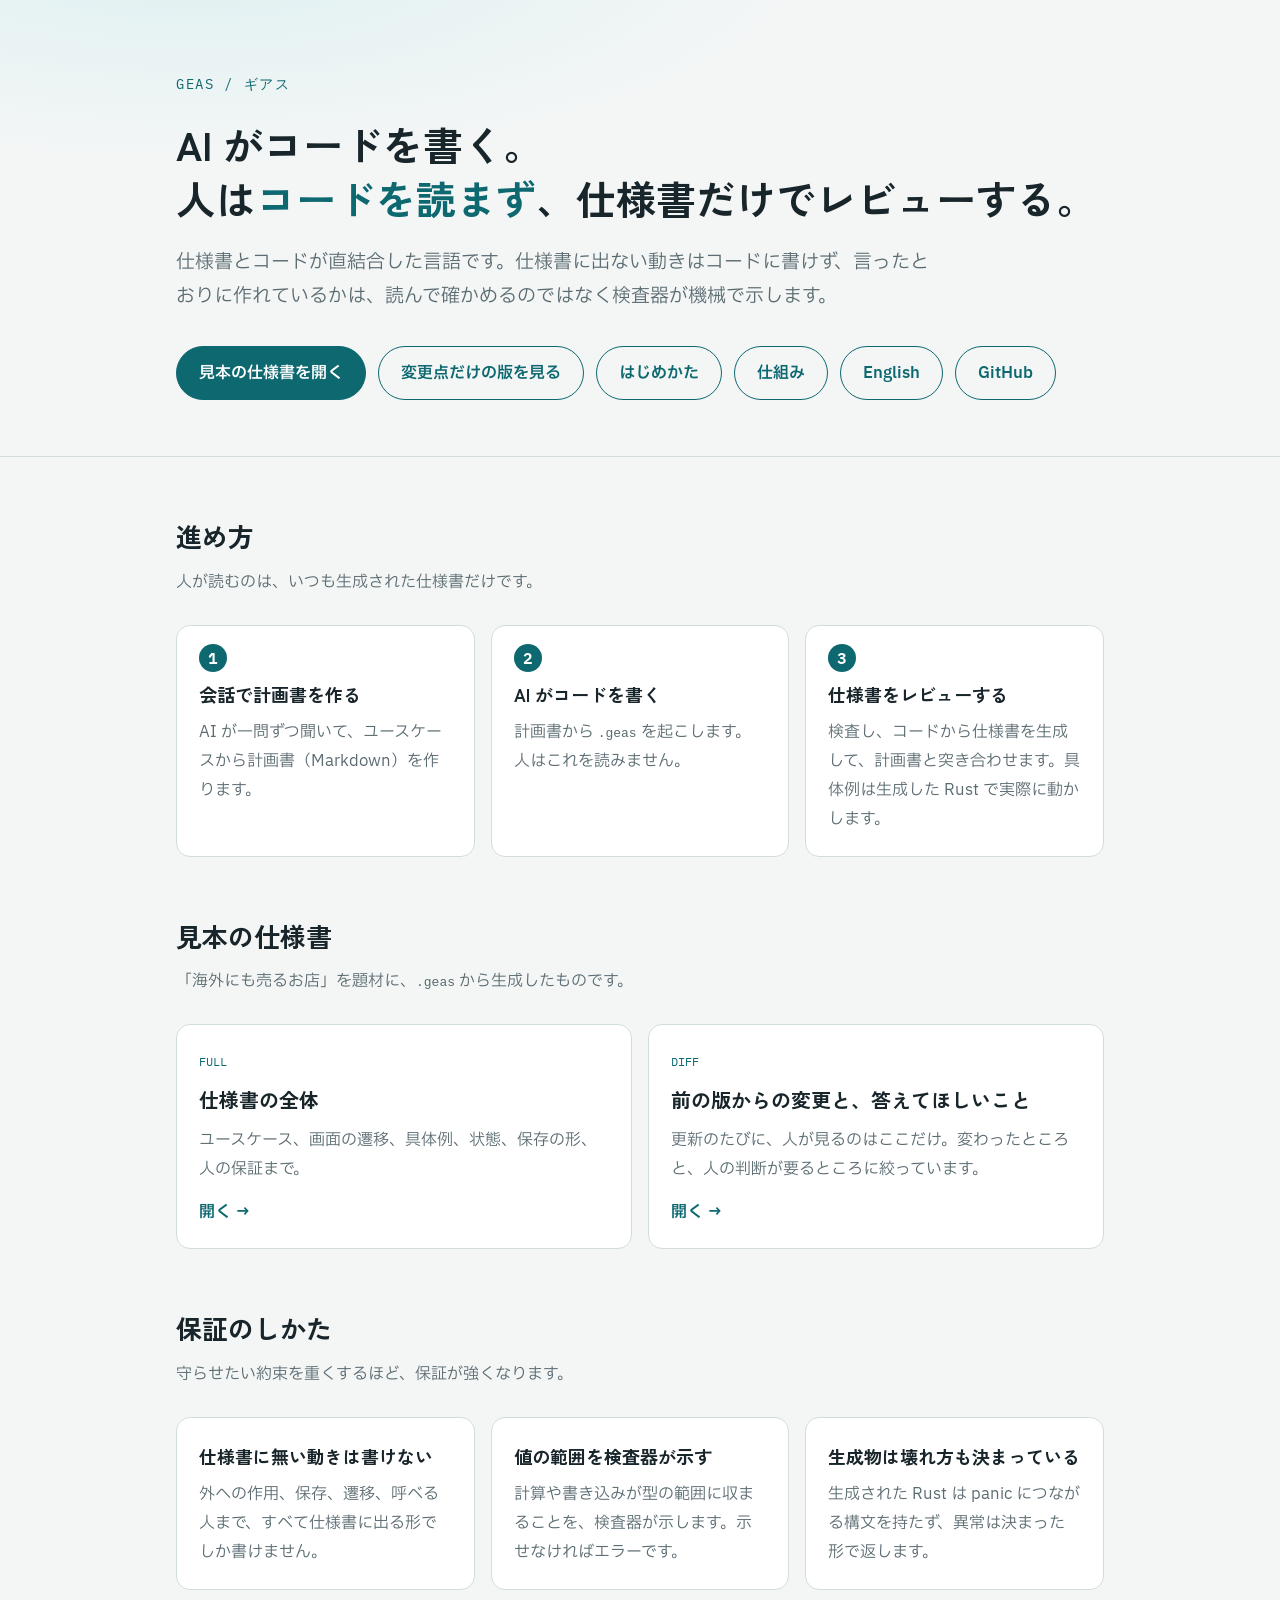
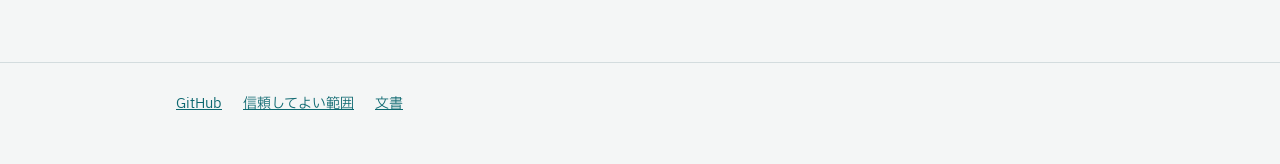
<file: pages/index.html>
<!doctype html>
<html lang="ja"><head><meta charset="utf-8">
<meta name="viewport" content="width=device-width, initial-scale=1">
<title>Geas（ギアス）</title>
<meta name="description" content="AI がコードを書き、人は仕様書だけでレビューできる。それを機械で保証する言語。">
<link rel="preconnect" href="https://fonts.googleapis.com">
<link rel="stylesheet" href="https://fonts.googleapis.com/css2?family=IBM+Plex+Mono:wght@400;500&family=IBM+Plex+Sans+JP:wght@400;500;600&family=Zen+Kaku+Gothic+New:wght@700&display=swap">
<style>
:root {
  --bg: #f4f6f6; --surface: #ffffff; --ink: #18252a; --muted: #5a6b71; --line: #d3dcde;
  --accent: #0d6870; --accent-soft: #dff0f1; --on-accent: #ffffff;
  --font-display: "Zen Kaku Gothic New", "Hiragino Sans", "Noto Sans JP", sans-serif;
  --font-body: "IBM Plex Sans JP", "Hiragino Sans", "Noto Sans JP", "Yu Gothic", sans-serif;
  --font-mono: "IBM Plex Mono", ui-monospace, Menlo, monospace;
}
@media (prefers-color-scheme: dark) { :root {
  --bg: #101618; --surface: #172024; --ink: #e2eaec; --muted: #98a9ae; --line: #2b393d;
  --accent: #5cc0c8; --accent-soft: #15353a; --on-accent: #0b1a1c;
} }
* { box-sizing: border-box; }
body { margin: 0; background: var(--bg); color: var(--ink); font-family: var(--font-body); line-height: 1.8; }
a { color: var(--accent); }
.wrap { max-width: 960px; margin: 0 auto; padding: 0 16px; }
header.hero { padding: 72px 0 56px; background:
  radial-gradient(900px 300px at 15% -10%, var(--accent-soft), transparent 70%); border-bottom: 1px solid var(--line); }
.brand { font-family: var(--font-mono); font-size: 14px; letter-spacing: .12em; color: var(--accent); margin: 0 0 20px; }
h1 { font-family: var(--font-display); font-size: clamp(26px, 5.6vw, 40px); line-height: 1.35; margin: 0 0 20px; }
h1 em { font-style: normal; color: var(--accent); }
.lead { font-size: clamp(16px, 2.4vw, 19px); color: var(--muted); max-width: 40em; margin: 0 0 32px; }
.cta { display: flex; flex-wrap: wrap; gap: 12px; }
.btn { display: inline-block; padding: 12px 22px; border-radius: 999px; text-decoration: none; font-weight: 600; border: 1px solid var(--accent); }
.btn.primary { background: var(--accent); color: var(--on-accent); }
.btn.ghost { color: var(--accent); background: transparent; }
.btn:hover { filter: brightness(1.08); }
section { padding: 56px 0 0; }
h2 { font-family: var(--font-display); font-size: 26px; margin: 0 0 8px; }
.sub { color: var(--muted); margin: 0 0 28px; }
.grid { display: grid; gap: 16px; }
.g3 { grid-template-columns: repeat(auto-fit, minmax(240px, 1fr)); }
.g2 { grid-template-columns: repeat(auto-fit, minmax(300px, 1fr)); }
.card { background: var(--surface); border: 1px solid var(--line); border-radius: 14px; padding: 22px; }
.card h3 { margin: 0 0 8px; font-size: 18px; font-family: var(--font-display); }
.card p { margin: 0; color: var(--muted); }
.step { counter-increment: s; position: relative; padding-top: 52px; }
.step::before { content: counter(s); position: absolute; top: 18px; left: 22px; width: 28px; height: 28px; border-radius: 50%;
  background: var(--accent); color: var(--on-accent); display: grid; place-items: center; font-weight: 600; font-family: var(--font-mono); }
.steps { counter-reset: s; }
.doc { display: block; text-decoration: none; color: inherit; transition: transform .15s, border-color .15s; }
.doc:hover { transform: translateY(-2px); border-color: var(--accent); }
.doc .tag { font-family: var(--font-mono); font-size: 12px; color: var(--accent); }
.doc h3 { font-size: 20px; margin: 6px 0 8px; }
.doc .go { margin-top: 14px; display: inline-block; color: var(--accent); font-weight: 600; }
footer { margin-top: 72px; padding: 28px 0 48px; border-top: 1px solid var(--line); color: var(--muted); font-size: 14px; }
footer a { margin-right: 18px; }
</style></head>
<body>
<header class="hero"><div class="wrap">
  <p class="brand">GEAS / ギアス</p>
  <h1>AI がコードを書く。<br>人は<em>コードを読まず</em>、仕様書だけでレビューする。</h1>
  <p class="lead">仕様書とコードが直結合した言語です。仕様書に出ない動きはコードに書けず、言ったとおりに作れているかは、読んで確かめるのではなく検査器が機械で示します。</p>
  <div class="cta">
    <a class="btn primary" href="overseas_shop.html">見本の仕様書を開く</a>
    <a class="btn ghost" href="overseas_shop_changes.html">変更点だけの版を見る</a>
    <a class="btn ghost" href="docs/getting-started.html">はじめかた</a>
    <a class="btn ghost" href="docs/how-it-works.html">仕組み</a>
    <a class="btn ghost" href="en/">English</a>
    <a class="btn ghost" href="https://github.com/tazyamah/geas">GitHub</a>
  </div>
</div></header>

<main class="wrap">
<section>
  <h2>進め方</h2>
  <p class="sub">人が読むのは、いつも生成された仕様書だけです。</p>
  <div class="grid g3 steps">
    <div class="card step"><h3>会話で計画書を作る</h3><p>AI が一問ずつ聞いて、ユースケースから計画書（Markdown）を作ります。</p></div>
    <div class="card step"><h3>AI がコードを書く</h3><p>計画書から <code>.geas</code> を起こします。人はこれを読みません。</p></div>
    <div class="card step"><h3>仕様書をレビューする</h3><p>検査し、コードから仕様書を生成して、計画書と突き合わせます。具体例は生成した Rust で実際に動かします。</p></div>
  </div>
</section>

<section>
  <h2>見本の仕様書</h2>
  <p class="sub">「海外にも売るお店」を題材に、<code>.geas</code> から生成したものです。</p>
  <div class="grid g2">
    <a class="card doc" href="overseas_shop.html"><span class="tag">FULL</span><h3>仕様書の全体</h3>
      <p>ユースケース、画面の遷移、具体例、状態、保存の形、人の保証まで。</p><span class="go">開く →</span></a>
    <a class="card doc" href="overseas_shop_changes.html"><span class="tag">DIFF</span><h3>前の版からの変更と、答えてほしいこと</h3>
      <p>更新のたびに、人が見るのはここだけ。変わったところと、人の判断が要るところに絞っています。</p><span class="go">開く →</span></a>
  </div>
</section>

<section>
  <h2>保証のしかた</h2>
  <p class="sub">守らせたい約束を重くするほど、保証が強くなります。</p>
  <div class="grid g3">
    <div class="card"><h3>仕様書に無い動きは書けない</h3><p>外への作用、保存、遷移、呼べる人まで、すべて仕様書に出る形でしか書けません。</p></div>
    <div class="card"><h3>値の範囲を検査器が示す</h3><p>計算や書き込みが型の範囲に収まることを、検査器が示します。示せなければエラーです。</p></div>
    <div class="card"><h3>生成物は壊れ方も決まっている</h3><p>生成された Rust は panic につながる構文を持たず、異常は決まった形で返します。</p></div>
  </div>
</section>
</main>

<footer><div class="wrap">
  <a href="https://github.com/tazyamah/geas">GitHub</a>
  <a href="docs/why-spec-and-code-dont-drift.html">信頼してよい範囲</a>
  <a href="docs/">文書</a>
</div></footer>
</body></html>
</file>
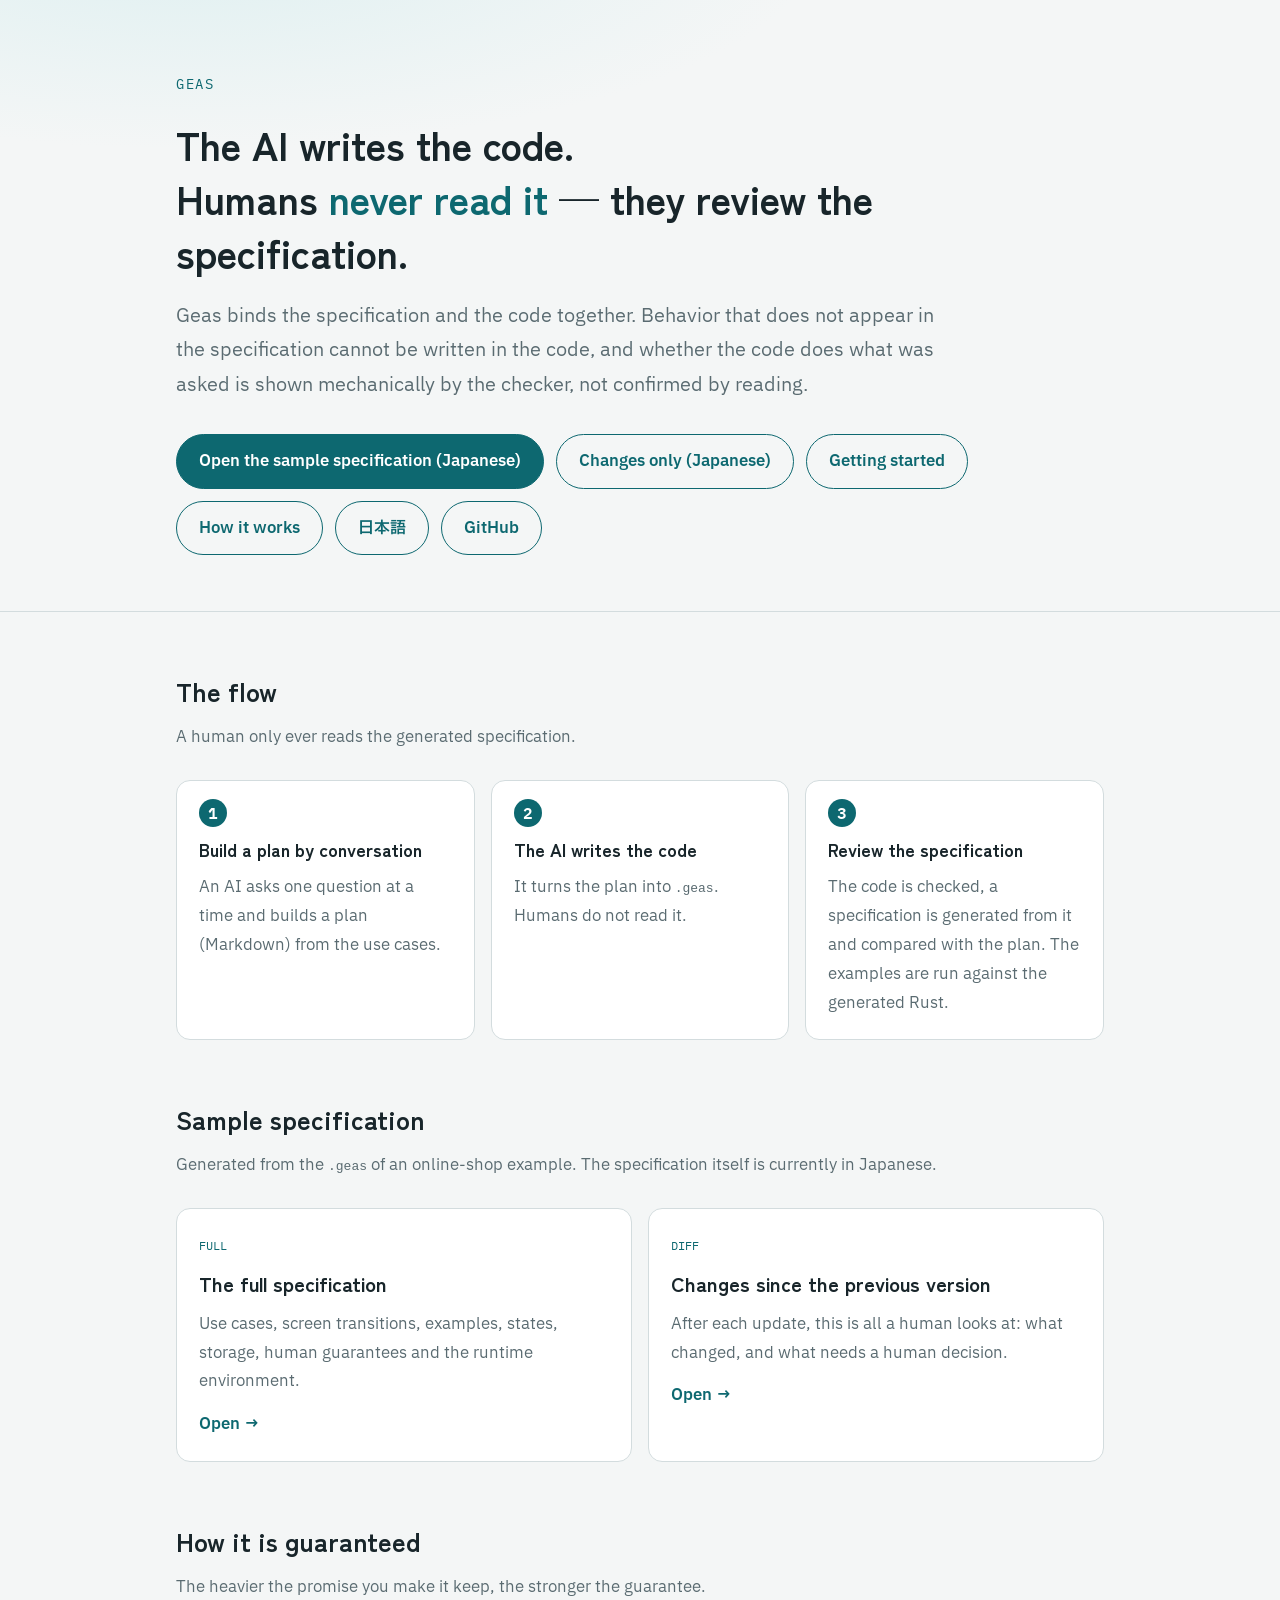
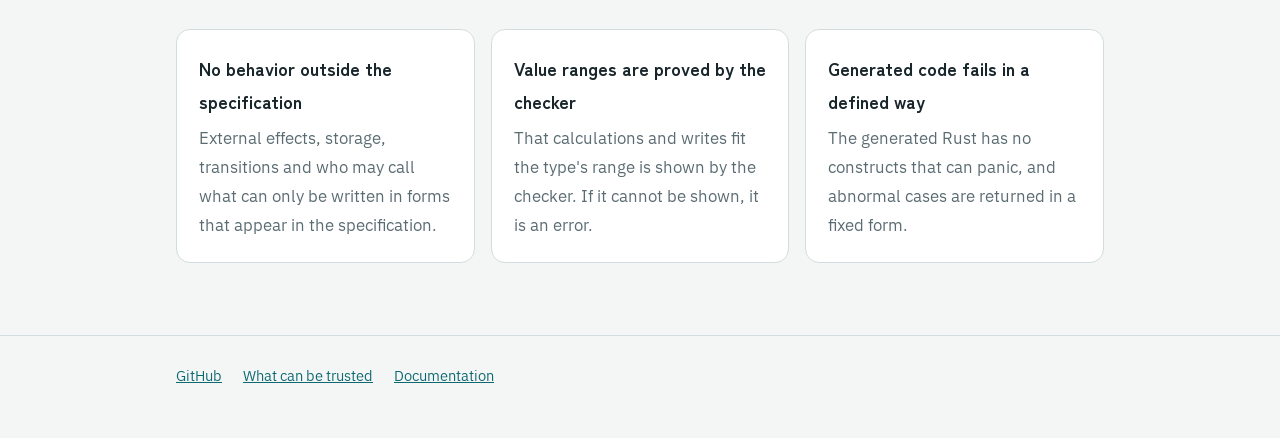
<file: pages/index.en.html>
<!doctype html>
<html lang="en"><head><meta charset="utf-8">
<meta name="viewport" content="width=device-width, initial-scale=1">
<title>Geas</title>
<meta name="description" content="An AI writes the code; a human reviews only the specification. A language that guarantees it mechanically.">
<link rel="preconnect" href="https://fonts.googleapis.com">
<link rel="stylesheet" href="https://fonts.googleapis.com/css2?family=IBM+Plex+Mono:wght@400;500&family=IBM+Plex+Sans+JP:wght@400;500;600&family=Zen+Kaku+Gothic+New:wght@700&display=swap">
<style>
:root {
  --bg: #f4f6f6; --surface: #ffffff; --ink: #18252a; --muted: #5a6b71; --line: #d3dcde;
  --accent: #0d6870; --accent-soft: #dff0f1; --on-accent: #ffffff;
  --font-display: "Zen Kaku Gothic New", "Hiragino Sans", "Noto Sans JP", sans-serif;
  --font-body: "IBM Plex Sans JP", "Hiragino Sans", "Noto Sans JP", "Yu Gothic", sans-serif;
  --font-mono: "IBM Plex Mono", ui-monospace, Menlo, monospace;
}
@media (prefers-color-scheme: dark) { :root {
  --bg: #101618; --surface: #172024; --ink: #e2eaec; --muted: #98a9ae; --line: #2b393d;
  --accent: #5cc0c8; --accent-soft: #15353a; --on-accent: #0b1a1c;
} }
* { box-sizing: border-box; }
body { margin: 0; background: var(--bg); color: var(--ink); font-family: var(--font-body); line-height: 1.8; }
a { color: var(--accent); }
.wrap { max-width: 960px; margin: 0 auto; padding: 0 16px; }
header.hero { padding: 72px 0 56px; background:
  radial-gradient(900px 300px at 15% -10%, var(--accent-soft), transparent 70%); border-bottom: 1px solid var(--line); }
.brand { font-family: var(--font-mono); font-size: 14px; letter-spacing: .12em; color: var(--accent); margin: 0 0 20px; }
h1 { font-family: var(--font-display); font-size: clamp(26px, 5.6vw, 40px); line-height: 1.35; margin: 0 0 20px; }
h1 em { font-style: normal; color: var(--accent); }
.lead { font-size: clamp(16px, 2.4vw, 19px); color: var(--muted); max-width: 40em; margin: 0 0 32px; }
.cta { display: flex; flex-wrap: wrap; gap: 12px; }
.btn { display: inline-block; padding: 12px 22px; border-radius: 999px; text-decoration: none; font-weight: 600; border: 1px solid var(--accent); }
.btn.primary { background: var(--accent); color: var(--on-accent); }
.btn.ghost { color: var(--accent); background: transparent; }
.btn:hover { filter: brightness(1.08); }
section { padding: 56px 0 0; }
h2 { font-family: var(--font-display); font-size: 26px; margin: 0 0 8px; }
.sub { color: var(--muted); margin: 0 0 28px; }
.grid { display: grid; gap: 16px; }
.g3 { grid-template-columns: repeat(auto-fit, minmax(240px, 1fr)); }
.g2 { grid-template-columns: repeat(auto-fit, minmax(300px, 1fr)); }
.card { background: var(--surface); border: 1px solid var(--line); border-radius: 14px; padding: 22px; }
.card h3 { margin: 0 0 8px; font-size: 18px; font-family: var(--font-display); }
.card p { margin: 0; color: var(--muted); }
.step { counter-increment: s; position: relative; padding-top: 52px; }
.step::before { content: counter(s); position: absolute; top: 18px; left: 22px; width: 28px; height: 28px; border-radius: 50%;
  background: var(--accent); color: var(--on-accent); display: grid; place-items: center; font-weight: 600; font-family: var(--font-mono); }
.steps { counter-reset: s; }
.doc { display: block; text-decoration: none; color: inherit; transition: transform .15s, border-color .15s; }
.doc:hover { transform: translateY(-2px); border-color: var(--accent); }
.doc .tag { font-family: var(--font-mono); font-size: 12px; color: var(--accent); }
.doc h3 { font-size: 20px; margin: 6px 0 8px; }
.doc .go { margin-top: 14px; display: inline-block; color: var(--accent); font-weight: 600; }
footer { margin-top: 72px; padding: 28px 0 48px; border-top: 1px solid var(--line); color: var(--muted); font-size: 14px; }
footer a { margin-right: 18px; }
</style></head>
<body>
<header class="hero"><div class="wrap">
  <p class="brand">GEAS</p>
  <h1>The AI writes the code.<br>Humans <em>never read it</em> — they review the specification.</h1>
  <p class="lead">Geas binds the specification and the code together. Behavior that does not appear in the specification cannot be written in the code, and whether the code does what was asked is shown mechanically by the checker, not confirmed by reading.</p>
  <div class="cta">
    <a class="btn primary" href="../overseas_shop.html">Open the sample specification (Japanese)</a>
    <a class="btn ghost" href="../overseas_shop_changes.html">Changes only (Japanese)</a>
    <a class="btn ghost" href="docs/getting-started.html">Getting started</a>
    <a class="btn ghost" href="docs/how-it-works.html">How it works</a>
    <a class="btn ghost" href="../">日本語</a>
    <a class="btn ghost" href="https://github.com/tazyamah/geas">GitHub</a>
  </div>
</div></header>

<main class="wrap">
<section>
  <h2>The flow</h2>
  <p class="sub">A human only ever reads the generated specification.</p>
  <div class="grid g3 steps">
    <div class="card step"><h3>Build a plan by conversation</h3><p>An AI asks one question at a time and builds a plan (Markdown) from the use cases.</p></div>
    <div class="card step"><h3>The AI writes the code</h3><p>It turns the plan into <code>.geas</code>. Humans do not read it.</p></div>
    <div class="card step"><h3>Review the specification</h3><p>The code is checked, a specification is generated from it and compared with the plan. The examples are run against the generated Rust.</p></div>
  </div>
</section>

<section>
  <h2>Sample specification</h2>
  <p class="sub">Generated from the <code>.geas</code> of an online-shop example. The specification itself is currently in Japanese.</p>
  <div class="grid g2">
    <a class="card doc" href="../overseas_shop.html"><span class="tag">FULL</span><h3>The full specification</h3>
      <p>Use cases, screen transitions, examples, states, storage, human guarantees and the runtime environment.</p><span class="go">Open →</span></a>
    <a class="card doc" href="../overseas_shop_changes.html"><span class="tag">DIFF</span><h3>Changes since the previous version</h3>
      <p>After each update, this is all a human looks at: what changed, and what needs a human decision.</p><span class="go">Open →</span></a>
  </div>
</section>

<section>
  <h2>How it is guaranteed</h2>
  <p class="sub">The heavier the promise you make it keep, the stronger the guarantee.</p>
  <div class="grid g3">
    <div class="card"><h3>No behavior outside the specification</h3><p>External effects, storage, transitions and who may call what can only be written in forms that appear in the specification.</p></div>
    <div class="card"><h3>Value ranges are proved by the checker</h3><p>That calculations and writes fit the type's range is shown by the checker. If it cannot be shown, it is an error.</p></div>
    <div class="card"><h3>Generated code fails in a defined way</h3><p>The generated Rust has no constructs that can panic, and abnormal cases are returned in a fixed form.</p></div>
  </div>
</section>
</main>

<footer><div class="wrap">
  <a href="https://github.com/tazyamah/geas">GitHub</a>
  <a href="docs/how-it-works.html">What can be trusted</a>
  <a href="docs/">Documentation</a>
</div></footer>
</body></html>
</file>
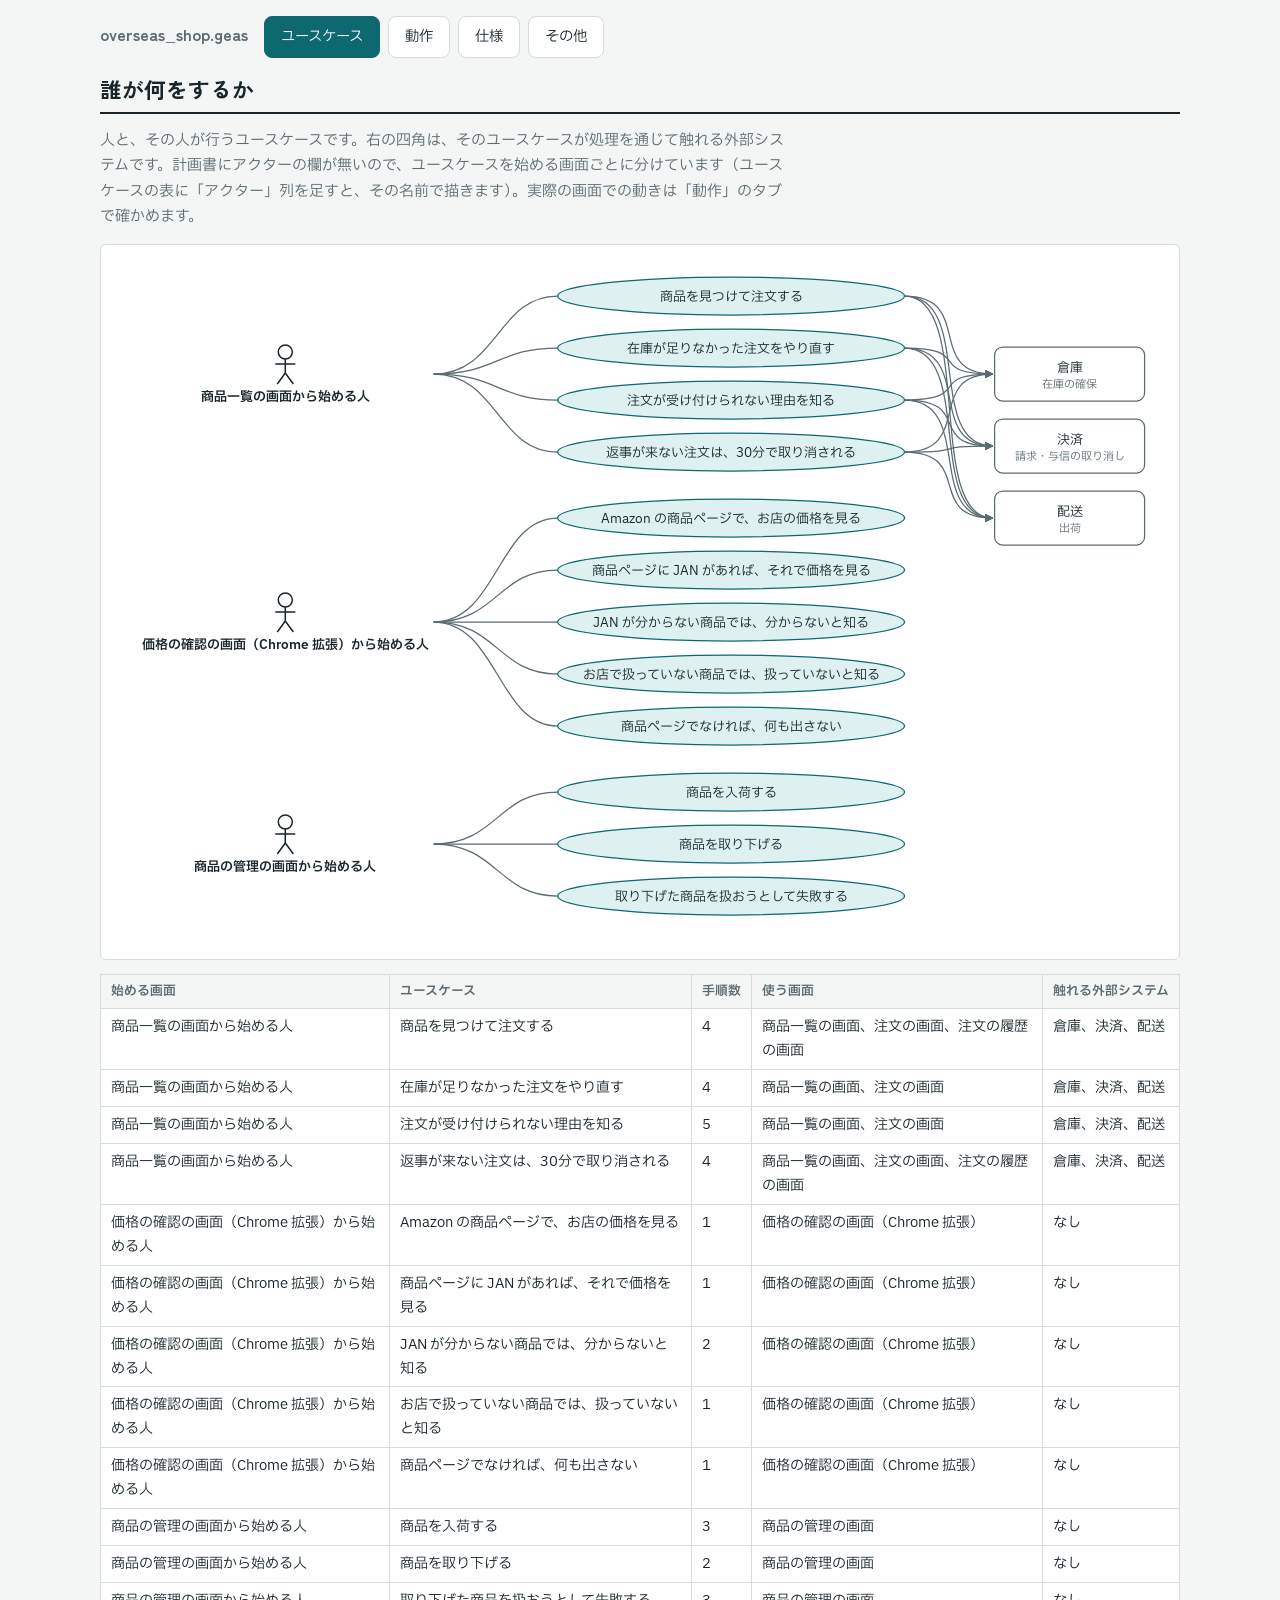
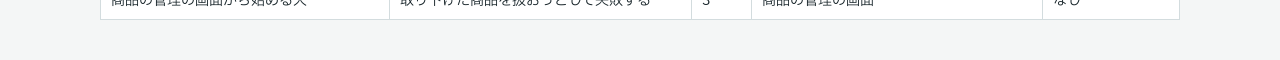
<file: tests/fixtures/overseas_shop/overseas_shop_review.html>
<!doctype html>
<html lang="ja"><head><meta charset="utf-8"><meta name="viewport" content="width=device-width, initial-scale=1, viewport-fit=cover">
<title>仕様書 （overseas_shop.geas）</title>
<meta name="claude:viewport-fit-sides" content="cover">
<link rel="preconnect" href="https://fonts.googleapis.com">
<link rel="stylesheet" href="https://fonts.googleapis.com/css2?family=IBM+Plex+Mono:wght@400;500&family=IBM+Plex+Sans+JP:wght@400;500;600&family=Zen+Kaku+Gothic+New:wght@700&display=swap">
<style>
/* レイアウト：一段組みの読み物。上から「問い → 変更 → 全体像（図）→ 詳細（表）」の順に降りていく */
:root {
  --bg: #f4f6f6; --surface: #ffffff; --ink: #18252a; --muted: #5a6b71; --line: #d3dcde;
  --accent: #0d6870; --accent-soft: #dff0f1;
  --add: #1d7a3c; --add-soft: #e2f3e6; --remove: #b42a20; --remove-soft: #fbe6e3; --ask: #8a5800; --ask-soft: #fbefd5;
  --font-display: "Zen Kaku Gothic New", "Hiragino Sans", "Noto Sans JP", sans-serif;
  --font-body: "IBM Plex Sans JP", "Hiragino Sans", "Noto Sans JP", "Yu Gothic", sans-serif;
  --font-mono: "IBM Plex Mono", ui-monospace, "SFMono-Regular", Menlo, monospace;
}
@media (prefers-color-scheme: dark) { :root:not([data-theme="light"]) {
  --bg: #101618; --surface: #172024; --ink: #e2eaec; --muted: #98a9ae; --line: #2b393d;
  --accent: #5cc0c8; --accent-soft: #15353a;
  --add: #6fcf8e; --add-soft: #163322; --remove: #ff8b80; --remove-soft: #3c1c1a; --ask: #efbe5c; --ask-soft: #382a10;
  color-scheme: dark; } }
:root[data-theme="dark"] {
  --bg: #101618; --surface: #172024; --ink: #e2eaec; --muted: #98a9ae; --line: #2b393d;
  --accent: #5cc0c8; --accent-soft: #15353a;
  --add: #6fcf8e; --add-soft: #163322; --remove: #ff8b80; --remove-soft: #3c1c1a; --ask: #efbe5c; --ask-soft: #382a10;
  color-scheme: dark; }
body { background: var(--bg); color: var(--ink); font-family: var(--font-body); font-size: 15px; line-height: 1.7; margin: 0; }
.page { max-width: 1080px; margin: 0 auto; padding-block: 32px 64px;
  padding-left: max(16px, env(safe-area-inset-left, 0px)); padding-right: max(16px, env(safe-area-inset-right, 0px));
  display: flex; flex-direction: column; gap: 40px; }
h1, h2, h3 { font-family: var(--font-display); text-wrap: balance; line-height: 1.35; margin: 0; }
h1 { font-size: 2rem; }
h2 { font-size: 1.35rem; padding-bottom: 8px; border-bottom: 2px solid var(--ink); }
h3 { font-size: 1.05rem; margin-top: 8px; }
h4 { font-size: .85rem; margin: 0 0 6px; color: var(--muted); letter-spacing: .06em; }
section { display: flex; flex-direction: column; gap: 14px; min-width: 0; }
.top { display: flex; flex-direction: column; gap: 10px; }
.eyebrow { margin: 0; font-size: .78rem; letter-spacing: .14em; color: var(--accent); font-weight: 600; }
.meta { display: flex; flex-wrap: wrap; gap: 8px 16px; align-items: center; color: var(--muted); font-variant-numeric: tabular-nums; }
nav { display: flex; flex-wrap: wrap; gap: 6px; margin-top: 4px; }
nav a { font-size: .85rem; color: var(--accent); text-decoration: none; padding: 3px 10px; border: 1px solid var(--line); border-radius: 999px; background: var(--surface); }
nav a:hover, nav a:focus-visible { border-color: var(--accent); outline: none; }
.lead { margin: 0; color: var(--muted); max-width: 46em; }
.muted { color: var(--muted); }
.chip { display: inline-block; font-size: .75rem; font-weight: 600; letter-spacing: .06em; padding: 1px 10px; border-radius: 999px; }
.chip.ok { background: var(--add-soft); color: var(--add); }
.chip.reject { background: var(--remove-soft); color: var(--remove); }
.chip.ask { background: var(--ask-soft); color: var(--ask); }
.chip.tested { background: var(--accent-soft); color: var(--accent); }
.vs { font-size: .82rem; margin-top: 4px; display: flex; gap: 6px; align-items: center; flex-wrap: wrap; }
.cards { display: grid; grid-template-columns: repeat(auto-fill, minmax(300px, 1fr)); gap: 12px; }
.card { background: var(--surface); border: 1px solid var(--line); border-left: 4px solid var(--line); border-radius: 6px; padding: 14px 16px;
  display: flex; flex-direction: column; gap: 8px; align-items: flex-start; min-width: 0; }
.card.reject { border-left-color: var(--remove); }
.card.ask { border-left-color: var(--ask); }
.card .ctx { margin: 0; font-size: .82rem; color: var(--muted); }
.card .q { margin: 0; font-size: 1.05rem; font-weight: 600; }
.card .detail { margin: 0; font-size: .85rem; color: var(--muted); }
.chips { display: flex; gap: 8px; align-items: center; }
.qno { font-size: .75rem; color: var(--muted); font-variant-numeric: tabular-nums; }
.how { margin: 4px 0 0; display: grid; grid-template-columns: auto 1fr; gap: 2px 10px; font-size: .8rem; border-top: 1px dashed var(--line); padding-top: 8px; width: 100%; }
.how dt { color: var(--muted); white-space: nowrap; }
.how dd { margin: 0; }
.kvs { display: flex; flex-wrap: wrap; gap: 6px; }
.kv { display: inline-flex; font-size: .8rem; border: 1px solid var(--line); border-radius: 4px; overflow: hidden; }
.kv .k { padding: 1px 6px; background: var(--bg); color: var(--muted); }
.kv .v { padding: 1px 8px; font-family: var(--font-mono); font-variant-numeric: tabular-nums; }
.scroll { overflow-x: auto; max-width: 100%; }
.figure { background: var(--surface); border: 1px solid var(--line); border-radius: 6px; padding: 8px; }
table.grid { border-collapse: collapse; width: 100%; background: var(--surface); font-size: .88rem; font-variant-numeric: tabular-nums; }
table.grid th, table.grid td { border: 1px solid var(--line); padding: 6px 10px; text-align: left; vertical-align: top; }
table.grid thead th { background: var(--bg); font-weight: 600; font-size: .8rem; color: var(--muted); white-space: nowrap; }
table.grid td.num, table.grid th.num { width: 3em; text-align: center; color: var(--muted); }
table.grid tr.added td, table.grid td.added { background: var(--add-soft); }
table.grid tr.gap td { background: var(--ask-soft); }
table.grid td.ask { background: var(--ask-soft); color: var(--ask); font-weight: 600; }
table.grid td.reject { background: var(--remove-soft); color: var(--remove); font-weight: 600; }
table.grid td.go { color: var(--accent); }
table.grid td.out, table.grid th.out { border-left: 2px solid var(--ink); }
table.grid td.was { color: var(--remove); }
table.grid td.now { color: var(--add); font-weight: 600; }
table.matrix th[scope=row] { white-space: nowrap; background: var(--bg); }
details summary { cursor: pointer; color: var(--muted); font-size: .85rem; margin: 2px 0 6px; }
.note { margin: 0; font-size: .85rem; padding: 6px 10px; border-radius: 4px; }
.note.reject { background: var(--remove-soft); color: var(--remove); }
ul.plain { margin: 0; padding-left: 1.2em; }
ul.plain li { margin: 2px 0; }
.ensures .formula { font-family: var(--font-mono); margin-left: 12px; }
.cgroups { display: grid; grid-template-columns: repeat(auto-fill, minmax(320px, 1fr)); gap: 16px; }
.cgroup { min-width: 0; }
.clist { list-style: none; margin: 0; padding: 0; display: flex; flex-direction: column; gap: 4px; font-size: .88rem; }
.clist li { display: flex; gap: 8px; padding: 4px 8px; border-radius: 4px; overflow-wrap: anywhere; }
.clist li.added { background: var(--add-soft); }
.clist li.removed { background: var(--remove-soft); text-decoration: line-through; text-decoration-color: var(--remove); }
.clist li.changed { background: var(--ask-soft); }
.clist .sign { font-family: var(--font-mono); font-weight: 600; width: 1em; flex: none; }
.clist li.added .sign { color: var(--add); }
.clist li.removed .sign { color: var(--remove); }
footer { border-top: 1px solid var(--line); padding-top: 16px; font-size: .8rem; color: var(--muted); }
footer p { margin: 0 0 6px; max-width: 60em; }
code { font-family: var(--font-mono); font-size: .85em; }
svg.diagram { display: block; font-family: var(--font-body); font-size: 13px; }
svg.diagram text { fill: var(--ink); }
svg.diagram .node rect { fill: var(--surface); stroke: var(--muted); stroke-width: 1.25; }
svg.diagram .node rect.inner { fill: none; stroke-width: 1; }
svg.diagram .node.step path { fill: var(--surface); stroke: var(--muted); stroke-width: 1.25; }
svg.diagram .node.step.final rect { stroke: var(--accent); stroke-width: 2; }
svg.diagram .steplabel { font-size: 11.5px; fill: var(--muted); }
svg.diagram .node.start rect { stroke: var(--accent); stroke-width: 2; }
svg.diagram .node.outside rect { fill: none; stroke-dasharray: 3 3; }
svg.diagram .node.added rect { fill: var(--add-soft); stroke: var(--add); }
svg.diagram .node.removed rect { fill: var(--remove-soft); stroke: var(--remove); stroke-dasharray: 4 3; }
svg.diagram .edge { fill: none; stroke: var(--muted); stroke-width: 1.25; }
svg.diagram .edge.added { stroke: var(--add); stroke-width: 2; }
svg.diagram .edge.removed { stroke: var(--remove); stroke-dasharray: 5 4; }
svg.diagram .arrowhead { fill: var(--muted); }
svg.diagram .arrowhead.added { fill: var(--add); }
svg.diagram .arrowhead.removed { fill: var(--remove); }
svg.diagram .elabel rect { fill: var(--surface); }
svg.diagram .elabel text { font-size: 11.5px; fill: var(--muted); }
svg.diagram .elabel.added text { fill: var(--add); font-weight: 600; }
svg.diagram .elabel.removed text { fill: var(--remove); text-decoration: line-through; }
svg.diagram .usecase ellipse { fill: var(--accent-soft); stroke: var(--accent); stroke-width: 1.25; }
svg.diagram .usecase.added ellipse { fill: var(--add-soft); stroke: var(--add); stroke-width: 2; }
svg.diagram .usecase.removed ellipse { fill: var(--remove-soft); stroke: var(--remove); stroke-dasharray: 4 3; }
svg.diagram .actor circle, svg.diagram .actor path { fill: none; stroke: var(--ink); stroke-width: 1.5; }
svg.diagram .actor text { font-weight: 600; }
svg.diagram text.sub { font-size: 11px; fill: var(--muted); }
svg.diagram .lifeline { fill: none; stroke: var(--line); stroke-width: 1.25; stroke-dasharray: 3 4; }
svg.diagram .msg { fill: none; stroke: var(--muted); stroke-width: 1.25; }
svg.diagram .msg.reject { stroke: var(--remove); stroke-width: 2; }
svg.diagram .msg.ask { stroke: var(--ask); stroke-width: 2; }
svg.diagram .mlabel text { font-size: 11.5px; }
svg.diagram .mlabel.reject text { fill: var(--remove); font-weight: 600; }
svg.diagram .mlabel.ask text { fill: var(--ask); font-weight: 600; }
svg.diagram .note rect { fill: var(--accent-soft); stroke: var(--accent); stroke-width: 1; }
svg.diagram .note text { font-size: 11.5px; }
svg.diagram .note.reject rect { fill: var(--remove-soft); stroke: var(--remove); stroke-width: 2; }
svg.diagram .note.ask rect { fill: var(--ask-soft); stroke: var(--ask); stroke-width: 2; }
.bad { color: var(--remove); font-weight: 600; }
@media (max-width: 480px) { h1 { font-size: 1.55rem; } .cards { grid-template-columns: 1fr; } }
@media (prefers-reduced-motion: reduce) { * { scroll-behavior: auto !important; } }
/* タブ：ユースケース図／画面の動き／決まりごと…。画面の動きのタブでだけ、レビュー操作パネルが浮く */
.tabs { display: flex; gap: 8px; flex-wrap: wrap; margin-top: 4px; }
.tab { font: inherit; font-size: .9rem; padding: 8px 16px; border: 1px solid var(--line); background: var(--surface); color: var(--ink); border-radius: 8px; cursor: pointer; }
.tab[aria-selected="true"], .tab[aria-pressed="true"] { background: var(--accent); border-color: var(--accent); color: #fff; }
.tab:focus-visible { outline: 2px solid var(--accent); outline-offset: 2px; }
.view { display: flex; flex-direction: column; gap: 40px; min-width: 0; }
.view[hidden] { display: none; }
.devs { display: flex; gap: 8px; }
.top { flex-direction: row; flex-wrap: wrap; align-items: center; gap: 8px 16px; }
.top h1 { font-size: 1rem; font-weight: 600; color: var(--muted); }
.top nav { margin-top: 0; }
.page { padding-block: 12px 40px; gap: 16px; }
#view-act { padding-bottom: 130px; gap: 16px; }
#mock { display: flex; flex-direction: column; height: clamp(300px, calc(100vh - 260px), 820px); }
#mock .in { flex: 1; overflow-y: auto; align-content: start; }
#mock.pc { max-width: none; }
.pick { display: flex; gap: 10px; align-items: center; flex-wrap: wrap; font-size: .85rem; }
.pick label { font-size: .85rem; color: var(--muted); }
.pick select { font: inherit; padding: 6px 10px; border-radius: 8px; border: 1px solid var(--line); background: var(--surface); color: var(--ink); max-width: 100%; }
.sub-view { display: flex; flex-direction: column; gap: 40px; min-width: 0; }
.env { display: grid; gap: 10px; }
.env fieldset { border: 1px solid var(--line); border-radius: 10px; padding: 10px 12px; margin: 0; }
.env legend { font-size: .85rem; color: var(--muted); padding: 0 6px; }
.chips { display: flex; flex-wrap: wrap; gap: 6px; }
.envchip { font-size: .82rem; border: 1px solid var(--line); border-radius: 999px; padding: 2px 10px; background: var(--surface); }
#mock.pc { max-width: none; border-radius: 8px; }
/* geas 独自：画面のモック・レビュー操作パネル・画面デザインの見取り図 */
.sub { color: var(--muted); font-size: .9rem; margin: 0; }
.wfs { display: grid; grid-template-columns: repeat(auto-fit, minmax(240px, 1fr)); gap: 10px; }
.wf { border: 1px solid var(--line); border-radius: 10px; overflow: hidden; background: var(--surface); }
.wf header { padding: 6px 10px; color: #fff; font-size: .9rem; }
.wf .body { padding: 10px; display: grid; gap: 6px; min-height: 90px; }
.wf .bar { background: var(--line); border-radius: 4px; height: 14px; }
.wf .tile { background: var(--line); border-radius: 6px; height: 46px; }
.wf .g { display: grid; grid-template-columns: 1fr 1fr; gap: 6px; }
.wf .btn { border-radius: 6px; height: 22px; }
.wf.dark { background: #1b1b1b; }
.wf.dark .bar, .wf.dark .tile { background: #3a3a3a; }
#mock { width: 100%; position: relative; border: 2px solid var(--line); border-radius: 18px; max-width: 400px; margin: .6em auto; background: #fff; color: #18252a; overflow: hidden; }
#mock.dark { background: #1b1b1b; color: #eee; }
#mock header { padding: 10px 12px; color: #fff; display: flex; gap: 8px; align-items: center; }
#mock header b { flex: 1; }
#mock .in { padding: 12px; display: grid; gap: 10px; }
#mock .ucid { position: absolute; left: 6px; top: 2px; font-size: .62rem; opacity: .45; color: #fff; z-index: 1; }
#mock button, #mock input { font: inherit; }
#mock button { border: 0; border-radius: 8px; padding: 8px 12px; color: #fff; }
#mock input { box-sizing: border-box; padding: 7px; border: 1px solid #8886; border-radius: 6px; width: 100%; background: transparent; color: inherit; }
#mock label { font-size: .8rem; opacity: .8; display: block; }
#mock table { border-collapse: collapse; font-size: .85rem; width: 100%; }
#mock th, #mock td { border: 1px solid #8884; padding: 4px 6px; text-align: left; vertical-align: top; }
#mock .lay-grid .shows { display: grid; grid-template-columns: 1fr; gap: 8px; }
#mock.pc .lay-grid .shows { grid-template-columns: 1fr 1fr; }
#mock .banner { border-radius: 8px; padding: 6px 10px; font-size: .82rem; background: #fbf0d4; color: #6b4700; }
#mock.dark .banner { background: #3a2f12; color: #f0c36a; }
.hl { outline: 5px solid #ffd400 !important; outline-offset: 2px; box-shadow: 0 0 0 9px rgba(255, 212, 0, .45) !important; animation: hl 1.2s ease-in-out infinite; }
@keyframes hl { 50% { box-shadow: 0 0 0 14px rgba(255, 212, 0, .15); } }
@media (prefers-reduced-motion: reduce) { .hl { animation: none; } }
.sc { margin: 0; }
#pad { position: fixed; left: 0; right: 0; bottom: 0; z-index: 20; background: var(--surface); border-top: 2px solid var(--line); box-shadow: 0 -4px 14px rgba(0, 0, 0, .18);
  padding: 8px max(12px, env(safe-area-inset-right, 0px)) calc(8px + env(safe-area-inset-bottom, 0px)) max(12px, env(safe-area-inset-left, 0px)); }
#pad .l { display: flex; justify-content: space-between; gap: 8px; font-size: .78rem; color: var(--muted); margin-bottom: 4px; }
#pad .l span:first-child { min-width: 0; overflow: hidden; text-overflow: ellipsis; white-space: nowrap; }
#pad .r { display: flex; gap: 6px; align-items: center; flex-wrap: wrap; }
#pad select { flex: 1 1 150px; min-width: 0; font: inherit; font-size: .88rem; padding: 6px; border-radius: 8px; border: 1px solid var(--line); background: var(--bg); color: var(--ink); }
#pad button { font: inherit; font-size: .88rem; padding: 7px 12px; border-radius: 8px; border: 1px solid var(--line); background: var(--bg); color: var(--ink); cursor: pointer; }
#pad .go, #pad .okb { background: var(--accent); color: #fff; border-color: var(--accent); }
#pad .okb { background: var(--add); border-color: var(--add); }
#pad .ngb { color: var(--remove); border-color: var(--remove); }
#pad #bNet.off { background: var(--ask-soft); color: var(--ask); border-color: var(--ask); }
#pad .ng { display: flex; gap: 6px; margin-top: 6px; }
#pad .ng input { flex: 1; min-width: 0; font: inherit; padding: 6px; border-radius: 8px; border: 1px solid var(--line); background: var(--bg); color: var(--ink); }
#ngs li { margin: .3em 0; }

.intro p { margin: 0 0 .6em; }
.chat { display: flex; flex-direction: column; gap: 10px; max-width: 640px; }
.bub { max-width: 88%; padding: 8px 12px; border-radius: 14px; border: 1px solid var(--line); background: var(--surface); }
.bub.me { align-self: flex-end; background: var(--accent); border-color: var(--accent); color: #fff; }
.bub.tool { align-self: center; max-width: 100%; background: var(--bg); font-size: .85rem; color: var(--muted); }
.bub .who { display: block; font-size: .72rem; opacity: .7; margin-bottom: 2px; }
.bub .call { margin-top: 6px; padding: 4px 8px; border-radius: 8px; background: var(--bg); color: var(--ink); font-size: .82rem; }
.bub .call.bad { background: var(--ask-soft); color: var(--ask); font-weight: 600; }
[hidden] { display: none !important; }
</style>
</head><body><div class="page"><header class="top"><h1>overseas_shop.geas</h1><div class="tabs" role="tablist"><button class="tab" role="tab" id="t-uc" aria-selected="true" data-view="uc">ユースケース</button><button class="tab" role="tab" id="t-act" aria-selected="false" data-view="act">動作</button><button class="tab" role="tab" id="t-spec" aria-selected="false" data-view="spec">仕様</button><button class="tab" role="tab" id="t-etc" aria-selected="false" data-view="etc">その他</button></div></header><div class="view" id="view-uc"><section id="usecases"><h2>誰が何をするか</h2><p class="lead">人と、その人が行うユースケースです。右の四角は、そのユースケースが処理を通じて触れる外部システムです。計画書にアクターの欄が無いので、ユースケースを始める画面ごとに分けています（ユースケースの表に「アクター」列を足すと、その名前で描きます）。実際の画面での動きは「動作」のタブで確かめます。</p><div class="scroll figure"><svg class="diagram" viewBox="0 0 1060 698" width="1060" height="698" role="img" aria-label="ユースケース図"><defs><marker id="arrow1-same" viewBox="0 0 10 10" refX="9" refY="5" markerWidth="7" markerHeight="7" orient="auto-start-reverse"><path class="arrowhead same" d="M0 0L10 5L0 10z"/></marker><marker id="arrow1-added" viewBox="0 0 10 10" refX="9" refY="5" markerWidth="7" markerHeight="7" orient="auto-start-reverse"><path class="arrowhead added" d="M0 0L10 5L0 10z"/></marker><marker id="arrow1-removed" viewBox="0 0 10 10" refX="9" refY="5" markerWidth="7" markerHeight="7" orient="auto-start-reverse"><path class="arrowhead removed" d="M0 0L10 5L0 10z"/></marker></defs><path class="edge same" d="M324.59999999999997 121.0 C388.59999999999997 121.0 388.5999999999999 43.0 448.5999999999999 43.0"/><g class="usecase same"><ellipse cx="622.0999999999999" cy="43.0" rx="173.5" ry="19.0"/><text x="622.0999999999999" y="48.3" text-anchor="middle">商品を見つけて注文する</text></g><path class="edge same" d="M324.59999999999997 121.0 C388.59999999999997 121.0 388.5999999999999 95.0 448.5999999999999 95.0"/><g class="usecase same"><ellipse cx="622.0999999999999" cy="95.0" rx="173.5" ry="19.0"/><text x="622.0999999999999" y="100.3" text-anchor="middle">在庫が足りなかった注文をやり直す</text></g><path class="edge same" d="M324.59999999999997 121.0 C388.59999999999997 121.0 388.5999999999999 147.0 448.5999999999999 147.0"/><g class="usecase same"><ellipse cx="622.0999999999999" cy="147.0" rx="173.5" ry="19.0"/><text x="622.0999999999999" y="152.3" text-anchor="middle">注文が受け付けられない理由を知る</text></g><path class="edge same" d="M324.59999999999997 121.0 C388.59999999999997 121.0 388.5999999999999 199.0 448.5999999999999 199.0"/><g class="usecase same"><ellipse cx="622.0999999999999" cy="199.0" rx="173.5" ry="19.0"/><text x="622.0999999999999" y="204.3" text-anchor="middle">返事が来ない注文は、30分で取り消される</text></g><g class="actor"><circle cx="176.29999999999998" cy="99.0" r="7"/><path d="M176.29999999999998 106.0 V120.0 M166.29999999999998 111.0 H186.29999999999998 M176.29999999999998 120.0 L168.29999999999998 131.0 M176.29999999999998 120.0 L184.29999999999998 131.0"/><text x="176.29999999999998" y="148.0" text-anchor="middle">商品一覧の画面から始める人</text></g><path class="edge same" d="M324.59999999999997 369.0 C388.59999999999997 369.0 388.5999999999999 265.0 448.5999999999999 265.0"/><g class="usecase same"><ellipse cx="622.0999999999999" cy="265.0" rx="173.5" ry="19.0"/><text x="622.0999999999999" y="270.3" text-anchor="middle">Amazon の商品ページで、お店の価格を見る</text></g><path class="edge same" d="M324.59999999999997 369.0 C388.59999999999997 369.0 388.5999999999999 317.0 448.5999999999999 317.0"/><g class="usecase same"><ellipse cx="622.0999999999999" cy="317.0" rx="173.5" ry="19.0"/><text x="622.0999999999999" y="322.3" text-anchor="middle">商品ページに JAN があれば、それで価格を見る</text></g><path class="edge same" d="M324.59999999999997 369.0 C388.59999999999997 369.0 388.5999999999999 369.0 448.5999999999999 369.0"/><g class="usecase same"><ellipse cx="622.0999999999999" cy="369.0" rx="173.5" ry="19.0"/><text x="622.0999999999999" y="374.3" text-anchor="middle">JAN が分からない商品では、分からないと知る</text></g><path class="edge same" d="M324.59999999999997 369.0 C388.59999999999997 369.0 388.5999999999999 421.0 448.5999999999999 421.0"/><g class="usecase same"><ellipse cx="622.0999999999999" cy="421.0" rx="173.5" ry="19.0"/><text x="622.0999999999999" y="426.3" text-anchor="middle">お店で扱っていない商品では、扱っていないと知る</text></g><path class="edge same" d="M324.59999999999997 369.0 C388.59999999999997 369.0 388.5999999999999 473.0 448.5999999999999 473.0"/><g class="usecase same"><ellipse cx="622.0999999999999" cy="473.0" rx="173.5" ry="19.0"/><text x="622.0999999999999" y="478.3" text-anchor="middle">商品ページでなければ、何も出さない</text></g><g class="actor"><circle cx="176.29999999999998" cy="347.0" r="7"/><path d="M176.29999999999998 354.0 V368.0 M166.29999999999998 359.0 H186.29999999999998 M176.29999999999998 368.0 L168.29999999999998 379.0 M176.29999999999998 368.0 L184.29999999999998 379.0"/><text x="176.29999999999998" y="396.0" text-anchor="middle">価格の確認の画面（Chrome 拡張）から始める人</text></g><path class="edge same" d="M324.59999999999997 591.0 C388.59999999999997 591.0 388.5999999999999 539.0 448.5999999999999 539.0"/><g class="usecase same"><ellipse cx="622.0999999999999" cy="539.0" rx="173.5" ry="19.0"/><text x="622.0999999999999" y="544.3" text-anchor="middle">商品を入荷する</text></g><path class="edge same" d="M324.59999999999997 591.0 C388.59999999999997 591.0 388.5999999999999 591.0 448.5999999999999 591.0"/><g class="usecase same"><ellipse cx="622.0999999999999" cy="591.0" rx="173.5" ry="19.0"/><text x="622.0999999999999" y="596.3" text-anchor="middle">商品を取り下げる</text></g><path class="edge same" d="M324.59999999999997 591.0 C388.59999999999997 591.0 388.5999999999999 643.0 448.5999999999999 643.0"/><g class="usecase same"><ellipse cx="622.0999999999999" cy="643.0" rx="173.5" ry="19.0"/><text x="622.0999999999999" y="648.3" text-anchor="middle">取り下げた商品を扱おうとして失敗する</text></g><g class="actor"><circle cx="176.29999999999998" cy="569.0" r="7"/><path d="M176.29999999999998 576.0 V590.0 M166.29999999999998 581.0 H186.29999999999998 M176.29999999999998 590.0 L168.29999999999998 601.0 M176.29999999999998 590.0 L184.29999999999998 601.0"/><text x="176.29999999999998" y="618.0" text-anchor="middle">商品の管理の画面から始める人</text></g><path class="edge same" d="M795.5999999999999 43.0 C865.5999999999999 43.0 815.5999999999999 121.0 883.5999999999999 121.0" marker-end="url(#arrow1-same)"/><path class="edge same" d="M795.5999999999999 95.0 C865.5999999999999 95.0 815.5999999999999 121.0 883.5999999999999 121.0" marker-end="url(#arrow1-same)"/><path class="edge same" d="M795.5999999999999 147.0 C865.5999999999999 147.0 815.5999999999999 121.0 883.5999999999999 121.0" marker-end="url(#arrow1-same)"/><path class="edge same" d="M795.5999999999999 199.0 C865.5999999999999 199.0 815.5999999999999 121.0 883.5999999999999 121.0" marker-end="url(#arrow1-same)"/><g class="node"><rect x="885.5999999999999" y="94.0" width="150" height="54" rx="8"/><text x="960.5999999999999" y="119.0" text-anchor="middle">倉庫</text><text class="sub" x="960.5999999999999" y="135.0" text-anchor="middle">在庫の確保</text></g><path class="edge same" d="M795.5999999999999 43.0 C865.5999999999999 43.0 815.5999999999999 193.0 883.5999999999999 193.0" marker-end="url(#arrow1-same)"/><path class="edge same" d="M795.5999999999999 95.0 C865.5999999999999 95.0 815.5999999999999 193.0 883.5999999999999 193.0" marker-end="url(#arrow1-same)"/><path class="edge same" d="M795.5999999999999 147.0 C865.5999999999999 147.0 815.5999999999999 193.0 883.5999999999999 193.0" marker-end="url(#arrow1-same)"/><path class="edge same" d="M795.5999999999999 199.0 C865.5999999999999 199.0 815.5999999999999 193.0 883.5999999999999 193.0" marker-end="url(#arrow1-same)"/><g class="node"><rect x="885.5999999999999" y="166.0" width="150" height="54" rx="8"/><text x="960.5999999999999" y="191.0" text-anchor="middle">決済</text><text class="sub" x="960.5999999999999" y="207.0" text-anchor="middle">請求・与信の取り消し</text></g><path class="edge same" d="M795.5999999999999 43.0 C865.5999999999999 43.0 815.5999999999999 265.0 883.5999999999999 265.0" marker-end="url(#arrow1-same)"/><path class="edge same" d="M795.5999999999999 95.0 C865.5999999999999 95.0 815.5999999999999 265.0 883.5999999999999 265.0" marker-end="url(#arrow1-same)"/><path class="edge same" d="M795.5999999999999 147.0 C865.5999999999999 147.0 815.5999999999999 265.0 883.5999999999999 265.0" marker-end="url(#arrow1-same)"/><path class="edge same" d="M795.5999999999999 199.0 C865.5999999999999 199.0 815.5999999999999 265.0 883.5999999999999 265.0" marker-end="url(#arrow1-same)"/><g class="node"><rect x="885.5999999999999" y="238.0" width="150" height="54" rx="8"/><text x="960.5999999999999" y="263.0" text-anchor="middle">配送</text><text class="sub" x="960.5999999999999" y="279.0" text-anchor="middle">出荷</text></g></svg></div><div class="scroll"><table class="grid "><thead><tr><th>始める画面</th><th>ユースケース</th><th>手順数</th><th>使う画面</th><th>触れる外部システム</th></tr></thead><tbody><tr><td>商品一覧の画面から始める人</td><td>商品を見つけて注文する</td><td>4</td><td>商品一覧の画面、注文の画面、注文の履歴の画面</td><td>倉庫、決済、配送</td></tr><tr><td>商品一覧の画面から始める人</td><td>在庫が足りなかった注文をやり直す</td><td>4</td><td>商品一覧の画面、注文の画面</td><td>倉庫、決済、配送</td></tr><tr><td>商品一覧の画面から始める人</td><td>注文が受け付けられない理由を知る</td><td>5</td><td>商品一覧の画面、注文の画面</td><td>倉庫、決済、配送</td></tr><tr><td>商品一覧の画面から始める人</td><td>返事が来ない注文は、30分で取り消される</td><td>4</td><td>商品一覧の画面、注文の画面、注文の履歴の画面</td><td>倉庫、決済、配送</td></tr><tr><td>価格の確認の画面（Chrome 拡張）から始める人</td><td>Amazon の商品ページで、お店の価格を見る</td><td>1</td><td>価格の確認の画面（Chrome 拡張）</td><td>なし</td></tr><tr><td>価格の確認の画面（Chrome 拡張）から始める人</td><td>商品ページに JAN があれば、それで価格を見る</td><td>1</td><td>価格の確認の画面（Chrome 拡張）</td><td>なし</td></tr><tr><td>価格の確認の画面（Chrome 拡張）から始める人</td><td>JAN が分からない商品では、分からないと知る</td><td>2</td><td>価格の確認の画面（Chrome 拡張）</td><td>なし</td></tr><tr><td>価格の確認の画面（Chrome 拡張）から始める人</td><td>お店で扱っていない商品では、扱っていないと知る</td><td>1</td><td>価格の確認の画面（Chrome 拡張）</td><td>なし</td></tr><tr><td>価格の確認の画面（Chrome 拡張）から始める人</td><td>商品ページでなければ、何も出さない</td><td>1</td><td>価格の確認の画面（Chrome 拡張）</td><td>なし</td></tr><tr><td>商品の管理の画面から始める人</td><td>商品を入荷する</td><td>3</td><td>商品の管理の画面</td><td>なし</td></tr><tr><td>商品の管理の画面から始める人</td><td>商品を取り下げる</td><td>2</td><td>商品の管理の画面</td><td>なし</td></tr><tr><td>商品の管理の画面から始める人</td><td>取り下げた商品を扱おうとして失敗する</td><td>3</td><td>商品の管理の画面</td><td>なし</td></tr></tbody></table></div></section></div><div class="view" id="view-act" hidden><div class="pick"><label for="origin">動作の起点</label><select id="origin"><option value="walk">画面（スマホ・PC）</option><option value="api">API</option><option value="mcp">MCP（AI から）</option></select><span id="devs" class="devs" role="group" aria-label="端末"><button class="tab" data-dev="phone" aria-pressed="true">スマホ</button><button class="tab" data-dev="pc" aria-pressed="false">PC</button></span><span class="muted">画面下部の操作パネルで動作を確認できます</span></div><section id="walk"><div class="sc"><div id="mock"></div></div><h3>この画面の外にある設定</h3><p class="lead">画面の操作では動かせない、環境の側の設定です（オンライン／オフラインは、操作パネルで切り替えられます）。返事の種類と期限は、動作の一覧の「返事を落とす」「時計を進める」の手順で確かめます。</p><div class="env"><fieldset><legend>外部の返事の種類（開発用の模擬）</legend><div class="chips"><span class="envchip">決済.請求 → 承認（与信） ／ 拒否</span><span class="envchip">倉庫.在庫の確保 → 確保できた ／ 在庫不足（不足）</span></div></fieldset><fieldset><legend>外の出来事</legend><div class="chips"><span class="envchip">つながりが戻った：つながりが戻ったとき: 各 決済の返事待ちの注文</span></div></fieldset><fieldset><legend>時間（期限）</legend><div class="chips"><span class="envchip">注文待ち：期限 現在+30分</span></div></fieldset></div><h3>ユースケースの動作の一覧</h3><details><summary><b>UC1</b> 商品を見つけて注文する（4 手順）</summary><div class="scroll"><table class="grid "><thead><tr><th>手順</th><th>画面</th><th>操作（結果）</th><th>入れる・選ぶ</th><th>見えること</th></tr></thead><tbody><tr><td>1</td><td>商品一覧の画面</td><td>見る</td><td></td><td>行数: 9; 行: tea-jp; 行: knife-jp</td></tr><tr><td>2</td><td>商品一覧の画面</td><td>行を選ぶ</td><td>行 = tea-jp</td><td>選択 通貨: JPY; 行数: 5</td></tr><tr><td>3</td><td>注文の画面</td><td>注文（受付）</td><td>明細.knife-jp = 1; 顧客ID = c-001; 配送先.国 = JP; 配送先.郵便番号 = 100-0001; 配送先.住所 = 東京都千代田区千代田1-1</td><td>通知: 受付</td></tr><tr><td>4</td><td>注文の履歴の画面</td><td>見る</td><td></td><td>行 * の 状態: 完了; 含む: 10,928; 含む: ポイント 15</td></tr></tbody></table></div></details><details><summary><b>UC2</b> 在庫が足りなかった注文をやり直す（4 手順）</summary><div class="scroll"><table class="grid "><thead><tr><th>手順</th><th>画面</th><th>操作（結果）</th><th>入れる・選ぶ</th><th>見えること</th></tr></thead><tbody><tr><td>1</td><td>商品一覧の画面</td><td>見る</td><td></td><td>行: vase-jp</td></tr><tr><td>2</td><td>商品一覧の画面</td><td>行を選ぶ</td><td>行 = vase-jp</td><td>選択 通貨: JPY</td></tr><tr><td>3</td><td>注文の画面</td><td>注文（在庫不足）</td><td>明細.vase-jp = 3; 顧客ID = c-001; 配送先.国 = JP; 配送先.郵便番号 = 100-0001; 配送先.住所 = 東京都千代田区千代田1-1</td><td>通知: 在庫不足</td></tr><tr><td>4</td><td>注文の画面</td><td>注文（受付）</td><td>明細.vase-jp = 1</td><td>通知: 受付</td></tr></tbody></table></div></details><details><summary><b>UC3</b> 注文が受け付けられない理由を知る（5 手順）</summary><div class="scroll"><table class="grid "><thead><tr><th>手順</th><th>画面</th><th>操作（結果）</th><th>入れる・選ぶ</th><th>見えること</th></tr></thead><tbody><tr><td>1</td><td>商品一覧の画面</td><td>見る</td><td></td><td>行: tea-jp</td></tr><tr><td>2</td><td>商品一覧の画面</td><td>行を選ぶ</td><td>行 = tea-jp</td><td></td></tr><tr><td>3</td><td>注文の画面</td><td>注文（商品なし）</td><td>顧客ID = c-001; 配送先.国 = JP; 配送先.郵便番号 = 100-0001; 配送先.住所 = 東京; 差し替え 明細 = {&quot;no-such-item&quot;: 1}</td><td>通知: 商品なし</td></tr><tr><td>4</td><td>注文の画面</td><td>注文（通貨が違う）</td><td>差し替え 通貨 = USD</td><td>通知: 通貨が違う</td></tr><tr><td>5</td><td>注文の画面</td><td>注文（顧客なし）</td><td>差し替え 顧客ID = c-999</td><td>通知: 顧客なし</td></tr></tbody></table></div></details><details><summary><b>UC4</b> 返事が来ない注文は、30分で取り消される（4 手順）</summary><div class="scroll"><table class="grid "><thead><tr><th>手順</th><th>画面</th><th>操作（結果）</th><th>入れる・選ぶ</th><th>見えること</th></tr></thead><tbody><tr><td>1</td><td>商品一覧の画面</td><td>見る</td><td></td><td>行: bowl-jp</td></tr><tr><td>2</td><td>商品一覧の画面</td><td>行を選ぶ</td><td>行 = bowl-jp</td><td></td></tr><tr><td>3</td><td>注文の画面</td><td>注文（受付）</td><td>顧客ID = c-002; 配送先.国 = JP; 配送先.郵便番号 = 100-0001; 配送先.住所 = 東京; 返事を落とす = 決済が済んだ（与信が取れたか、拒否か）; 時計を進める = 30分</td><td>通知: 受付</td></tr><tr><td>4</td><td>注文の履歴の画面</td><td>見る</td><td></td><td>行 * の 状態: キャンセル</td></tr></tbody></table></div></details><details><summary><b>UC5</b> Amazon の商品ページで、お店の価格を見る（1 手順）</summary><div class="scroll"><table class="grid "><thead><tr><th>手順</th><th>画面</th><th>操作（結果）</th><th>入れる・選ぶ</th><th>見えること</th></tr></thead><tbody><tr><td>1</td><td>価格の確認の画面（Chrome 拡張）</td><td>見る</td><td>ページ = /dp/B0SHOPTEA1</td><td>含む: ￥680; 含む: $6.99; 含む: 対応表から</td></tr></tbody></table></div></details><details><summary><b>UC6</b> 商品ページに JAN があれば、それで価格を見る（1 手順）</summary><div class="scroll"><table class="grid "><thead><tr><th>手順</th><th>画面</th><th>操作（結果）</th><th>入れる・選ぶ</th><th>見えること</th></tr></thead><tbody><tr><td>1</td><td>価格の確認の画面（Chrome 拡張）</td><td>見る</td><td>ページ = /gp/product/B0PAGEJAN1; ページの表 = JAN: 4909876543214</td><td>含む: ￥8,800; 含む: $79.00; 含む: ページから</td></tr></tbody></table></div></details><details><summary><b>UC7</b> JAN が分からない商品では、分からないと知る（2 手順）</summary><div class="scroll"><table class="grid "><thead><tr><th>手順</th><th>画面</th><th>操作（結果）</th><th>入れる・選ぶ</th><th>見えること</th></tr></thead><tbody><tr><td>1</td><td>価格の確認の画面（Chrome 拡張）</td><td>見る</td><td>ページ = /dp/B0UNKNOWN1</td><td>含む: JANコードが分かりません</td></tr><tr><td>2</td><td>価格の確認の画面（Chrome 拡張）</td><td>見る</td><td>ページ = /dp/B0BADJAN01; ページの表 = JAN: 4901234567895</td><td>含む: JANコードが分かりません</td></tr></tbody></table></div></details><details><summary><b>UC8</b> お店で扱っていない商品では、扱っていないと知る（1 手順）</summary><div class="scroll"><table class="grid "><thead><tr><th>手順</th><th>画面</th><th>操作（結果）</th><th>入れる・選ぶ</th><th>見えること</th></tr></thead><tbody><tr><td>1</td><td>価格の確認の画面（Chrome 拡張）</td><td>見る</td><td>ページ = /dp/B0NOTSOLD1; ページの表 = EAN: 4900000000009</td><td>含む: 扱っていません</td></tr></tbody></table></div></details><details><summary><b>UC9</b> 商品ページでなければ、何も出さない（1 手順）</summary><div class="scroll"><table class="grid "><thead><tr><th>手順</th><th>画面</th><th>操作（結果）</th><th>入れる・選ぶ</th><th>見えること</th></tr></thead><tbody><tr><td>1</td><td>価格の確認の画面（Chrome 拡張）</td><td>見る</td><td>ページ = /</td><td>表示なし</td></tr></tbody></table></div></details><details><summary><b>UC10</b> 商品を入荷する（3 手順）</summary><div class="scroll"><table class="grid "><thead><tr><th>手順</th><th>画面</th><th>操作（結果）</th><th>入れる・選ぶ</th><th>見えること</th></tr></thead><tbody><tr><td>1</td><td>商品の管理の画面</td><td>見る</td><td></td><td>行 bowl-jp の 在庫: 30</td></tr><tr><td>2</td><td>商品の管理の画面</td><td>商品の入荷（入荷済）</td><td>商品ID = bowl-jp; 入荷数 = 7</td><td>行 bowl-jp の 在庫: 37</td></tr><tr><td>3</td><td>商品の管理の画面</td><td>商品の入荷（在庫の上限）</td><td>商品ID = bowl-full; 入荷数 = 99</td><td>行 bowl-full の 在庫: 999950</td></tr></tbody></table></div></details><details><summary><b>UC11</b> 商品を取り下げる（2 手順）</summary><div class="scroll"><table class="grid "><thead><tr><th>手順</th><th>画面</th><th>操作（結果）</th><th>入れる・選ぶ</th><th>見えること</th></tr></thead><tbody><tr><td>1</td><td>商品の管理の画面</td><td>見る</td><td></td><td>行: bowl-eu</td></tr><tr><td>2</td><td>商品の管理の画面</td><td>商品の取り下げ（取り下げ済）</td><td>商品ID = bowl-eu</td><td>行なし: bowl-eu</td></tr></tbody></table></div></details><details><summary><b>UC12</b> 取り下げた商品を扱おうとして失敗する（3 手順）</summary><div class="scroll"><table class="grid "><thead><tr><th>手順</th><th>画面</th><th>操作（結果）</th><th>入れる・選ぶ</th><th>見えること</th></tr></thead><tbody><tr><td>1</td><td>商品の管理の画面</td><td>見る</td><td></td><td>行: vase-us</td></tr><tr><td>2</td><td>商品の管理の画面</td><td>商品の入荷（商品なし）</td><td>商品ID = vase-us; 入荷数 = 3; 差し替え 商品ID = nothing</td><td>通知: 商品なし</td></tr><tr><td>3</td><td>商品の管理の画面</td><td>商品の取り下げ（商品なし）</td><td>商品ID = vase-us; 差し替え 商品ID = nothing</td><td>通知: 商品なし</td></tr></tbody></table></div></details><div id="ngwrap" hidden><h3>NG にしたもの</h3><ul id="ngs" class="plain"></ul><button id="copy" type="button">コピー</button></div><script type="application/json" id="events">[{"name": "つながりが戻った", "proc": "決済状況の引き直し"}]</script><script type="application/json" id="ucs">[{"id": "UC1", "name": "商品を見つけて注文する", "steps": [{"screen": "商品一覧の画面", "op": "見る", "result": "", "to": "", "url": "/products"}, {"screen": "商品一覧の画面", "op": "行を選ぶ", "result": "", "to": "注文の画面", "url": "/products"}, {"screen": "注文の画面", "op": "注文", "result": "受付", "to": "注文の履歴の画面", "url": "/orders/new"}, {"screen": "注文の履歴の画面", "op": "見る", "result": "", "to": "", "url": "/customers/:customer_id/orders"}], "end": "注文の履歴の画面"}, {"id": "UC2", "name": "在庫が足りなかった注文をやり直す", "steps": [{"screen": "商品一覧の画面", "op": "見る", "result": "", "to": "", "url": "/products"}, {"screen": "商品一覧の画面", "op": "行を選ぶ", "result": "", "to": "注文の画面", "url": "/products"}, {"screen": "注文の画面", "op": "注文", "result": "在庫不足", "to": "そのまま", "url": "/orders/new"}, {"screen": "注文の画面", "op": "注文", "result": "受付", "to": "注文の履歴の画面", "url": "/orders/new"}], "end": "注文の履歴の画面"}, {"id": "UC3", "name": "注文が受け付けられない理由を知る", "steps": [{"screen": "商品一覧の画面", "op": "見る", "result": "", "to": "", "url": "/products"}, {"screen": "商品一覧の画面", "op": "行を選ぶ", "result": "", "to": "注文の画面", "url": "/products"}, {"screen": "注文の画面", "op": "注文", "result": "商品なし", "to": "そのまま", "url": "/orders/new"}, {"screen": "注文の画面", "op": "注文", "result": "通貨が違う", "to": "そのまま", "url": "/orders/new"}, {"screen": "注文の画面", "op": "注文", "result": "顧客なし", "to": "そのまま", "url": "/orders/new"}], "end": "注文の画面"}, {"id": "UC4", "name": "返事が来ない注文は、30分で取り消される", "steps": [{"screen": "商品一覧の画面", "op": "見る", "result": "", "to": "", "url": "/products"}, {"screen": "商品一覧の画面", "op": "行を選ぶ", "result": "", "to": "注文の画面", "url": "/products"}, {"screen": "注文の画面", "op": "注文", "result": "受付", "to": "注文の履歴の画面", "url": "/orders/new"}, {"screen": "注文の履歴の画面", "op": "見る", "result": "", "to": "", "url": "/customers/:customer_id/orders"}], "end": "注文の履歴の画面"}, {"id": "UC5", "name": "Amazon の商品ページで、お店の価格を見る", "steps": [{"screen": "価格の確認の画面（Chrome 拡張）", "op": "見る", "result": "", "to": "", "url": "/product_prices/:jan"}], "end": "価格の確認の画面（Chrome 拡張）"}, {"id": "UC6", "name": "商品ページに JAN があれば、それで価格を見る", "steps": [{"screen": "価格の確認の画面（Chrome 拡張）", "op": "見る", "result": "", "to": "", "url": "/product_prices/:jan"}], "end": "価格の確認の画面（Chrome 拡張）"}, {"id": "UC7", "name": "JAN が分からない商品では、分からないと知る", "steps": [{"screen": "価格の確認の画面（Chrome 拡張）", "op": "見る", "result": "", "to": "", "url": "/product_prices/:jan"}, {"screen": "価格の確認の画面（Chrome 拡張）", "op": "見る", "result": "", "to": "", "url": "/product_prices/:jan"}], "end": "価格の確認の画面（Chrome 拡張）"}, {"id": "UC8", "name": "お店で扱っていない商品では、扱っていないと知る", "steps": [{"screen": "価格の確認の画面（Chrome 拡張）", "op": "見る", "result": "", "to": "", "url": "/product_prices/:jan"}], "end": "価格の確認の画面（Chrome 拡張）"}, {"id": "UC9", "name": "商品ページでなければ、何も出さない", "steps": [{"screen": "価格の確認の画面（Chrome 拡張）", "op": "見る", "result": "", "to": "", "url": "/product_prices/:jan"}], "end": "価格の確認の画面（Chrome 拡張）"}, {"id": "UC10", "name": "商品を入荷する", "steps": [{"screen": "商品の管理の画面", "op": "見る", "result": "", "to": "", "url": "/products/:id/edit"}, {"screen": "商品の管理の画面", "op": "商品の入荷", "result": "入荷済", "to": "そのまま", "url": "/products/:id/edit"}, {"screen": "商品の管理の画面", "op": "商品の入荷", "result": "在庫の上限", "to": "そのまま", "url": "/products/:id/edit"}], "end": "商品の管理の画面"}, {"id": "UC11", "name": "商品を取り下げる", "steps": [{"screen": "商品の管理の画面", "op": "見る", "result": "", "to": "", "url": "/products/:id/edit"}, {"screen": "商品の管理の画面", "op": "商品の取り下げ", "result": "取り下げ済", "to": "そのまま", "url": "/products/:id/edit"}], "end": "商品の管理の画面"}, {"id": "UC12", "name": "取り下げた商品を扱おうとして失敗する", "steps": [{"screen": "商品の管理の画面", "op": "見る", "result": "", "to": "", "url": "/products/:id/edit"}, {"screen": "商品の管理の画面", "op": "商品の入荷", "result": "商品なし", "to": "そのまま", "url": "/products/:id/edit"}, {"screen": "商品の管理の画面", "op": "商品の取り下げ", "result": "商品なし", "to": "そのまま", "url": "/products/:id/edit"}], "end": "商品の管理の画面"}]</script><script type="application/json" id="screens-data">{"商品一覧の画面": {"design": {"layout": "grid", "accent": "#0b5cad", "mode": "light"}, "shows": [{"title": "商品一覧", "cols": ["商品ID", "商品名", "JANコード", "通貨", "価格", "在庫"], "rows": [["商品-1001", "商品名の例1", "JANコードの例1", "JPY", "1,200", "10"], ["商品-1002", "商品名の例2", "JANコードの例2", "JPY", "2,400", "20"], ["商品-1003", "商品名の例3", "JANコードの例3", "JPY", "3,600", "30"]]}], "fields": [], "params": [], "opens": ["注文の画面"], "actions": []}, "注文の画面": {"design": {"layout": "form", "accent": "#0b5cad", "mode": "light"}, "shows": [], "fields": ["顧客ID", "明細", "配送先"], "params": ["商品ID"], "opens": [], "actions": [{"title": "注文", "inputs": ["顧客ID", "明細", "配送先"], "routes": [{"result": "受付", "to": "注文の履歴の画面", "kind": "screen"}, {"result": "在庫不足", "to": "そのまま", "kind": "stay"}, {"result": "商品なし", "to": "そのまま", "kind": "stay"}, {"result": "通貨が違う", "to": "そのまま", "kind": "stay"}, {"result": "顧客なし", "to": "そのまま", "kind": "stay"}]}]}, "注文の履歴の画面": {"design": {"layout": "list", "accent": "#0b5cad", "mode": "light"}, "shows": [{"title": "顧客の注文一覧", "cols": ["注文ID", "状態", "通貨", "合計", "点数"], "rows": [["注文-1001", "受付", "JPY", "1,200", "10"], ["注文-1002", "受付", "JPY", "2,400", "20"], ["注文-1003", "受付", "JPY", "3,600", "30"]]}], "fields": ["顧客"], "params": [], "opens": [], "actions": []}, "価格の確認の画面（Chrome 拡張）": {"design": {"layout": "stack", "accent": "#e47911", "mode": "dark"}, "shows": [{"title": "JANコードから価格を引く", "cols": ["商品ID", "通貨", "価格"], "rows": [["商品-1001", "JPY", "1,200"], ["商品-1002", "JPY", "2,400"], ["商品-1003", "JPY", "3,600"]]}], "fields": ["JANコード"], "params": [], "opens": [], "actions": []}, "商品の管理の画面": {"design": {"layout": "form", "accent": "#8a5a00", "mode": "light"}, "shows": [{"title": "商品一覧", "cols": ["商品ID", "商品名", "JANコード", "通貨", "価格", "在庫"], "rows": [["商品-1001", "商品名の例1", "JANコードの例1", "JPY", "1,200", "10"], ["商品-1002", "商品名の例2", "JANコードの例2", "JPY", "2,400", "20"], ["商品-1003", "商品名の例3", "JANコードの例3", "JPY", "3,600", "30"]]}], "fields": ["商品ID", "入荷数"], "params": [], "opens": [], "actions": [{"title": "商品の入荷", "inputs": ["商品ID", "入荷数"], "routes": [{"result": "入荷済", "to": "そのまま", "kind": "stay"}, {"result": "商品なし", "to": "そのまま", "kind": "stay"}, {"result": "在庫の上限", "to": "そのまま", "kind": "stay"}]}, {"title": "商品の取り下げ", "inputs": ["商品ID"], "routes": [{"result": "取り下げ済", "to": "そのまま", "kind": "stay"}, {"result": "商品なし", "to": "そのまま", "kind": "stay"}]}]}}</script><div id="pad" role="group" aria-label="レビュー操作パネル"><div class="l"><span id="line"></span><span id="prog"></span></div><div class="r"><button id="bNet" type="button" aria-label="つながりの切り替え">オンライン</button><select id="opsel" aria-label="確認するユースケース"></select><button id="bReset" type="button">最初から</button><button id="bPrev" type="button">前へ</button><button id="bNext" class="go" type="button">次へ</button><button id="bOk" class="okb" type="button">OK</button><button id="bNg" class="ngb" type="button">NG</button></div><div class="ng" id="ngrow" hidden><input id="why" placeholder="NGの理由（空でもよい）" aria-label="NGの理由"><button id="ngsave" type="button">保存して次へ</button></div></div></section><section id="api"><p class="lead">API は押して動かせません。計画書の URL の具体例を、リクエストと期待する応答の表にしています。</p><div class="scroll"><table class="grid "><thead><tr><th>ID</th><th>メソッド</th><th>経路</th><th>入力</th><th>期待する結果</th><th>期待する状態</th></tr></thead><tbody><tr><td>UX1</td><td>GET</td><td>/products</td><td></td><td>－</td><td>200</td></tr><tr><td>UX2</td><td>GET</td><td>/product_prices/4901234567894</td><td></td><td>－</td><td>200</td></tr><tr><td>UX3</td><td>GET</td><td>/product_prices/12345</td><td></td><td>－</td><td>400</td></tr><tr><td>UX4</td><td>POST</td><td>/orders</td><td><code>{&quot;customer_id&quot;:&quot;c-001&quot;,&quot;items&quot;:{&quot;tea-jp&quot;:1},&quot;ship_to&quot;:{&quot;country&quot;:&quot;JP&quot;,&quot;postal_code&quot;:&quot;100-0001&quot;,&quot;line&quot;:&quot;x&quot;},&quot;slots&quot;:{&quot;currency&quot;:&quot;USD&quot;}}</code></td><td>通貨が違う</td><td>422</td></tr><tr><td>UX5</td><td>POST</td><td>/orders</td><td><code>{&quot;customer_id&quot;:&quot;c-999&quot;,&quot;items&quot;:{&quot;tea-jp&quot;:1},&quot;ship_to&quot;:{&quot;country&quot;:&quot;JP&quot;,&quot;postal_code&quot;:&quot;100-0001&quot;,&quot;line&quot;:&quot;x&quot;},&quot;slots&quot;:{&quot;currency&quot;:&quot;JPY&quot;}}</code></td><td>顧客なし</td><td>404</td></tr><tr><td>UX6</td><td>POST</td><td>/orders</td><td><code>{&quot;customer_id&quot;:&quot;c-001&quot;,&quot;items&quot;:{&quot;tea-jp&quot;:1},&quot;ship_to&quot;:{&quot;country&quot;:&quot;JP&quot;,&quot;postal_code&quot;:&quot;100-0001&quot;,&quot;line&quot;:&quot;x&quot;},&quot;slots&quot;:{&quot;currency&quot;:&quot;JPY&quot;}}</code></td><td>受付</td><td>201</td></tr><tr><td>UX7</td><td>GET</td><td>/customers/c-001/orders</td><td></td><td>－</td><td>200</td></tr><tr><td>UX8</td><td>POST</td><td>/order_settlements</td><td><code>{&quot;order_id&quot;:&quot;nothing&quot;}</code></td><td>注文なし</td><td>404</td></tr><tr><td>UX9</td><td>POST</td><td>/reconnections</td><td><code>{}</code></td><td>－</td><td>201</td></tr><tr><td>UX10</td><td>PUT</td><td>/products/tea-jp</td><td><code>{&quot;quantity&quot;:5}</code></td><td>入荷済</td><td>200</td></tr><tr><td>UX11</td><td>PUT</td><td>/products/nothing</td><td><code>{&quot;quantity&quot;:5}</code></td><td>商品なし</td><td>404</td></tr><tr><td>UX12</td><td>PUT</td><td>/products/tea-jp</td><td><code>{&quot;quantity&quot;:0}</code></td><td>－</td><td>400</td></tr><tr><td>UX13</td><td>DELETE</td><td>/products/tea-jp</td><td></td><td>取り下げ済</td><td>200</td></tr><tr><td>UX14</td><td>DELETE</td><td>/products/tea-jp</td><td></td><td>商品なし</td><td>404</td></tr><tr><td>UX15</td><td>PUT</td><td>/products/tea-jp</td><td><code>{&quot;quantity&quot;:1}</code></td><td>商品なし</td><td>404</td></tr><tr><td>UX16</td><td>POST</td><td>/order_completions</td><td><code>{&quot;order_id&quot;:&quot;{order_id}&quot;}</code></td><td>在庫が足りなかった</td><td>422</td></tr></tbody></table></div></section><section id="mcp"><p class="lead">AI（MCP クライアント）は、人や画面と同じ URL・同じ処理を、次のツールとして呼べます。ツールの定義は、URL の定義から機械的に作ったもので、手で足したものはありません。押して動かすことはできません。入力の「＊」は必須です。</p><div class="scroll"><table class="grid "><thead><tr><th>ツール名</th><th>呼ぶもの</th><th>URL</th><th>入力</th><th>種類</th></tr></thead><tbody><tr><td>create_orders</td><td>注文</td><td>POST /orders</td><td>customer_id＊、items＊、ship_to＊、slots＊</td><td>書く</td></tr><tr><td>index_orders</td><td>注文一覧</td><td>GET /orders</td><td>なし</td><td>読むだけ</td></tr><tr><td>create_order_recheck_requests</td><td>決済状況の引き直し</td><td>POST /order_recheck_requests</td><td>order_id＊</td><td>書く</td></tr><tr><td>index_products</td><td>商品一覧</td><td>GET /products</td><td>なし</td><td>読むだけ</td></tr><tr><td>update_products</td><td>商品の入荷</td><td>PUT /products/:id</td><td>id＊、quantity＊、if_match＊</td><td>書く</td></tr><tr><td>destroy_products</td><td>商品の取り下げ</td><td>DELETE /products/:id</td><td>id＊、if_match＊</td><td>消す</td></tr><tr><td>index_customers</td><td>顧客一覧</td><td>GET /customers</td><td>なし</td><td>読むだけ</td></tr><tr><td>index_customers_orders</td><td>顧客の注文一覧</td><td>GET /customers/:customer_id/orders</td><td>customer_id＊</td><td>読むだけ</td></tr><tr><td>index_awaiting_payment_orders</td><td>決済の返事待ちの注文</td><td>GET /awaiting_payment_orders</td><td>なし</td><td>読むだけ</td></tr><tr><td>show_product_prices</td><td>JANコードから価格を引く</td><td>GET /product_prices/:jan</td><td>jan＊</td><td>読むだけ</td></tr><tr><td>create_reconnections</td><td>つながりが戻った</td><td>POST /reconnections</td><td>なし</td><td>書く</td></tr></tbody></table></div></section></div><div class="view" id="view-spec" hidden><div class="pick"><label for="specsel">分類</label><select id="specsel"><option value="overview">概要</option><option value="screens">画面（流れ・一覧・デザイン・確認の網羅）</option><option value="data">データと状態</option><option value="rules">決まりごと（処理・問い合わせ・不変条件）</option><option value="systems">外部とのつながり・常駐</option><option value="flows">処理の流れ</option><option value="triggers">待ち・期限・出来事・削除</option><option value="routes">URL</option></select></div><div class="sub-view" data-sub="overview"><section id="app"><h2>アプリ</h2><div class="scroll"><table class="grid "><thead><tr><th>項目</th><th>内容</th></tr></thead><tbody><tr><td>アプリの名前</td><td>海外にも売るお店</td></tr></tbody></table></div></section><section id="overview"><h2>概要</h2><p>円でも、ドルなどの外貨でも売るお店。商品ごとに売る通貨が決まっていて、注文は1つの通貨で受ける。</p>
<p>注文を受けたら、決済の要求・倉庫への在庫確保の要求・ポイントの加算を並行で進める。決済の返事と倉庫の返事がそろったら、中身を見て、確定・決済失敗の取り消し・在庫不足の返金と取り消しを決める。30分たってもそろわなければ取り消す。</p></section><section id="usage"><h2>利用の形態</h2><p>このお店は、次の形で使われる。Geas で書いてあるのは、サーバーが守る約束（問い合わせと処理）で、どの形からも同じ口を使う。</p>
<div class="scroll"><table class="grid "><thead><tr><th>形態</th><th>何をするか</th><th>サーバーとの関わり</th></tr></thead><tbody><tr><td>ブラウザ（お店の画面）</td><td>商品を見て、注文する</td><td>Web サーバーの処理・問い合わせを呼ぶ</td></tr><tr><td>PC アプリ</td><td>同じ操作を、アプリから</td><td>同上。接続が切れたときの再試行は、クライアントの仕事（冪等キーで二重を防ぐ）</td></tr><tr><td>スマホアプリ</td><td>同じ操作を、アプリから</td><td>同上。アプリを開いたとき・接続が戻ったときに、注文の状態を引き直す</td></tr><tr><td>Chrome 拡張</td><td>Amazon の商品ページで、その商品がこのお店でいくらかを見る</td><td>ページの ASIN を読み、拡張の中で JAN に変換して、JAN で価格を引く問い合わせを呼ぶ（読むだけ）</td></tr></tbody></table></div>
<ul><li>アプリ（PC・スマホ）は、つながりが戻ったとき、決済の返事待ちの注文の状態を引き直す。サーバーは、返事待ちの注文1件ずつに、同じ冪等キーで請求を出し直す（二重には請求されない）。「アプリを開いたとき」の画面の引き直しは、画面の仕事でサーバーは問い合わせに答えるだけ。</li><li>動くアプリは app/ にある（localhost のサーバー＋ SQLite、PWA、Chrome 拡張。app/README.md）。サーバーは SQLite を db.rs だけで知り、Web と DB は層で分けてある。</li><li>構成は、Web サーバーと DB サーバーに分ける。DB への保存・同期は基盤の仕事で、Geas の <code>store</code> 宣言と未同期の状態で表す。</li><li>ASIN から JAN への変換は、拡張（クライアント）の側の仕事。サーバーは JAN だけを受け取る（JAN は13桁の数字）。</li><li>拡張が呼べるのは、価格を引く問い合わせだけ。呼べるオリジンの許可と認証の持ち方は、Web アプリ共通の運用で、仕様書の文章に書く（Geas の言語には入れない）。</li></ul></section></div><div class="sub-view" data-sub="screens" hidden><section id="screens"><h2>画面の流れ</h2><p class="lead">画面と、画面を移る操作です。左端の矢印が最初の画面です。同じ画面にとどまる操作は図に描かず、下の「遷移の表」に載せています。点線の箱は、別の入口から画面を直接開くことを表します。</p><div class="scroll figure"><svg class="diagram" viewBox="0 0 754 292" width="754" height="292" role="img" aria-label="画面の流れ"><defs><marker id="arrow2-same" viewBox="0 0 10 10" refX="9" refY="5" markerWidth="7" markerHeight="7" orient="auto-start-reverse"><path class="arrowhead same" d="M0 0L10 5L0 10z"/></marker><marker id="arrow2-added" viewBox="0 0 10 10" refX="9" refY="5" markerWidth="7" markerHeight="7" orient="auto-start-reverse"><path class="arrowhead added" d="M0 0L10 5L0 10z"/></marker><marker id="arrow2-removed" viewBox="0 0 10 10" refX="9" refY="5" markerWidth="7" markerHeight="7" orient="auto-start-reverse"><path class="arrowhead removed" d="M0 0L10 5L0 10z"/></marker></defs><path class="edge same" d="M147.0 71.0 C231.4 71.0 231.4 71.0 313.8 71.0" marker-end="url(#arrow2-same)"/><g class="elabel same"><rect x="203.4" y="52.0" width="56.0" height="17" rx="4"/><text x="231.4" y="65.0" text-anchor="middle">行を選ぶ</text></g><path class="edge same" d="M412.8 71.0 C497.20000000000005 71.0 497.20000000000005 71.0 579.6 71.0" marker-end="url(#arrow2-same)"/><g class="elabel same"><rect x="463.5" y="52.0" width="67.5" height="17" rx="4"/><text x="497.2" y="65.0" text-anchor="middle">注文：受付</text></g><path class="edge same" d="M147.0 143.0 C195.0 143.0 195.0 143.0 241.0 143.0" marker-end="url(#arrow2-same)"/><g class="elabel same"><rect x="178.5" y="124.0" width="33.0" height="17" rx="4"/><text x="195.0" y="137.0" text-anchor="middle">入口</text></g><path class="edge same" d="M147.0 143.0 C221.65 143.0 221.65 215.0 294.3 215.0" marker-end="url(#arrow2-same)"/><g class="elabel same"><rect x="205.2" y="160.0" width="33.0" height="17" rx="4"/><text x="221.7" y="173.0" text-anchor="middle">入口</text></g><g class="node same start"><rect x="24.0" y="52.0" width="123.0" height="38" rx="8"/><text x="85.5" y="76.3" text-anchor="middle">商品一覧の画面</text></g><path class="edge same" d="M2.0 71.0 H22.0" marker-end="url(#arrow2-same)"/><g class="node same"><rect x="315.8" y="52.0" width="97.0" height="38" rx="8"/><text x="364.3" y="76.3" text-anchor="middle">注文の画面</text></g><g class="node same"><rect x="581.6" y="52.0" width="136.0" height="38" rx="8"/><text x="649.6" y="76.3" text-anchor="middle">注文の履歴の画面</text></g><g class="node same"><rect x="243.0" y="124.0" width="242.6" height="38" rx="8"/><text x="364.3" y="148.3" text-anchor="middle">価格の確認の画面（Chrome 拡張）</text></g><g class="node same"><rect x="296.3" y="196.0" width="136.0" height="38" rx="8"/><text x="364.3" y="220.3" text-anchor="middle">商品の管理の画面</text></g><g class="node same outside"><rect x="24.0" y="124.0" width="123.0" height="38" rx="8"/><text x="85.5" y="148.3" text-anchor="middle">外から直接開く</text></g></svg></div><h3>画面の一覧</h3><div class="scroll"><table class="grid "><thead><tr><th>画面</th><th>見せる</th><th>入力欄（←選ぶ元）</th><th>受け取る値</th><th>入口</th><th>選ばせる slot</th><th>URL</th></tr></thead><tbody><tr><td>商品一覧の画面</td><td>商品一覧</td><td></td><td></td><td>○</td><td></td><td>/products</td></tr><tr><td>注文の画面</td><td></td><td>顧客ID←顧客一覧, 明細←商品一覧, 配送先</td><td>商品ID</td><td></td><td>通貨</td><td>/orders/new</td></tr><tr><td>注文の履歴の画面</td><td>顧客の注文一覧</td><td>顧客←顧客一覧</td><td></td><td></td><td></td><td>/customers/:顧客ID/orders</td></tr><tr><td>価格の確認の画面（Chrome 拡張）</td><td>JANコードから価格を引く</td><td>JANコード</td><td></td><td>○</td><td></td><td>/product_prices/:JANコード</td></tr><tr><td>商品の管理の画面</td><td>商品一覧</td><td>商品ID←商品一覧, 入荷数</td><td></td><td>○</td><td></td><td>/products/:id/edit</td></tr></tbody></table></div><h3>遷移の表</h3><div class="scroll"><table class="grid "><thead><tr><th>画面</th><th>操作</th><th>結果</th><th>行き先</th></tr></thead><tbody><tr><td>商品一覧の画面</td><td>行を選ぶ</td><td></td><td>注文の画面</td></tr><tr><td>注文の画面</td><td>注文</td><td>受付</td><td>注文の履歴の画面</td></tr><tr><td>注文の画面</td><td>注文</td><td>在庫不足</td><td>そのまま</td></tr><tr><td>注文の画面</td><td>注文</td><td>商品なし</td><td>そのまま</td></tr><tr><td>注文の画面</td><td>注文</td><td>通貨が違う</td><td>そのまま</td></tr><tr><td>注文の画面</td><td>注文</td><td>顧客なし</td><td>そのまま</td></tr><tr><td>商品の管理の画面</td><td>商品の入荷</td><td>入荷済</td><td>そのまま</td></tr><tr><td>商品の管理の画面</td><td>商品の入荷</td><td>商品なし</td><td>そのまま</td></tr><tr><td>商品の管理の画面</td><td>商品の入荷</td><td>在庫の上限</td><td>そのまま</td></tr><tr><td>商品の管理の画面</td><td>商品の取り下げ</td><td>取り下げ済</td><td>そのまま</td></tr><tr><td>商品の管理の画面</td><td>商品の取り下げ</td><td>商品なし</td><td>そのまま</td></tr></tbody></table></div></section><section id="design"><h2>画面デザイン（①との突合には含めない）</h2><p class="lead">この指定は、実際の画面（geas が生成する汎用の画面）の配置・色・明暗にそのまま使われ、最初の画面の色はインストール時のアイコンとテーマ色にもなります。下の絵は、その配置の見取り図です。</p><div class="wfs"><div class="wf "><header style="background:#0b5cad">商品一覧の画面</header><div class="body"><div class="g"><div class="tile"></div><div class="tile"></div><div class="tile"></div><div class="tile"></div></div></div><div class="sub" style="padding:0 10px 8px">配置 grid／色 #0b5cad／ライト</div></div><div class="wf "><header style="background:#0b5cad">注文の画面</header><div class="body"><div class="bar"></div><div class="bar"></div><div class="bar"></div><div class="btn" style="background:#0b5cad"></div></div><div class="sub" style="padding:0 10px 8px">配置 form／色 #0b5cad／ライト</div></div><div class="wf "><header style="background:#0b5cad">注文の履歴の画面</header><div class="body"><div class="bar"></div><div class="bar"></div><div class="bar"></div></div><div class="sub" style="padding:0 10px 8px">配置 list／色 #0b5cad／ライト</div></div><div class="wf dark"><header style="background:#e47911">価格の確認の画面（Chrome 拡張）</header><div class="body"><div class="tile"></div><div class="bar"></div></div><div class="sub" style="padding:0 10px 8px">配置 stack／色 #e47911／ダーク</div></div><div class="wf "><header style="background:#8a5a00">商品の管理の画面</header><div class="body"><div class="bar"></div><div class="bar"></div><div class="bar"></div><div class="btn" style="background:#8a5a00"></div></div><div class="sub" style="padding:0 10px 8px">配置 form／色 #8a5a00／ライト</div></div></div><div class="scroll"><table class="grid "><thead><tr><th>画面</th><th>指定</th><th>値</th></tr></thead><tbody><tr><td>商品一覧の画面</td><td>layout</td><td>grid</td></tr><tr><td>商品一覧の画面</td><td>accent</td><td>#0b5cad</td></tr><tr><td>商品一覧の画面</td><td>mode</td><td>light</td></tr><tr><td>注文の画面</td><td>layout</td><td>form</td></tr><tr><td>注文の画面</td><td>accent</td><td>#0b5cad</td></tr><tr><td>注文の画面</td><td>mode</td><td>light</td></tr><tr><td>注文の履歴の画面</td><td>layout</td><td>list</td></tr><tr><td>注文の履歴の画面</td><td>accent</td><td>#0b5cad</td></tr><tr><td>注文の履歴の画面</td><td>mode</td><td>light</td></tr><tr><td>価格の確認の画面（Chrome 拡張）</td><td>layout</td><td>stack</td></tr><tr><td>価格の確認の画面（Chrome 拡張）</td><td>accent</td><td>#e47911</td></tr><tr><td>価格の確認の画面（Chrome 拡張）</td><td>mode</td><td>dark</td></tr><tr><td>商品の管理の画面</td><td>layout</td><td>form</td></tr><tr><td>商品の管理の画面</td><td>accent</td><td>#8a5a00</td></tr></tbody></table></div></section><section id="coverage"><h2>内部 URL ごとの確認の網羅（16 / 52）</h2><p class="lead">具体例とユースケースが、どの URL のどの結果（HTTP の状態）に当たっているか。「未」は、どちらでも確認していません。</p><div class="scroll"><table class="grid "><thead><tr><th>メソッド</th><th>経路</th><th>結果</th><th>状態</th><th>具体例</th><th>ユースケース</th><th>確認</th></tr></thead><tbody><tr><td>POST</td><td>/orders</td><td>受付</td><td>201</td><td>UX6</td><td>商品を見つけて注文する、在庫が足りなかった注文をやり直す、返事が来ない注文は、30分で取り消される</td><td>○</td></tr><tr><td>POST</td><td>/orders</td><td>在庫不足</td><td>422</td><td></td><td>在庫が足りなかった注文をやり直す</td><td>○</td></tr><tr><td>POST</td><td>/orders</td><td>商品なし</td><td>404</td><td></td><td>注文が受け付けられない理由を知る</td><td>○</td></tr><tr><td>POST</td><td>/orders</td><td>通貨が違う</td><td>422</td><td>UX4</td><td>注文が受け付けられない理由を知る</td><td>○</td></tr><tr><td>POST</td><td>/orders</td><td>顧客なし</td><td>404</td><td>UX5</td><td>注文が受け付けられない理由を知る</td><td>○</td></tr><tr><td>GET</td><td>/orders</td><td></td><td>200</td><td></td><td></td><td>未</td></tr><tr><td>POST</td><td>/payment_requests</td><td>要求済</td><td>201</td><td></td><td></td><td>未</td></tr><tr><td>POST</td><td>/payment_requests</td><td>注文なし</td><td>404</td><td></td><td></td><td>未</td></tr><tr><td>POST</td><td>/payment_requests</td><td>状態違い</td><td>409</td><td></td><td></td><td>未</td></tr><tr><td>POST</td><td>/payment_requests</td><td>合計ゼロ</td><td>422</td><td></td><td></td><td>未</td></tr><tr><td>POST</td><td>/stock_holds</td><td>要求済</td><td>201</td><td></td><td></td><td>未</td></tr><tr><td>POST</td><td>/stock_holds</td><td>注文なし</td><td>404</td><td></td><td></td><td>未</td></tr><tr><td>POST</td><td>/point_grants</td><td>加算済</td><td>201</td><td></td><td></td><td>未</td></tr><tr><td>POST</td><td>/point_grants</td><td>注文なし</td><td>404</td><td></td><td></td><td>未</td></tr><tr><td>POST</td><td>/point_grants</td><td>顧客なし</td><td>404</td><td></td><td></td><td>未</td></tr><tr><td>POST</td><td>/point_grants</td><td>上限</td><td>409</td><td></td><td></td><td>未</td></tr><tr><td>POST</td><td>/campaign_point_grants</td><td>加算済</td><td>201</td><td></td><td></td><td>未</td></tr><tr><td>POST</td><td>/campaign_point_grants</td><td>注文なし</td><td>404</td><td></td><td></td><td>未</td></tr><tr><td>POST</td><td>/campaign_point_grants</td><td>顧客なし</td><td>404</td><td></td><td></td><td>未</td></tr><tr><td>POST</td><td>/campaign_point_grants</td><td>上限</td><td>409</td><td></td><td></td><td>未</td></tr><tr><td>POST</td><td>/order_settlements</td><td>承認</td><td>201</td><td></td><td></td><td>未</td></tr><tr><td>POST</td><td>/order_settlements</td><td>決済失敗</td><td>201</td><td></td><td></td><td>未</td></tr><tr><td>POST</td><td>/order_settlements</td><td>在庫を確保できず</td><td>201</td><td></td><td></td><td>未</td></tr><tr><td>POST</td><td>/order_settlements</td><td>注文なし</td><td>404</td><td>UX8</td><td></td><td>○</td></tr><tr><td>POST</td><td>/order_settlements</td><td>状態違い</td><td>409</td><td></td><td></td><td>未</td></tr><tr><td>POST</td><td>/order_completions</td><td>反映済</td><td>201</td><td></td><td></td><td>未</td></tr><tr><td>POST</td><td>/order_completions</td><td>注文なし</td><td>404</td><td></td><td></td><td>未</td></tr><tr><td>POST</td><td>/order_completions</td><td>状態違い</td><td>409</td><td></td><td></td><td>未</td></tr><tr><td>POST</td><td>/order_completions</td><td>在庫が足りなかった</td><td>422</td><td>UX16</td><td></td><td>○</td></tr><tr><td>POST</td><td>/unpaid_cancellations</td><td>反映済</td><td>201</td><td></td><td></td><td>未</td></tr><tr><td>POST</td><td>/unpaid_cancellations</td><td>注文なし</td><td>404</td><td></td><td></td><td>未</td></tr><tr><td>POST</td><td>/unpaid_cancellations</td><td>状態違い</td><td>409</td><td></td><td></td><td>未</td></tr><tr><td>POST</td><td>/refund_cancellations</td><td>反映済</td><td>201</td><td></td><td></td><td>未</td></tr><tr><td>POST</td><td>/refund_cancellations</td><td>注文なし</td><td>404</td><td></td><td></td><td>未</td></tr><tr><td>POST</td><td>/refund_cancellations</td><td>状態違い</td><td>409</td><td></td><td></td><td>未</td></tr><tr><td>POST</td><td>/expiry_cancellations</td><td>反映済</td><td>201</td><td></td><td></td><td>未</td></tr><tr><td>POST</td><td>/expiry_cancellations</td><td>注文なし</td><td>404</td><td></td><td></td><td>未</td></tr><tr><td>POST</td><td>/expiry_cancellations</td><td>状態違い</td><td>409</td><td></td><td></td><td>未</td></tr><tr><td>POST</td><td>/order_recheck_requests</td><td>引き直し済</td><td>201</td><td></td><td></td><td>未</td></tr><tr><td>POST</td><td>/order_recheck_requests</td><td>注文なし</td><td>404</td><td></td><td></td><td>未</td></tr><tr><td>POST</td><td>/order_recheck_requests</td><td>状態違い</td><td>409</td><td></td><td></td><td>未</td></tr><tr><td>GET</td><td>/products</td><td></td><td>200</td><td></td><td>取り下げた商品を扱おうとして失敗する、商品を入荷する、商品を取り下げる、商品を見つけて注文する、在庫が足りなかった注文をやり直す、注文が受け付けられない理由を知る、返事が来ない注文は、30分で取り消される</td><td>○</td></tr><tr><td>PUT</td><td>/products/:id</td><td>入荷済</td><td>200</td><td>UX10</td><td>商品を入荷する</td><td>○</td></tr><tr><td>PUT</td><td>/products/:id</td><td>商品なし</td><td>404</td><td>UX11, UX15</td><td>取り下げた商品を扱おうとして失敗する</td><td>○</td></tr><tr><td>PUT</td><td>/products/:id</td><td>在庫の上限</td><td>409</td><td></td><td>商品を入荷する</td><td>○</td></tr><tr><td>DELETE</td><td>/products/:id</td><td>取り下げ済</td><td>200</td><td>UX13</td><td>商品を取り下げる</td><td>○</td></tr><tr><td>DELETE</td><td>/products/:id</td><td>商品なし</td><td>404</td><td>UX14</td><td>取り下げた商品を扱おうとして失敗する</td><td>○</td></tr><tr><td>GET</td><td>/customers</td><td></td><td>200</td><td></td><td>商品を見つけて注文する、在庫が足りなかった注文をやり直す、注文が受け付けられない理由を知る、返事が来ない注文は、30分で取り消される</td><td>○</td></tr><tr><td>GET</td><td>/customers/:customer_id/orders</td><td></td><td>200</td><td></td><td>商品を見つけて注文する、返事が来ない注文は、30分で取り消される</td><td>○</td></tr><tr><td>GET</td><td>/awaiting_payment_orders</td><td></td><td>200</td><td></td><td></td><td>未</td></tr><tr><td>GET</td><td>/product_prices/:jan</td><td></td><td>200</td><td></td><td>Amazon の商品ページで、お店の価格を見る、JAN が分からない商品では、分からないと知る、お店で扱っていない商品では、扱っていないと知る、商品ページでなければ、何も出さない、商品ページに JAN があれば、それで価格を見る</td><td>○</td></tr><tr><td>POST</td><td>/reconnections</td><td></td><td>－</td><td></td><td></td><td>未</td></tr></tbody></table></div></section></div><div class="sub-view" data-sub="data" hidden><section id="data"><h2>データ</h2><div class="scroll"><table class="grid "><thead><tr><th>データ</th><th>項目</th><th>型・範囲</th><th>必須</th><th>一意</th></tr></thead><tbody><tr><td>商品</td><td>商品ID</td><td>ID</td><td>○</td><td>○</td></tr><tr><td>商品</td><td>商品名</td><td>文字列 1..80</td><td>○</td><td></td></tr><tr><td>商品</td><td>JANコード</td><td>文字列 13..13 文字種 [0-9] 変換 商品コード（13 桁）を読む</td><td>○</td><td></td></tr><tr><td>商品</td><td>在庫</td><td>整数 0..1000000</td><td>○</td><td></td></tr><tr><td>商品</td><td>通貨</td><td>Currency</td><td>○</td><td></td></tr><tr><td>商品</td><td>価格</td><td>金額(通貨:通貨) 0..10000000</td><td>○</td><td></td></tr><tr><td>顧客</td><td>顧客ID</td><td>ID</td><td>○</td><td>○</td></tr><tr><td>顧客</td><td>ポイント</td><td>整数 0..1000000000</td><td>○</td><td></td></tr><tr><td>注文</td><td>注文ID</td><td>ID</td><td>○</td><td>○</td></tr><tr><td>注文</td><td>顧客</td><td>顧客 を参照</td><td>○</td><td></td></tr><tr><td>注文</td><td>明細</td><td>商品 → 整数 1..99（最大 100 件）</td><td>○</td><td></td></tr><tr><td>注文</td><td>配送先</td><td>配送先（国: 文字列 2..2 文字種 [A-Z]、郵便番号: 文字列 3..10 文字種 [\-0-9A-Z]、住所: 文字列 1..80）</td><td>○</td><td></td></tr><tr><td>注文</td><td>通貨</td><td>Currency</td><td>○</td><td></td></tr><tr><td>注文</td><td>合計</td><td>金額(通貨:通貨) 0..1000000000000</td><td>○</td><td></td></tr><tr><td>注文</td><td>状態</td><td>注文状態</td><td>○</td><td></td></tr></tbody></table></div></section><section id="states-注文"><h2>状態の移り変わり：注文</h2><p class="lead">注文の状態と、状態を移す処理です。左端の矢印が最初の状態、二重枠が終わりの状態です。</p><div class="scroll figure"><svg class="diagram" viewBox="0 0 504 220" width="504" height="220" role="img" aria-label="状態の移り変わり 注文"><defs><marker id="arrow16-same" viewBox="0 0 10 10" refX="9" refY="5" markerWidth="7" markerHeight="7" orient="auto-start-reverse"><path class="arrowhead same" d="M0 0L10 5L0 10z"/></marker><marker id="arrow16-added" viewBox="0 0 10 10" refX="9" refY="5" markerWidth="7" markerHeight="7" orient="auto-start-reverse"><path class="arrowhead added" d="M0 0L10 5L0 10z"/></marker><marker id="arrow16-removed" viewBox="0 0 10 10" refX="9" refY="5" markerWidth="7" markerHeight="7" orient="auto-start-reverse"><path class="arrowhead removed" d="M0 0L10 5L0 10z"/></marker></defs><path class="edge same" d="M82.0 71.0 C130.0 71.0 130.0 71.0 176.0 71.0" marker-end="url(#arrow16-same)"/><g class="elabel same"><rect x="102.0" y="52.0" width="56.0" height="17" rx="4"/><text x="130.0" y="65.0" text-anchor="middle">決済要求</text></g><path class="edge same" d="M275.0 71.0 C332.75 71.0 332.75 71.0 388.5 71.0" marker-end="url(#arrow16-same)"/><g class="elabel same"><rect x="299.0" y="52.0" width="67.5" height="17" rx="4"/><text x="332.8" y="65.0" text-anchor="middle">注文の確定</text></g><path class="edge same" d="M275.0 71.0 C323.0 71.0 323.0 143.0 369.0 143.0" marker-end="url(#arrow16-same)"/><g class="elabel same"><rect x="134.0" y="88.0" width="378.0" height="17" rx="4"/><text x="323.0" y="101.0" text-anchor="middle">決済失敗の取り消し・在庫不足の返金と取り消し・期限切れの取り消し</text></g><g class="node same start"><rect x="24.0" y="52.0" width="58.0" height="38" rx="8"/><text x="53.0" y="76.3" text-anchor="middle">受付</text></g><path class="edge same" d="M2.0 71.0 H22.0" marker-end="url(#arrow16-same)"/><g class="node same"><rect x="178.0" y="52.0" width="97.0" height="38" rx="8"/><text x="226.5" y="76.3" text-anchor="middle">決済要求済</text></g><g class="node same final"><rect x="390.5" y="52.0" width="58.0" height="38" rx="8"/><rect class="inner" x="393.5" y="55.0" width="52.0" height="32" rx="6"/><text x="419.5" y="76.3" text-anchor="middle">完了</text></g><g class="node same final"><rect x="371.0" y="124.0" width="97.0" height="38" rx="8"/><rect class="inner" x="374.0" y="127.0" width="91.0" height="32" rx="6"/><text x="419.5" y="148.3" text-anchor="middle">キャンセル</text></g></svg></div><div class="scroll"><table class="grid matrix"><thead><tr><th>元＼先</th><th>受付</th><th>決済要求済</th><th>完了</th><th>キャンセル</th></tr></thead><tbody><tr><th scope="row">(新規)</th><td>注文</td><td></td><td></td><td></td></tr><tr><th scope="row">受付</th><td></td><td>決済要求</td><td></td><td></td></tr><tr><th scope="row">決済要求済</th><td></td><td></td><td>注文の確定</td><td>決済失敗の取り消し ・ 在庫不足の返金と取り消し ・ 期限切れの取り消し</td></tr></tbody></table></div><h3>拒否</h3><div class="scroll"><table class="grid "><thead><tr><th>元</th><th>先</th><th>理由</th></tr></thead><tbody><tr><td>完了</td><td>キャンセル</td><td>完了後は返品で扱う</td></tr></tbody></table></div></section></div><div class="sub-view" data-sub="rules" hidden><section id="rules"><h2>決まりごと</h2><h3>処理</h3><div class="scroll"><table class="grid "><thead><tr><th>処理</th><th>入力</th><th>読む</th><th>書く</th><th>結果 → 行き先</th><th>外部作用</th></tr></thead><tbody><tr><td>注文</td><td>顧客ID（必須）, 明細（必須）, 配送先（必須）</td><td>顧客, 商品.通貨, 商品.価格, 商品.在庫</td><td>注文</td><td>受付→並列［決済要求 ＋ 在庫の確保要求 ＋ ポイントの加算 ＋ キャンペーンポイントの加算］ / 在庫不足→応答 / 商品なし→応答 / 通貨が違う→応答 / 顧客なし→応答</td><td>なし</td></tr><tr><td>決済要求</td><td>注文ID（必須）</td><td>注文.通貨, 注文.状態, 注文.合計</td><td>注文.状態</td><td>要求済→待つ 注文待ち / 注文なし→応答 / 状態違い→応答 / 合計ゼロ→応答</td><td>決済.請求(冪等キー=注文ID)</td></tr><tr><td>在庫の確保要求</td><td>注文ID（必須）</td><td>注文.配送先</td><td></td><td>要求済→応答 / 注文なし→応答</td><td>倉庫.在庫の確保(冪等キー=注文ID)</td></tr><tr><td>キャンペーンポイントの加算</td><td>注文ID（必須）</td><td>顧客.ポイント, 注文.顧客</td><td>顧客.ポイント</td><td>加算済→応答 / 注文なし→応答 / 顧客なし→応答 / 上限→応答</td><td>なし</td></tr><tr><td>ポイントの加算</td><td>注文ID（必須）</td><td>顧客.ポイント, 注文.顧客</td><td>顧客.ポイント</td><td>加算済→応答 / 注文なし→応答 / 顧客なし→応答 / 上限→応答</td><td>なし</td></tr><tr><td>決済と在庫の見立て</td><td>注文ID（必須）, 与信, 不足</td><td>注文.状態</td><td></td><td>承認→注文の確定 / 決済失敗→決済失敗の取り消し / 在庫を確保できず→在庫不足の返金と取り消し / 注文なし→応答 / 状態違い→応答</td><td>なし</td></tr><tr><td>注文の確定</td><td>注文ID（必須）</td><td>注文.明細, 注文.配送先, 注文.状態, 商品.在庫</td><td>注文.状態, 商品.在庫</td><td>反映済→応答 / 注文なし→応答 / 状態違い→応答 / 在庫が足りなかった→応答</td><td>配送.出荷(冪等キー=注文ID)</td></tr><tr><td>決済失敗の取り消し</td><td>注文ID（必須）</td><td>注文.状態</td><td>注文.状態</td><td>反映済→応答 / 注文なし→応答 / 状態違い→応答</td><td>なし</td></tr><tr><td>在庫不足の返金と取り消し</td><td>注文ID（必須）, 与信（必須）</td><td>注文.状態</td><td>注文.状態</td><td>反映済→応答 / 注文なし→応答 / 状態違い→応答</td><td>決済.与信の取り消し(冪等キー=注文ID)</td></tr><tr><td>決済状況の引き直し</td><td>注文ID（必須）</td><td>注文.通貨, 注文.状態, 注文.合計</td><td></td><td>引き直し済→待つ 注文待ち / 注文なし→応答 / 状態違い→応答</td><td>決済.請求(冪等キー=注文ID)</td></tr><tr><td>期限切れの取り消し</td><td>注文ID（必須）</td><td>注文.状態</td><td>注文.状態</td><td>反映済→応答 / 注文なし→応答 / 状態違い→応答</td><td>なし</td></tr><tr><td>商品の入荷</td><td>商品ID（必須）, 入荷数（必須）</td><td>商品.在庫</td><td>商品.在庫</td><td>入荷済→応答 / 商品なし→応答 / 在庫の上限→応答</td><td>なし</td></tr><tr><td>商品の取り下げ</td><td>商品ID（必須）</td><td>商品</td><td>商品</td><td>取り下げ済→応答 / 商品なし→応答</td><td>なし</td></tr></tbody></table></div><h3>処理の中身</h3><p class="lead">上から下へ進みます。四角は「すること」、六角は「分かれ道」、角の丸い太枠は「結果」で、そこで終わりです。ここに出ない動きを、処理は持ちません。処理は必ず止まります。繰り返しは、件数の上限がある集まりを回すものだけです。止まらないことがありうるのは、「人の保証」に出ている根の言語のライブラリ（library）の中だけです。</p><h4>注文</h4><p class="lead">外から決まる値（slot）：通貨: Currency、税率: 割合 0..1、送料: 金額(通貨:通貨) 0..100000</p><div class="scroll figure"><svg class="diagram" viewBox="0 0 315 922" width="315" height="922" role="img" aria-label="処理の中身 注文"><defs><marker id="arrow3-same" viewBox="0 0 10 10" refX="9" refY="5" markerWidth="7" markerHeight="7" orient="auto-start-reverse"><path class="arrowhead same" d="M0 0L10 5L0 10z"/></marker><marker id="arrow3-added" viewBox="0 0 10 10" refX="9" refY="5" markerWidth="7" markerHeight="7" orient="auto-start-reverse"><path class="arrowhead added" d="M0 0L10 5L0 10z"/></marker><marker id="arrow3-removed" viewBox="0 0 10 10" refX="9" refY="5" markerWidth="7" markerHeight="7" orient="auto-start-reverse"><path class="arrowhead removed" d="M0 0L10 5L0 10z"/></marker></defs><g class="node step"><rect x="12.0" y="12.0" width="160.6" height="32" rx="4.0"/><text x="26.0" y="32.0">顧客 = 顧客[顧客ID]</text></g><text class="steplabel" x="64.0" y="56.0">無ければ</text><path class="edge same" d="M26.0 44.0 V54.0 H60.0 V60.0" marker-end="url(#arrow3-same)"/><g class="node step final"><rect x="46.0" y="62.0" width="80.0" height="32" rx="16.0"/><text x="60.0" y="82.0">顧客なし</text></g><text class="steplabel" x="32.0" y="108.0">あれば</text><path class="edge same" d="M26.0 44.0 V114.0" marker-end="url(#arrow3-same)"/><g class="node step"><rect x="12.0" y="116.0" width="290.6" height="68" rx="4.0"/><text x="26.0" y="136.0">未登録 = 集まり〔明細 の各 (k, v)</text><text x="26.0" y="154.0">のうち 商品[k] が ない のものについて：</text><text x="26.0" y="172.0">k〕</text></g><path class="edge same" d="M26.0 184.0 V198.0" marker-end="url(#arrow3-same)"/><g class="node step branch"><path d="M22.0 200.0 H149.6 L159.6 216.0 L149.6 232.0 H22.0 L12.0 216.0 Z"/><text x="26.0" y="220.0">未登録 が 空でない</text></g><text class="steplabel" x="64.0" y="244.0">はい</text><path class="edge same" d="M26.0 232.0 V242.0 H60.0 V248.0" marker-end="url(#arrow3-same)"/><g class="node step final"><rect x="46.0" y="250.0" width="145.0" height="32" rx="16.0"/><text x="60.0" y="270.0">商品なし（未登録）</text></g><text class="steplabel" x="32.0" y="296.0">いいえ</text><path class="edge same" d="M26.0 232.0 V302.0" marker-end="url(#arrow3-same)"/><g class="node step"><rect x="12.0" y="304.0" width="272.4" height="68" rx="4.0"/><text x="26.0" y="324.0">other_currency = 集まり〔明細 の各</text><text x="26.0" y="342.0">(k, v) のうち 商品[k].通貨 ≠ 通貨</text><text x="26.0" y="360.0">のものについて： k〕</text></g><path class="edge same" d="M26.0 372.0 V386.0" marker-end="url(#arrow3-same)"/><g class="node step branch"><path d="M22.0 388.0 H219.8 L229.8 404.0 L219.8 420.0 H22.0 L12.0 404.0 Z"/><text x="26.0" y="408.0">other_currency が 空でない</text></g><text class="steplabel" x="64.0" y="432.0">はい</text><path class="edge same" d="M26.0 420.0 V430.0 H60.0 V436.0" marker-end="url(#arrow3-same)"/><g class="node step final"><rect x="46.0" y="438.0" width="228.2" height="32" rx="16.0"/><text x="60.0" y="458.0">通貨が違う（other_currency）</text></g><text class="steplabel" x="32.0" y="484.0">いいえ</text><path class="edge same" d="M26.0 420.0 V490.0" marker-end="url(#arrow3-same)"/><g class="node step"><rect x="12.0" y="492.0" width="290.6" height="50" rx="4.0"/><text x="26.0" y="512.0">不足 = 集まり〔明細 の各 (k, v) のうち</text><text x="26.0" y="530.0">商品[k].在庫 &lt; v のものについて： k〕</text></g><path class="edge same" d="M26.0 542.0 V556.0" marker-end="url(#arrow3-same)"/><g class="node step branch"><path d="M22.0 558.0 H136.6 L146.6 574.0 L136.6 590.0 H22.0 L12.0 574.0 Z"/><text x="26.0" y="578.0">不足 が 空でない</text></g><text class="steplabel" x="64.0" y="602.0">はい</text><path class="edge same" d="M26.0 590.0 V600.0 H60.0 V606.0" marker-end="url(#arrow3-same)"/><g class="node step final"><rect x="46.0" y="608.0" width="132.0" height="32" rx="16.0"/><text x="60.0" y="628.0">在庫不足（不足）</text></g><text class="steplabel" x="32.0" y="654.0">いいえ</text><path class="edge same" d="M26.0 590.0 V660.0" marker-end="url(#arrow3-same)"/><g class="node step"><rect x="12.0" y="662.0" width="243.8" height="50" rx="4.0"/><text x="26.0" y="682.0">subtotal = 合計〔明細 の各 (k,</text><text x="26.0" y="700.0">v)について： 商品[k].価格 * v〕</text></g><path class="edge same" d="M26.0 712.0 V726.0" marker-end="url(#arrow3-same)"/><g class="node step"><rect x="12.0" y="728.0" width="280.2" height="50" rx="4.0"/><text x="26.0" y="748.0">合計 = subtotal + 丸め（subtotal *</text><text x="26.0" y="766.0">税率、通貨 の単位に切り捨て） + 送料</text></g><path class="edge same" d="M26.0 778.0 V792.0" marker-end="url(#arrow3-same)"/><g class="node step"><rect x="12.0" y="794.0" width="275.0" height="68" rx="4.0"/><text x="26.0" y="814.0">order = 注文 を新しく作る（顧客:</text><text x="26.0" y="832.0">顧客ID, 明細: 明細, 配送先: 配送先,</text><text x="26.0" y="850.0">通貨: 通貨, 合計: 合計, 状態: 受付）</text></g><path class="edge same" d="M26.0 862.0 V876.0" marker-end="url(#arrow3-same)"/><g class="node step final"><rect x="12.0" y="878.0" width="168.4" height="32" rx="16.0"/><text x="26.0" y="898.0">受付（order.注文ID）</text></g></svg></div><h4>決済要求</h4><div class="scroll figure"><svg class="diagram" viewBox="0 0 283 518" width="283" height="518" role="img" aria-label="処理の中身 決済要求"><defs><marker id="arrow4-same" viewBox="0 0 10 10" refX="9" refY="5" markerWidth="7" markerHeight="7" orient="auto-start-reverse"><path class="arrowhead same" d="M0 0L10 5L0 10z"/></marker><marker id="arrow4-added" viewBox="0 0 10 10" refX="9" refY="5" markerWidth="7" markerHeight="7" orient="auto-start-reverse"><path class="arrowhead added" d="M0 0L10 5L0 10z"/></marker><marker id="arrow4-removed" viewBox="0 0 10 10" refX="9" refY="5" markerWidth="7" markerHeight="7" orient="auto-start-reverse"><path class="arrowhead removed" d="M0 0L10 5L0 10z"/></marker></defs><g class="node step"><rect x="12.0" y="12.0" width="173.6" height="32" rx="4.0"/><text x="26.0" y="32.0">order = 注文[注文ID]</text></g><text class="steplabel" x="64.0" y="56.0">無ければ</text><path class="edge same" d="M26.0 44.0 V54.0 H60.0 V60.0" marker-end="url(#arrow4-same)"/><g class="node step final"><rect x="46.0" y="62.0" width="80.0" height="32" rx="16.0"/><text x="60.0" y="82.0">注文なし</text></g><text class="steplabel" x="32.0" y="108.0">あれば</text><path class="edge same" d="M26.0 44.0 V114.0" marker-end="url(#arrow4-same)"/><g class="node step branch"><path d="M22.0 116.0 H157.4 L167.4 132.0 L157.4 148.0 H22.0 L12.0 132.0 Z"/><text x="26.0" y="136.0">order.状態 ≠ 受付</text></g><text class="steplabel" x="64.0" y="160.0">はい</text><path class="edge same" d="M26.0 148.0 V158.0 H60.0 V164.0" marker-end="url(#arrow4-same)"/><g class="node step final"><rect x="46.0" y="166.0" width="80.0" height="32" rx="16.0"/><text x="60.0" y="186.0">状態違い</text></g><text class="steplabel" x="32.0" y="212.0">いいえ</text><path class="edge same" d="M26.0 148.0 V218.0" marker-end="url(#arrow4-same)"/><g class="node step branch"><path d="M22.0 220.0 H139.2 L149.2 236.0 L139.2 252.0 H22.0 L12.0 236.0 Z"/><text x="26.0" y="240.0">order.合計 ≦ 0</text></g><text class="steplabel" x="64.0" y="264.0">はい</text><path class="edge same" d="M26.0 252.0 V262.0 H60.0 V268.0" marker-end="url(#arrow4-same)"/><g class="node step final"><rect x="46.0" y="270.0" width="80.0" height="32" rx="16.0"/><text x="60.0" y="290.0">合計ゼロ</text></g><text class="steplabel" x="32.0" y="316.0">いいえ</text><path class="edge same" d="M26.0 252.0 V322.0" marker-end="url(#arrow4-same)"/><g class="node step"><rect x="12.0" y="324.0" width="189.2" height="32" rx="4.0"/><text x="26.0" y="344.0">order.状態 = 決済要求済</text></g><path class="edge same" d="M26.0 356.0 V370.0" marker-end="url(#arrow4-same)"/><g class="node step"><rect x="12.0" y="372.0" width="259.4" height="86" rx="4.0"/><text x="26.0" y="392.0">外部作用 決済.請求（注文ID,</text><text x="26.0" y="410.0">order.通貨,</text><text x="26.0" y="428.0">order.合計）を要求する（冪等キー =</text><text x="26.0" y="446.0">注文ID）</text></g><path class="edge same" d="M26.0 458.0 V472.0" marker-end="url(#arrow4-same)"/><g class="node step final"><rect x="12.0" y="474.0" width="67.0" height="32" rx="16.0"/><text x="26.0" y="494.0">要求済</text></g></svg></div><h4>在庫の確保要求</h4><div class="scroll figure"><svg class="diagram" viewBox="0 0 296 244" width="296" height="244" role="img" aria-label="処理の中身 在庫の確保要求"><defs><marker id="arrow5-same" viewBox="0 0 10 10" refX="9" refY="5" markerWidth="7" markerHeight="7" orient="auto-start-reverse"><path class="arrowhead same" d="M0 0L10 5L0 10z"/></marker><marker id="arrow5-added" viewBox="0 0 10 10" refX="9" refY="5" markerWidth="7" markerHeight="7" orient="auto-start-reverse"><path class="arrowhead added" d="M0 0L10 5L0 10z"/></marker><marker id="arrow5-removed" viewBox="0 0 10 10" refX="9" refY="5" markerWidth="7" markerHeight="7" orient="auto-start-reverse"><path class="arrowhead removed" d="M0 0L10 5L0 10z"/></marker></defs><g class="node step"><rect x="12.0" y="12.0" width="173.6" height="32" rx="4.0"/><text x="26.0" y="32.0">order = 注文[注文ID]</text></g><text class="steplabel" x="64.0" y="56.0">無ければ</text><path class="edge same" d="M26.0 44.0 V54.0 H60.0 V60.0" marker-end="url(#arrow5-same)"/><g class="node step final"><rect x="46.0" y="62.0" width="80.0" height="32" rx="16.0"/><text x="60.0" y="82.0">注文なし</text></g><text class="steplabel" x="32.0" y="108.0">あれば</text><path class="edge same" d="M26.0 44.0 V114.0" marker-end="url(#arrow5-same)"/><g class="node step"><rect x="12.0" y="116.0" width="272.4" height="68" rx="4.0"/><text x="26.0" y="136.0">外部作用 倉庫.在庫の確保（注文ID,</text><text x="26.0" y="154.0">order.配送先）を要求する（冪等キー =</text><text x="26.0" y="172.0">注文ID）</text></g><path class="edge same" d="M26.0 184.0 V198.0" marker-end="url(#arrow5-same)"/><g class="node step final"><rect x="12.0" y="200.0" width="67.0" height="32" rx="16.0"/><text x="26.0" y="220.0">要求済</text></g></svg></div><h4>キャンペーンポイントの加算</h4><div class="scroll figure"><svg class="diagram" viewBox="0 0 231 416" width="231" height="416" role="img" aria-label="処理の中身 キャンペーンポイントの加算"><defs><marker id="arrow6-same" viewBox="0 0 10 10" refX="9" refY="5" markerWidth="7" markerHeight="7" orient="auto-start-reverse"><path class="arrowhead same" d="M0 0L10 5L0 10z"/></marker><marker id="arrow6-added" viewBox="0 0 10 10" refX="9" refY="5" markerWidth="7" markerHeight="7" orient="auto-start-reverse"><path class="arrowhead added" d="M0 0L10 5L0 10z"/></marker><marker id="arrow6-removed" viewBox="0 0 10 10" refX="9" refY="5" markerWidth="7" markerHeight="7" orient="auto-start-reverse"><path class="arrowhead removed" d="M0 0L10 5L0 10z"/></marker></defs><g class="node step"><rect x="12.0" y="12.0" width="173.6" height="32" rx="4.0"/><text x="26.0" y="32.0">order = 注文[注文ID]</text></g><text class="steplabel" x="64.0" y="56.0">無ければ</text><path class="edge same" d="M26.0 44.0 V54.0 H60.0 V60.0" marker-end="url(#arrow6-same)"/><g class="node step final"><rect x="46.0" y="62.0" width="80.0" height="32" rx="16.0"/><text x="60.0" y="82.0">注文なし</text></g><text class="steplabel" x="32.0" y="108.0">あれば</text><path class="edge same" d="M26.0 44.0 V114.0" marker-end="url(#arrow6-same)"/><g class="node step"><rect x="12.0" y="116.0" width="191.8" height="32" rx="4.0"/><text x="26.0" y="136.0">顧客 = 顧客[order.顧客]</text></g><text class="steplabel" x="64.0" y="160.0">無ければ</text><path class="edge same" d="M26.0 148.0 V158.0 H60.0 V164.0" marker-end="url(#arrow6-same)"/><g class="node step final"><rect x="46.0" y="166.0" width="80.0" height="32" rx="16.0"/><text x="60.0" y="186.0">顧客なし</text></g><text class="steplabel" x="32.0" y="212.0">あれば</text><path class="edge same" d="M26.0 148.0 V218.0" marker-end="url(#arrow6-same)"/><g class="node step branch"><path d="M22.0 220.0 H209.4 L219.4 236.0 L209.4 252.0 H22.0 L12.0 236.0 Z"/><text x="26.0" y="240.0">顧客.ポイント &gt; 999999995</text></g><text class="steplabel" x="64.0" y="264.0">はい</text><path class="edge same" d="M26.0 252.0 V262.0 H60.0 V268.0" marker-end="url(#arrow6-same)"/><g class="node step final"><rect x="46.0" y="270.0" width="54.0" height="32" rx="16.0"/><text x="60.0" y="290.0">上限</text></g><text class="steplabel" x="32.0" y="316.0">いいえ</text><path class="edge same" d="M26.0 252.0 V322.0" marker-end="url(#arrow6-same)"/><g class="node step"><rect x="12.0" y="324.0" width="189.2" height="32" rx="4.0"/><text x="26.0" y="344.0">顧客.ポイント に足す： 5</text></g><path class="edge same" d="M26.0 356.0 V370.0" marker-end="url(#arrow6-same)"/><g class="node step final"><rect x="12.0" y="372.0" width="67.0" height="32" rx="16.0"/><text x="26.0" y="392.0">加算済</text></g></svg></div><h4>ポイントの加算</h4><div class="scroll figure"><svg class="diagram" viewBox="0 0 231 416" width="231" height="416" role="img" aria-label="処理の中身 ポイントの加算"><defs><marker id="arrow7-same" viewBox="0 0 10 10" refX="9" refY="5" markerWidth="7" markerHeight="7" orient="auto-start-reverse"><path class="arrowhead same" d="M0 0L10 5L0 10z"/></marker><marker id="arrow7-added" viewBox="0 0 10 10" refX="9" refY="5" markerWidth="7" markerHeight="7" orient="auto-start-reverse"><path class="arrowhead added" d="M0 0L10 5L0 10z"/></marker><marker id="arrow7-removed" viewBox="0 0 10 10" refX="9" refY="5" markerWidth="7" markerHeight="7" orient="auto-start-reverse"><path class="arrowhead removed" d="M0 0L10 5L0 10z"/></marker></defs><g class="node step"><rect x="12.0" y="12.0" width="173.6" height="32" rx="4.0"/><text x="26.0" y="32.0">order = 注文[注文ID]</text></g><text class="steplabel" x="64.0" y="56.0">無ければ</text><path class="edge same" d="M26.0 44.0 V54.0 H60.0 V60.0" marker-end="url(#arrow7-same)"/><g class="node step final"><rect x="46.0" y="62.0" width="80.0" height="32" rx="16.0"/><text x="60.0" y="82.0">注文なし</text></g><text class="steplabel" x="32.0" y="108.0">あれば</text><path class="edge same" d="M26.0 44.0 V114.0" marker-end="url(#arrow7-same)"/><g class="node step"><rect x="12.0" y="116.0" width="191.8" height="32" rx="4.0"/><text x="26.0" y="136.0">顧客 = 顧客[order.顧客]</text></g><text class="steplabel" x="64.0" y="160.0">無ければ</text><path class="edge same" d="M26.0 148.0 V158.0 H60.0 V164.0" marker-end="url(#arrow7-same)"/><g class="node step final"><rect x="46.0" y="166.0" width="80.0" height="32" rx="16.0"/><text x="60.0" y="186.0">顧客なし</text></g><text class="steplabel" x="32.0" y="212.0">あれば</text><path class="edge same" d="M26.0 148.0 V218.0" marker-end="url(#arrow7-same)"/><g class="node step branch"><path d="M22.0 220.0 H209.4 L219.4 236.0 L209.4 252.0 H22.0 L12.0 236.0 Z"/><text x="26.0" y="240.0">顧客.ポイント &gt; 999999990</text></g><text class="steplabel" x="64.0" y="264.0">はい</text><path class="edge same" d="M26.0 252.0 V262.0 H60.0 V268.0" marker-end="url(#arrow7-same)"/><g class="node step final"><rect x="46.0" y="270.0" width="54.0" height="32" rx="16.0"/><text x="60.0" y="290.0">上限</text></g><text class="steplabel" x="32.0" y="316.0">いいえ</text><path class="edge same" d="M26.0 252.0 V322.0" marker-end="url(#arrow7-same)"/><g class="node step"><rect x="12.0" y="324.0" width="197.0" height="32" rx="4.0"/><text x="26.0" y="344.0">顧客.ポイント に足す： 10</text></g><path class="edge same" d="M26.0 356.0 V370.0" marker-end="url(#arrow7-same)"/><g class="node step final"><rect x="12.0" y="372.0" width="67.0" height="32" rx="16.0"/><text x="26.0" y="392.0">加算済</text></g></svg></div><h4>決済と在庫の見立て</h4><div class="scroll figure"><svg class="diagram" viewBox="0 0 270 472" width="270" height="472" role="img" aria-label="処理の中身 決済と在庫の見立て"><defs><marker id="arrow8-same" viewBox="0 0 10 10" refX="9" refY="5" markerWidth="7" markerHeight="7" orient="auto-start-reverse"><path class="arrowhead same" d="M0 0L10 5L0 10z"/></marker><marker id="arrow8-added" viewBox="0 0 10 10" refX="9" refY="5" markerWidth="7" markerHeight="7" orient="auto-start-reverse"><path class="arrowhead added" d="M0 0L10 5L0 10z"/></marker><marker id="arrow8-removed" viewBox="0 0 10 10" refX="9" refY="5" markerWidth="7" markerHeight="7" orient="auto-start-reverse"><path class="arrowhead removed" d="M0 0L10 5L0 10z"/></marker></defs><g class="node step"><rect x="12.0" y="12.0" width="173.6" height="32" rx="4.0"/><text x="26.0" y="32.0">order = 注文[注文ID]</text></g><text class="steplabel" x="64.0" y="56.0">無ければ</text><path class="edge same" d="M26.0 44.0 V54.0 H60.0 V60.0" marker-end="url(#arrow8-same)"/><g class="node step final"><rect x="46.0" y="62.0" width="80.0" height="32" rx="16.0"/><text x="60.0" y="82.0">注文なし</text></g><text class="steplabel" x="32.0" y="108.0">あれば</text><path class="edge same" d="M26.0 44.0 V114.0" marker-end="url(#arrow8-same)"/><g class="node step branch"><path d="M22.0 116.0 H196.39999999999998 L206.39999999999998 132.0 L196.39999999999998 148.0 H22.0 L12.0 132.0 Z"/><text x="26.0" y="136.0">order.状態 ≠ 決済要求済</text></g><text class="steplabel" x="64.0" y="160.0">はい</text><path class="edge same" d="M26.0 148.0 V158.0 H60.0 V164.0" marker-end="url(#arrow8-same)"/><g class="node step final"><rect x="46.0" y="166.0" width="80.0" height="32" rx="16.0"/><text x="60.0" y="186.0">状態違い</text></g><text class="steplabel" x="32.0" y="212.0">いいえ</text><path class="edge same" d="M26.0 148.0 V218.0" marker-end="url(#arrow8-same)"/><g class="node step"><rect x="12.0" y="220.0" width="108.6" height="32" rx="4.0"/><text x="26.0" y="240.0">auth = 与信</text></g><text class="steplabel" x="64.0" y="264.0">無ければ</text><path class="edge same" d="M26.0 252.0 V262.0 H60.0 V268.0" marker-end="url(#arrow8-same)"/><g class="node step final"><rect x="46.0" y="270.0" width="147.6" height="32" rx="16.0"/><text x="60.0" y="290.0">決済失敗（注文ID）</text></g><text class="steplabel" x="32.0" y="316.0">あれば</text><path class="edge same" d="M26.0 252.0 V322.0" marker-end="url(#arrow8-same)"/><g class="node step"><rect x="12.0" y="324.0" width="132.0" height="32" rx="4.0"/><text x="26.0" y="344.0">lacking = 不足</text></g><text class="steplabel" x="64.0" y="368.0">無ければ</text><path class="edge same" d="M26.0 356.0 V366.0 H60.0 V372.0" marker-end="url(#arrow8-same)"/><g class="node step final"><rect x="46.0" y="374.0" width="121.6" height="32" rx="16.0"/><text x="60.0" y="394.0">承認（注文ID）</text></g><text class="steplabel" x="32.0" y="420.0">あれば</text><path class="edge same" d="M26.0 356.0 V426.0" marker-end="url(#arrow8-same)"/><g class="node step final"><rect x="12.0" y="428.0" width="246.4" height="32" rx="16.0"/><text x="26.0" y="448.0">在庫を確保できず（注文ID, auth）</text></g></svg></div><h4>注文の確定</h4><div class="scroll figure"><svg class="diagram" viewBox="0 0 315 838" width="315" height="838" role="img" aria-label="処理の中身 注文の確定"><defs><marker id="arrow9-same" viewBox="0 0 10 10" refX="9" refY="5" markerWidth="7" markerHeight="7" orient="auto-start-reverse"><path class="arrowhead same" d="M0 0L10 5L0 10z"/></marker><marker id="arrow9-added" viewBox="0 0 10 10" refX="9" refY="5" markerWidth="7" markerHeight="7" orient="auto-start-reverse"><path class="arrowhead added" d="M0 0L10 5L0 10z"/></marker><marker id="arrow9-removed" viewBox="0 0 10 10" refX="9" refY="5" markerWidth="7" markerHeight="7" orient="auto-start-reverse"><path class="arrowhead removed" d="M0 0L10 5L0 10z"/></marker></defs><g class="node step"><rect x="12.0" y="12.0" width="173.6" height="32" rx="4.0"/><text x="26.0" y="32.0">order = 注文[注文ID]</text></g><text class="steplabel" x="64.0" y="56.0">無ければ</text><path class="edge same" d="M26.0 44.0 V54.0 H60.0 V60.0" marker-end="url(#arrow9-same)"/><g class="node step final"><rect x="46.0" y="62.0" width="80.0" height="32" rx="16.0"/><text x="60.0" y="82.0">注文なし</text></g><text class="steplabel" x="32.0" y="108.0">あれば</text><path class="edge same" d="M26.0 44.0 V114.0" marker-end="url(#arrow9-same)"/><g class="node step branch"><path d="M22.0 116.0 H196.39999999999998 L206.39999999999998 132.0 L196.39999999999998 148.0 H22.0 L12.0 132.0 Z"/><text x="26.0" y="136.0">order.状態 ≠ 決済要求済</text></g><text class="steplabel" x="64.0" y="160.0">はい</text><path class="edge same" d="M26.0 148.0 V158.0 H60.0 V164.0" marker-end="url(#arrow9-same)"/><g class="node step final"><rect x="46.0" y="166.0" width="80.0" height="32" rx="16.0"/><text x="60.0" y="186.0">状態違い</text></g><text class="steplabel" x="32.0" y="212.0">いいえ</text><path class="edge same" d="M26.0 148.0 V218.0" marker-end="url(#arrow9-same)"/><g class="node step"><rect x="12.0" y="220.0" width="280.2" height="68" rx="4.0"/><text x="26.0" y="240.0">未登録 = 集まり〔order.明細 の各 (k,</text><text x="26.0" y="258.0">v) のうち 商品[k] が ない</text><text x="26.0" y="276.0">のものについて： k〕</text></g><path class="edge same" d="M26.0 288.0 V302.0" marker-end="url(#arrow9-same)"/><g class="node step branch"><path d="M22.0 304.0 H149.6 L159.6 320.0 L149.6 336.0 H22.0 L12.0 320.0 Z"/><text x="26.0" y="324.0">未登録 が 空でない</text></g><text class="steplabel" x="64.0" y="348.0">はい</text><path class="edge same" d="M26.0 336.0 V346.0 H60.0 V352.0" marker-end="url(#arrow9-same)"/><g class="node step final"><rect x="46.0" y="354.0" width="145.0" height="32" rx="16.0"/><text x="60.0" y="374.0">在庫が足りなかった</text></g><text class="steplabel" x="32.0" y="400.0">いいえ</text><path class="edge same" d="M26.0 336.0 V406.0" marker-end="url(#arrow9-same)"/><g class="node step"><rect x="12.0" y="408.0" width="290.6" height="68" rx="4.0"/><text x="26.0" y="428.0">不足 = 集まり〔order.明細 の各 (k, v)</text><text x="26.0" y="446.0">のうち 商品[k].在庫 &lt; v</text><text x="26.0" y="464.0">のものについて： k〕</text></g><path class="edge same" d="M26.0 476.0 V490.0" marker-end="url(#arrow9-same)"/><g class="node step branch"><path d="M22.0 492.0 H136.6 L146.6 508.0 L136.6 524.0 H22.0 L12.0 508.0 Z"/><text x="26.0" y="512.0">不足 が 空でない</text></g><text class="steplabel" x="64.0" y="536.0">はい</text><path class="edge same" d="M26.0 524.0 V534.0 H60.0 V540.0" marker-end="url(#arrow9-same)"/><g class="node step final"><rect x="46.0" y="542.0" width="145.0" height="32" rx="16.0"/><text x="60.0" y="562.0">在庫が足りなかった</text></g><text class="steplabel" x="32.0" y="588.0">いいえ</text><path class="edge same" d="M26.0 524.0 V594.0" marker-end="url(#arrow9-same)"/><g class="node step"><rect x="12.0" y="596.0" width="264.6" height="50" rx="4.0"/><text x="26.0" y="616.0">order.明細 の各 (k, v)</text><text x="26.0" y="634.0">について、商品[k].在庫 から引く： v</text></g><path class="edge same" d="M26.0 646.0 V660.0" marker-end="url(#arrow9-same)"/><g class="node step"><rect x="12.0" y="662.0" width="150.2" height="32" rx="4.0"/><text x="26.0" y="682.0">order.状態 = 完了</text></g><path class="edge same" d="M26.0 694.0 V708.0" marker-end="url(#arrow9-same)"/><g class="node step"><rect x="12.0" y="710.0" width="272.4" height="68" rx="4.0"/><text x="26.0" y="730.0">外部作用 配送.出荷（注文ID,</text><text x="26.0" y="748.0">order.配送先）を要求する（冪等キー =</text><text x="26.0" y="766.0">注文ID）</text></g><path class="edge same" d="M26.0 778.0 V792.0" marker-end="url(#arrow9-same)"/><g class="node step final"><rect x="12.0" y="794.0" width="67.0" height="32" rx="16.0"/><text x="26.0" y="814.0">反映済</text></g></svg></div><h4>決済失敗の取り消し</h4><div class="scroll figure"><svg class="diagram" viewBox="0 0 218 312" width="218" height="312" role="img" aria-label="処理の中身 決済失敗の取り消し"><defs><marker id="arrow10-same" viewBox="0 0 10 10" refX="9" refY="5" markerWidth="7" markerHeight="7" orient="auto-start-reverse"><path class="arrowhead same" d="M0 0L10 5L0 10z"/></marker><marker id="arrow10-added" viewBox="0 0 10 10" refX="9" refY="5" markerWidth="7" markerHeight="7" orient="auto-start-reverse"><path class="arrowhead added" d="M0 0L10 5L0 10z"/></marker><marker id="arrow10-removed" viewBox="0 0 10 10" refX="9" refY="5" markerWidth="7" markerHeight="7" orient="auto-start-reverse"><path class="arrowhead removed" d="M0 0L10 5L0 10z"/></marker></defs><g class="node step"><rect x="12.0" y="12.0" width="173.6" height="32" rx="4.0"/><text x="26.0" y="32.0">order = 注文[注文ID]</text></g><text class="steplabel" x="64.0" y="56.0">無ければ</text><path class="edge same" d="M26.0 44.0 V54.0 H60.0 V60.0" marker-end="url(#arrow10-same)"/><g class="node step final"><rect x="46.0" y="62.0" width="80.0" height="32" rx="16.0"/><text x="60.0" y="82.0">注文なし</text></g><text class="steplabel" x="32.0" y="108.0">あれば</text><path class="edge same" d="M26.0 44.0 V114.0" marker-end="url(#arrow10-same)"/><g class="node step branch"><path d="M22.0 116.0 H196.39999999999998 L206.39999999999998 132.0 L196.39999999999998 148.0 H22.0 L12.0 132.0 Z"/><text x="26.0" y="136.0">order.状態 ≠ 決済要求済</text></g><text class="steplabel" x="64.0" y="160.0">はい</text><path class="edge same" d="M26.0 148.0 V158.0 H60.0 V164.0" marker-end="url(#arrow10-same)"/><g class="node step final"><rect x="46.0" y="166.0" width="80.0" height="32" rx="16.0"/><text x="60.0" y="186.0">状態違い</text></g><text class="steplabel" x="32.0" y="212.0">いいえ</text><path class="edge same" d="M26.0 148.0 V218.0" marker-end="url(#arrow10-same)"/><g class="node step"><rect x="12.0" y="220.0" width="189.2" height="32" rx="4.0"/><text x="26.0" y="240.0">order.状態 = キャンセル</text></g><path class="edge same" d="M26.0 252.0 V266.0" marker-end="url(#arrow10-same)"/><g class="node step final"><rect x="12.0" y="268.0" width="67.0" height="32" rx="16.0"/><text x="26.0" y="288.0">反映済</text></g></svg></div><h4>在庫不足の返金と取り消し</h4><div class="scroll figure"><svg class="diagram" viewBox="0 0 299 378" width="299" height="378" role="img" aria-label="処理の中身 在庫不足の返金と取り消し"><defs><marker id="arrow11-same" viewBox="0 0 10 10" refX="9" refY="5" markerWidth="7" markerHeight="7" orient="auto-start-reverse"><path class="arrowhead same" d="M0 0L10 5L0 10z"/></marker><marker id="arrow11-added" viewBox="0 0 10 10" refX="9" refY="5" markerWidth="7" markerHeight="7" orient="auto-start-reverse"><path class="arrowhead added" d="M0 0L10 5L0 10z"/></marker><marker id="arrow11-removed" viewBox="0 0 10 10" refX="9" refY="5" markerWidth="7" markerHeight="7" orient="auto-start-reverse"><path class="arrowhead removed" d="M0 0L10 5L0 10z"/></marker></defs><g class="node step"><rect x="12.0" y="12.0" width="173.6" height="32" rx="4.0"/><text x="26.0" y="32.0">order = 注文[注文ID]</text></g><text class="steplabel" x="64.0" y="56.0">無ければ</text><path class="edge same" d="M26.0 44.0 V54.0 H60.0 V60.0" marker-end="url(#arrow11-same)"/><g class="node step final"><rect x="46.0" y="62.0" width="80.0" height="32" rx="16.0"/><text x="60.0" y="82.0">注文なし</text></g><text class="steplabel" x="32.0" y="108.0">あれば</text><path class="edge same" d="M26.0 44.0 V114.0" marker-end="url(#arrow11-same)"/><g class="node step branch"><path d="M22.0 116.0 H196.39999999999998 L206.39999999999998 132.0 L196.39999999999998 148.0 H22.0 L12.0 132.0 Z"/><text x="26.0" y="136.0">order.状態 ≠ 決済要求済</text></g><text class="steplabel" x="64.0" y="160.0">はい</text><path class="edge same" d="M26.0 148.0 V158.0 H60.0 V164.0" marker-end="url(#arrow11-same)"/><g class="node step final"><rect x="46.0" y="166.0" width="80.0" height="32" rx="16.0"/><text x="60.0" y="186.0">状態違い</text></g><text class="steplabel" x="32.0" y="212.0">いいえ</text><path class="edge same" d="M26.0 148.0 V218.0" marker-end="url(#arrow11-same)"/><g class="node step"><rect x="12.0" y="220.0" width="189.2" height="32" rx="4.0"/><text x="26.0" y="240.0">order.状態 = キャンセル</text></g><path class="edge same" d="M26.0 252.0 V266.0" marker-end="url(#arrow11-same)"/><g class="node step"><rect x="12.0" y="268.0" width="275.0" height="50" rx="4.0"/><text x="26.0" y="288.0">外部作用 決済.与信の取り消し（注文ID,</text><text x="26.0" y="306.0">与信）を要求する（冪等キー = 注文ID）</text></g><path class="edge same" d="M26.0 318.0 V332.0" marker-end="url(#arrow11-same)"/><g class="node step final"><rect x="12.0" y="334.0" width="67.0" height="32" rx="16.0"/><text x="26.0" y="354.0">反映済</text></g></svg></div><h4>決済状況の引き直し</h4><div class="scroll figure"><svg class="diagram" viewBox="0 0 283 366" width="283" height="366" role="img" aria-label="処理の中身 決済状況の引き直し"><defs><marker id="arrow12-same" viewBox="0 0 10 10" refX="9" refY="5" markerWidth="7" markerHeight="7" orient="auto-start-reverse"><path class="arrowhead same" d="M0 0L10 5L0 10z"/></marker><marker id="arrow12-added" viewBox="0 0 10 10" refX="9" refY="5" markerWidth="7" markerHeight="7" orient="auto-start-reverse"><path class="arrowhead added" d="M0 0L10 5L0 10z"/></marker><marker id="arrow12-removed" viewBox="0 0 10 10" refX="9" refY="5" markerWidth="7" markerHeight="7" orient="auto-start-reverse"><path class="arrowhead removed" d="M0 0L10 5L0 10z"/></marker></defs><g class="node step"><rect x="12.0" y="12.0" width="173.6" height="32" rx="4.0"/><text x="26.0" y="32.0">order = 注文[注文ID]</text></g><text class="steplabel" x="64.0" y="56.0">無ければ</text><path class="edge same" d="M26.0 44.0 V54.0 H60.0 V60.0" marker-end="url(#arrow12-same)"/><g class="node step final"><rect x="46.0" y="62.0" width="80.0" height="32" rx="16.0"/><text x="60.0" y="82.0">注文なし</text></g><text class="steplabel" x="32.0" y="108.0">あれば</text><path class="edge same" d="M26.0 44.0 V114.0" marker-end="url(#arrow12-same)"/><g class="node step branch"><path d="M22.0 116.0 H196.39999999999998 L206.39999999999998 132.0 L196.39999999999998 148.0 H22.0 L12.0 132.0 Z"/><text x="26.0" y="136.0">order.状態 ≠ 決済要求済</text></g><text class="steplabel" x="64.0" y="160.0">はい</text><path class="edge same" d="M26.0 148.0 V158.0 H60.0 V164.0" marker-end="url(#arrow12-same)"/><g class="node step final"><rect x="46.0" y="166.0" width="80.0" height="32" rx="16.0"/><text x="60.0" y="186.0">状態違い</text></g><text class="steplabel" x="32.0" y="212.0">いいえ</text><path class="edge same" d="M26.0 148.0 V218.0" marker-end="url(#arrow12-same)"/><g class="node step"><rect x="12.0" y="220.0" width="259.4" height="86" rx="4.0"/><text x="26.0" y="240.0">外部作用 決済.請求（注文ID,</text><text x="26.0" y="258.0">order.通貨,</text><text x="26.0" y="276.0">order.合計）を要求する（冪等キー =</text><text x="26.0" y="294.0">注文ID）</text></g><path class="edge same" d="M26.0 306.0 V320.0" marker-end="url(#arrow12-same)"/><g class="node step final"><rect x="12.0" y="322.0" width="93.0" height="32" rx="16.0"/><text x="26.0" y="342.0">引き直し済</text></g></svg></div><h4>期限切れの取り消し</h4><div class="scroll figure"><svg class="diagram" viewBox="0 0 218 312" width="218" height="312" role="img" aria-label="処理の中身 期限切れの取り消し"><defs><marker id="arrow13-same" viewBox="0 0 10 10" refX="9" refY="5" markerWidth="7" markerHeight="7" orient="auto-start-reverse"><path class="arrowhead same" d="M0 0L10 5L0 10z"/></marker><marker id="arrow13-added" viewBox="0 0 10 10" refX="9" refY="5" markerWidth="7" markerHeight="7" orient="auto-start-reverse"><path class="arrowhead added" d="M0 0L10 5L0 10z"/></marker><marker id="arrow13-removed" viewBox="0 0 10 10" refX="9" refY="5" markerWidth="7" markerHeight="7" orient="auto-start-reverse"><path class="arrowhead removed" d="M0 0L10 5L0 10z"/></marker></defs><g class="node step"><rect x="12.0" y="12.0" width="173.6" height="32" rx="4.0"/><text x="26.0" y="32.0">order = 注文[注文ID]</text></g><text class="steplabel" x="64.0" y="56.0">無ければ</text><path class="edge same" d="M26.0 44.0 V54.0 H60.0 V60.0" marker-end="url(#arrow13-same)"/><g class="node step final"><rect x="46.0" y="62.0" width="80.0" height="32" rx="16.0"/><text x="60.0" y="82.0">注文なし</text></g><text class="steplabel" x="32.0" y="108.0">あれば</text><path class="edge same" d="M26.0 44.0 V114.0" marker-end="url(#arrow13-same)"/><g class="node step branch"><path d="M22.0 116.0 H196.39999999999998 L206.39999999999998 132.0 L196.39999999999998 148.0 H22.0 L12.0 132.0 Z"/><text x="26.0" y="136.0">order.状態 ≠ 決済要求済</text></g><text class="steplabel" x="64.0" y="160.0">はい</text><path class="edge same" d="M26.0 148.0 V158.0 H60.0 V164.0" marker-end="url(#arrow13-same)"/><g class="node step final"><rect x="46.0" y="166.0" width="80.0" height="32" rx="16.0"/><text x="60.0" y="186.0">状態違い</text></g><text class="steplabel" x="32.0" y="212.0">いいえ</text><path class="edge same" d="M26.0 148.0 V218.0" marker-end="url(#arrow13-same)"/><g class="node step"><rect x="12.0" y="220.0" width="189.2" height="32" rx="4.0"/><text x="26.0" y="240.0">order.状態 = キャンセル</text></g><path class="edge same" d="M26.0 252.0 V266.0" marker-end="url(#arrow13-same)"/><g class="node step final"><rect x="12.0" y="268.0" width="67.0" height="32" rx="16.0"/><text x="26.0" y="288.0">反映済</text></g></svg></div><h4>商品の入荷</h4><div class="scroll figure"><svg class="diagram" viewBox="0 0 315 312" width="315" height="312" role="img" aria-label="処理の中身 商品の入荷"><defs><marker id="arrow14-same" viewBox="0 0 10 10" refX="9" refY="5" markerWidth="7" markerHeight="7" orient="auto-start-reverse"><path class="arrowhead same" d="M0 0L10 5L0 10z"/></marker><marker id="arrow14-added" viewBox="0 0 10 10" refX="9" refY="5" markerWidth="7" markerHeight="7" orient="auto-start-reverse"><path class="arrowhead added" d="M0 0L10 5L0 10z"/></marker><marker id="arrow14-removed" viewBox="0 0 10 10" refX="9" refY="5" markerWidth="7" markerHeight="7" orient="auto-start-reverse"><path class="arrowhead removed" d="M0 0L10 5L0 10z"/></marker></defs><g class="node step"><rect x="12.0" y="12.0" width="189.2" height="32" rx="4.0"/><text x="26.0" y="32.0">product = 商品[商品ID]</text></g><text class="steplabel" x="64.0" y="56.0">無ければ</text><path class="edge same" d="M26.0 44.0 V54.0 H60.0 V60.0" marker-end="url(#arrow14-same)"/><g class="node step final"><rect x="46.0" y="62.0" width="80.0" height="32" rx="16.0"/><text x="60.0" y="82.0">商品なし</text></g><text class="steplabel" x="32.0" y="108.0">あれば</text><path class="edge same" d="M26.0 44.0 V114.0" marker-end="url(#arrow14-same)"/><g class="node step branch"><path d="M22.0 116.0 H188.6 L198.6 132.0 L188.6 148.0 H22.0 L12.0 132.0 Z"/><text x="26.0" y="136.0">product.在庫 &gt; 999901</text></g><text class="steplabel" x="64.0" y="160.0">はい</text><path class="edge same" d="M26.0 148.0 V158.0 H60.0 V164.0" marker-end="url(#arrow14-same)"/><g class="node step final"><rect x="46.0" y="166.0" width="93.0" height="32" rx="16.0"/><text x="60.0" y="186.0">在庫の上限</text></g><text class="steplabel" x="32.0" y="212.0">いいえ</text><path class="edge same" d="M26.0 148.0 V218.0" marker-end="url(#arrow14-same)"/><g class="node step"><rect x="12.0" y="220.0" width="290.6" height="32" rx="4.0"/><text x="26.0" y="240.0">product.在庫 = product.在庫 + 入荷数</text></g><path class="edge same" d="M26.0 252.0 V266.0" marker-end="url(#arrow14-same)"/><g class="node step final"><rect x="12.0" y="268.0" width="67.0" height="32" rx="16.0"/><text x="26.0" y="288.0">入荷済</text></g></svg></div><h4>商品の取り下げ</h4><div class="scroll figure"><svg class="diagram" viewBox="0 0 213 208" width="213" height="208" role="img" aria-label="処理の中身 商品の取り下げ"><defs><marker id="arrow15-same" viewBox="0 0 10 10" refX="9" refY="5" markerWidth="7" markerHeight="7" orient="auto-start-reverse"><path class="arrowhead same" d="M0 0L10 5L0 10z"/></marker><marker id="arrow15-added" viewBox="0 0 10 10" refX="9" refY="5" markerWidth="7" markerHeight="7" orient="auto-start-reverse"><path class="arrowhead added" d="M0 0L10 5L0 10z"/></marker><marker id="arrow15-removed" viewBox="0 0 10 10" refX="9" refY="5" markerWidth="7" markerHeight="7" orient="auto-start-reverse"><path class="arrowhead removed" d="M0 0L10 5L0 10z"/></marker></defs><g class="node step"><rect x="12.0" y="12.0" width="189.2" height="32" rx="4.0"/><text x="26.0" y="32.0">product = 商品[商品ID]</text></g><text class="steplabel" x="64.0" y="56.0">無ければ</text><path class="edge same" d="M26.0 44.0 V54.0 H60.0 V60.0" marker-end="url(#arrow15-same)"/><g class="node step final"><rect x="46.0" y="62.0" width="80.0" height="32" rx="16.0"/><text x="60.0" y="82.0">商品なし</text></g><text class="steplabel" x="32.0" y="108.0">あれば</text><path class="edge same" d="M26.0 44.0 V114.0" marker-end="url(#arrow15-same)"/><g class="node step"><rect x="12.0" y="116.0" width="129.4" height="32" rx="4.0"/><text x="26.0" y="136.0">product を消す</text></g><path class="edge same" d="M26.0 148.0 V162.0" marker-end="url(#arrow15-same)"/><g class="node step final"><rect x="12.0" y="164.0" width="93.0" height="32" rx="16.0"/><text x="26.0" y="184.0">取り下げ済</text></g></svg></div><h3>問い合わせ</h3><div class="scroll"><table class="grid "><thead><tr><th>問い合わせ</th><th>入力</th><th>読む</th><th>条件</th><th>返す列（この順）</th><th>並び</th><th>ページ</th></tr></thead><tbody><tr><td>注文一覧</td><td></td><td>顧客.顧客ID, 注文.顧客, 注文.明細, 注文.注文ID, 注文.状態</td><td>状態 != キャンセル</td><td>注文ID, 顧客, 点数</td><td></td><td></td></tr><tr><td>商品一覧</td><td></td><td>商品.通貨, 商品.JANコード, 商品.商品名, 商品.価格, 商品.商品ID, 商品.在庫</td><td></td><td>商品ID, 商品名, JANコード, 通貨, 価格, 在庫</td><td></td><td></td></tr><tr><td>顧客一覧</td><td></td><td>顧客.顧客ID, 顧客.ポイント</td><td></td><td>顧客ID, ポイント</td><td></td><td></td></tr><tr><td>顧客の注文一覧</td><td>顧客（必須）</td><td>注文.通貨, 注文.顧客, 注文.明細, 注文.注文ID, 注文.状態, 注文.合計</td><td>顧客 一致 顧客</td><td>注文ID, 状態, 通貨, 合計, 点数</td><td></td><td></td></tr><tr><td>決済の返事待ちの注文</td><td></td><td>注文.状態</td><td>状態 == 決済要求済</td><td></td><td></td><td></td></tr><tr><td>JANコードから価格を引く</td><td>JANコード（必須）</td><td>商品.通貨, 商品.JANコード, 商品.価格, 商品.商品ID</td><td>JANコード 一致 JANコード</td><td>商品ID, 通貨, 価格</td><td></td><td></td></tr></tbody></table></div><h3>slot の決め方（サーバーが決める値。上の行から順に、最初に当てはまった値）</h3><div class="scroll"><table class="grid "><thead><tr><th>slot</th><th>条件</th><th>値</th></tr></thead><tbody><tr><td>税率</td><td>通貨 = JPY</td><td>10/100</td></tr><tr><td>税率</td><td>上のどれでもない</td><td>0/1</td></tr><tr><td>送料</td><td>通貨 = JPY かつ 配送先.国 = JP</td><td>500</td></tr><tr><td>送料</td><td>通貨 = JPY</td><td>2500</td></tr><tr><td>送料</td><td>配送先.国 = JP</td><td>1500</td></tr><tr><td>送料</td><td>上のどれでもない</td><td>3000</td></tr></tbody></table></div><h3>いつでも成り立つこと（不変条件）</h3><div class="scroll"><table class="grid "><thead><tr><th>内容</th><th>検査の結果</th></tr></thead><tbody><tr><td>Product: stock &gt;= 0</td><td>place_order: 対象外／request_payment: 対象外／request_stock_hold: 対象外／grant_campaign_points: 対象外／grant_points: 対象外／settle_order: 対象外／complete_order: 証明済み（減算の前に不足を確認している）／cancel_unpaid: 対象外／refund_and_cancel: 対象外／recheck_payment: 対象外／expire_order: 対象外／restock_product: 証明済み（書く値は 0 以上）／withdraw_product: 対象外</td></tr><tr><td>Order: status == PaymentRequested なら total &gt; 0</td><td>place_order: 証明済み（新規作成はPaymentRequested以外）／request_payment: 証明済み（PaymentRequestedにする前に total &gt; 0 を確認している）／request_stock_hold: 対象外／grant_campaign_points: 対象外／grant_points: 対象外／settle_order: 対象外／complete_order: 証明済み（PaymentRequested以外にする）／cancel_unpaid: 証明済み（PaymentRequested以外にする）／refund_and_cancel: 証明済み（PaymentRequested以外にする）／recheck_payment: 対象外／expire_order: 証明済み（PaymentRequested以外にする）／restock_product: 対象外／withdraw_product: 対象外</td></tr></tbody></table></div></section><section id="levels"><h2>保証の強さ</h2><p class="lead">約束ごとに、何が守っているかです。上ほど強く、下の行ほど人が重点的に読む対象です。</p><p class="lead">件数：検査器が示した 2</p><div class="scroll"><table class="grid "><thead><tr><th>強さ</th><th>対象</th><th>内容</th></tr></thead><tbody><tr><td>検査器が示した</td><td>不変条件</td><td>商品: 在庫 &gt;= 0</td></tr><tr><td>検査器が示した</td><td>不変条件</td><td>注文: 状態 == 決済要求済 なら 合計 &gt; 0</td></tr></tbody></table></div></section><section id="needs"><h2>動かす前提</h2><p class="lead">アプリが実行環境に要求することです。環境の実際（いま何台か、どのポートが開いているか）は geas に書かず、plan や実環境から読んで照合します。照合は `geas env-verify` で行います（plan の JSON から。読めなかった事実は「確かめられなかった」で、合格にはしません）。由来が「人が書いた」の行は、`needs` に書かれた理由つきの要求です。</p><div class="scroll"><table class="grid "><thead><tr><th>番号</th><th>観点</th><th>要求</th><th>由来</th><th>確かめ方</th></tr></thead><tbody><tr><td>instances</td><td>安全性</td><td>同じ DB ファイルを使うサーバーは、すべて同じ機械の上で動く</td><td>導出（保存先 sqlite は、同じ機械のファイルの書き込みロックで直列にする）</td><td>plan・実環境</td></tr><tr><td>durable.default</td><td>安全性</td><td>DB ファイルが、再起動や入れ替えで消えない領域にある</td><td>導出（商品・顧客・注文 が保存先 default（sqlite）に入る）</td><td>plan・実環境</td></tr><tr><td>reach.決済</td><td>到達性</td><td>外部 決済 の宛先に、サーバーから届く（宛先は環境から読む。書いていない宛先には出ない前提）</td><td>導出（外部作用 決済.請求・決済.与信の取り消し）</td><td>実環境</td></tr><tr><td>reach.倉庫</td><td>到達性</td><td>外部 倉庫 の宛先に、サーバーから届く（宛先は環境から読む。書いていない宛先には出ない前提）</td><td>導出（外部作用 倉庫.在庫の確保）</td><td>実環境</td></tr><tr><td>reach.配送</td><td>到達性</td><td>外部 配送 の宛先に、サーバーから届く（宛先は環境から読む。書いていない宛先には出ない前提）</td><td>導出（外部作用 配送.出荷）</td><td>実環境</td></tr><tr><td>secret.決済.api_key</td><td>機密</td><td>シークレット 決済.api_key が環境にあり、plan に平文の値が書かれていない</td><td>人が書いた（決済事業者の API 鍵）</td><td>plan・実環境</td></tr><tr><td>exposure</td><td>到達性</td><td>インターネットに公開する口は、リソース 17 件の経路を出すものだけ</td><td>人が書いた（海外のお客さんがブラウザから買う）</td><td>plan・実環境</td></tr><tr><td>limits</td><td>資源</td><td>前段（LB・プロキシ）が、遅い読み込みを切る時間切れを持つ</td><td>導出（生成サーバーは本文が 16 MiB を超えると 413 で断り、JSON の入れ子は 64 段まで。読み込みの時間切れだけは部品に口がなく、前段に任せる。前段の本文上限は、低くても無くても、サーバーが守るので要求しない）</td><td>人の保証</td></tr></tbody></table></div></section><section id="container"><h2>コンテナと基盤</h2><p class="lead">container（基盤に依存しない）と infra（基盤ごと）の宣言です。`geas container` が Dockerfile と compose.yaml を生成します。ホストの OS・Docker・前段のプロキシ・バックアップ・シークレットの値は、geas の外（人の保証）です。</p><div class="scroll figure"><svg class="diagram" viewBox="0 0 1109 316" width="1109" height="316" role="img" aria-label="構成図"><defs><marker id="arrow26-same" viewBox="0 0 10 10" refX="9" refY="5" markerWidth="7" markerHeight="7" orient="auto-start-reverse"><path class="arrowhead same" d="M0 0L10 5L0 10z"/></marker><marker id="arrow26-added" viewBox="0 0 10 10" refX="9" refY="5" markerWidth="7" markerHeight="7" orient="auto-start-reverse"><path class="arrowhead added" d="M0 0L10 5L0 10z"/></marker><marker id="arrow26-removed" viewBox="0 0 10 10" refX="9" refY="5" markerWidth="7" markerHeight="7" orient="auto-start-reverse"><path class="arrowhead removed" d="M0 0L10 5L0 10z"/></marker></defs><g class="node start"><rect x="24" y="100" width="101" height="50" rx="8"/><text x="74" y="122" text-anchor="middle">利用者</text><text class="sub" x="74" y="139" text-anchor="middle">ブラウザなど</text></g><g class="node outside"><rect x="195" y="100" width="175" height="50" rx="8"/><text x="282" y="122" text-anchor="middle">前段のプロキシ</text><text class="sub" x="282" y="139" text-anchor="middle">ホストの 443（人の保証）</text></g><path class="edge same" d="M125 125 L193 125" marker-end="url(#arrow26-same)"/><g class="node"><rect class="inner" x="440" y="24" width="453" height="268" rx="10"/><text class="sub" x="452" y="42">ホスト（vm_docker「海外にも売るお店」）</text></g><g class="node"><rect class="inner" x="460" y="64" width="249" height="98" rx="10"/><text class="sub" x="472" y="82">コンテナ（非 root・読み取り専用）</text></g><g class="node "><rect x="480" y="100" width="138" height="50" rx="8"/><text x="549" y="122" text-anchor="middle">geas サーバー</text><text class="sub" x="549" y="139" text-anchor="middle">口 8080（台数 1）</text></g><path class="edge same" d="M370 125 L438 125" marker-end="url(#arrow26-same)"/><g class="elabel same"><text x="405" y="117" text-anchor="middle">8080 へ</text></g><path class="edge same" d="M440 125 L478 125" marker-end="url(#arrow26-same)"/><g class="node "><rect x="460" y="218" width="129" height="50" rx="8"/><text x="524" y="240" text-anchor="middle">データフォルダ</text><text class="sub" x="524" y="257" text-anchor="middle">/srv/shop/data</text></g><path class="edge same" d="M524 216 L524 164" marker-end="url(#arrow26-same)"/><g class="elabel same"><text x="534" y="200" text-anchor="start">/var/lib/shop/app.sqlite</text></g><g class="node "><rect x="619" y="218" width="177" height="50" rx="8"/><text x="707" y="240" text-anchor="middle">環境ファイル</text><text class="sub" x="707" y="257" text-anchor="middle">/etc/shop/secrets.env</text></g><path class="edge same" d="M707 216 L707 164" marker-end="url(#arrow26-same)"/><g class="elabel same"><text x="717" y="200" text-anchor="start">シークレット（環境変数）</text></g><g class="node "><rect x="983" y="24" width="102" height="50" rx="8"/><text x="1034" y="46" text-anchor="middle">Payment</text><text class="sub" x="1034" y="63" text-anchor="middle">外部システム</text></g><path class="edge same" d="M709 125 C769 125 923 49 981 49" marker-end="url(#arrow26-same)"/><g class="node "><rect x="983" y="90" width="102" height="50" rx="8"/><text x="1034" y="112" text-anchor="middle">Warehouse</text><text class="sub" x="1034" y="129" text-anchor="middle">外部システム</text></g><path class="edge same" d="M709 125 C769 125 923 115 981 115" marker-end="url(#arrow26-same)"/><g class="node "><rect x="983" y="156" width="102" height="50" rx="8"/><text x="1034" y="178" text-anchor="middle">Shipping</text><text class="sub" x="1034" y="195" text-anchor="middle">外部システム</text></g><path class="edge same" d="M709 125 C769 125 923 181 981 181" marker-end="url(#arrow26-same)"/><g class="elabel same"><text x="938" y="18" text-anchor="middle">依頼（宣言した先だけ）</text></g></svg></div><div class="scroll"><table class="grid "><thead><tr><th>項目</th><th>内容</th><th>由来</th></tr></thead><tbody><tr><td>基盤</td><td>vm_docker「海外にも売るお店」</td><td>infra</td></tr><tr><td>コンテナの待ち受け口</td><td>8080</td><td>container</td></tr><tr><td>データのボリューム（コンテナの中）</td><td>/var/lib/shop（保存先のファイルは /var/lib/shop/app.sqlite）</td><td>container</td></tr><tr><td>データのボリューム（ホストの側）</td><td>/srv/shop/data</td><td>infra</td></tr><tr><td>公開</td><td>ホストの 443 を前段のプロキシが受け、127.0.0.1:8080 へ渡す。コンテナの口はホストの手元にだけ出す（プロキシと TLS は人の保証）</td><td>infra</td></tr><tr><td>利用者が開く名前</td><td>shop.example.com（サーバーが Host として受ける）</td><td>infra</td></tr><tr><td>シークレット</td><td>GEAS_SECRET_PAYMENT_API_KEY（値は /etc/shop/secrets.env から環境変数で受ける。geas は値を持たない）</td><td>container／infra</td></tr><tr><td>同時に動く台数</td><td>1（入れ替えは、古いコンテナを止めてから新しいものを起動する）</td><td>infra</td></tr><tr><td>実行の形</td><td>非 root（番号 10001）・ルートは読み取り専用・権限は全部外す</td><td>geas が固定</td></tr></tbody></table></div></section></div><div class="sub-view" data-sub="systems" hidden><section id="systems"><h2>システムのつながり</h2><p class="lead">このシステムが外へ依頼する相手と、依頼の中身です。</p><div class="scroll figure"><svg class="diagram" viewBox="0 0 613 275" width="613" height="275" role="img" aria-label="システムのつながり"><defs><marker id="arrow17-same" viewBox="0 0 10 10" refX="9" refY="5" markerWidth="7" markerHeight="7" orient="auto-start-reverse"><path class="arrowhead same" d="M0 0L10 5L0 10z"/></marker><marker id="arrow17-added" viewBox="0 0 10 10" refX="9" refY="5" markerWidth="7" markerHeight="7" orient="auto-start-reverse"><path class="arrowhead added" d="M0 0L10 5L0 10z"/></marker><marker id="arrow17-removed" viewBox="0 0 10 10" refX="9" refY="5" markerWidth="7" markerHeight="7" orient="auto-start-reverse"><path class="arrowhead removed" d="M0 0L10 5L0 10z"/></marker></defs><g class="node start"><rect x="24" y="107.5" width="126" height="60" rx="8"/><text x="87.0" y="142.5" text-anchor="middle" font-weight="600">このシステム</text></g><path class="edge same" d="M150 137.5 C220 137.5 220 70.0 270 70.0 H466.8" marker-end="url(#arrow17-same)"/><g class="elabel same"><text x="454.8" y="63.0" text-anchor="end">与信の取り消し（注文ID・与信）</text></g><g class="elabel same"><text x="454.8" y="47.0" text-anchor="end">請求（注文ID・通貨・金額）</text></g><g class="node same"><rect x="468.8" y="43.0" width="120" height="54" rx="8"/><text x="528.8" y="68.0" text-anchor="middle">決済</text><text class="sub" x="528.8" y="84.0" text-anchor="middle">外部システム</text></g><path class="edge same" d="M150 137.5 C220 137.5 220 147.0 270 147.0 H466.8" marker-end="url(#arrow17-same)"/><g class="elabel same"><text x="454.8" y="140.0" text-anchor="end">在庫の確保（注文ID・届け先）</text></g><g class="node same"><rect x="468.8" y="120.0" width="120" height="54" rx="8"/><text x="528.8" y="145.0" text-anchor="middle">倉庫</text><text class="sub" x="528.8" y="161.0" text-anchor="middle">外部システム</text></g><path class="edge same" d="M150 137.5 C220 137.5 220 224.0 270 224.0 H466.8" marker-end="url(#arrow17-same)"/><g class="elabel same"><text x="454.8" y="217.0" text-anchor="end">出荷（注文ID・届け先）</text></g><g class="node same"><rect x="468.8" y="197.0" width="120" height="54" rx="8"/><text x="528.8" y="222.0" text-anchor="middle">配送</text><text class="sub" x="528.8" y="238.0" text-anchor="middle">外部システム</text></g></svg></div><h3>外へ出す内容</h3><div class="scroll"><table class="grid "><thead><tr><th>外部作用</th><th>出す内容</th></tr></thead><tbody><tr><td>決済.請求</td><td>注文ID: ID, 通貨: Currency, 金額: 金額(通貨:通貨)</td></tr><tr><td>決済.与信の取り消し</td><td>注文ID: ID, 与信: ID</td></tr><tr><td>倉庫.在庫の確保</td><td>注文ID: ID, 届け先: 配送先（国: 文字列 2..2 文字種 [A-Z]、郵便番号: 文字列 3..10 文字種 [\-0-9A-Z]、住所: 文字列 1..80）</td></tr><tr><td>配送.出荷</td><td>注文ID: ID, 届け先: 配送先（国: 文字列 2..2 文字種 [A-Z]、郵便番号: 文字列 3..10 文字種 [\-0-9A-Z]、住所: 文字列 1..80）</td></tr></tbody></table></div><h3>返事の合流先</h3><div class="scroll"><table class="grid "><thead><tr><th>外部作用</th><th>合流先のトリガ</th></tr></thead><tbody><tr><td>倉庫.在庫の確保</td><td>注文待ち</td></tr></tbody></table></div><h3>外から返ってくる内容</h3><div class="scroll"><table class="grid "><thead><tr><th>応答</th><th>中身</th></tr></thead><tbody><tr><td>決済が済んだ（与信が取れたか、拒否か）</td><td>与信</td></tr><tr><td>倉庫の返事（足りない商品があれば入る）</td><td>不足</td></tr></tbody></table></div><h3>開発用の模擬（返事の結果の種類。先頭が平常）</h3><div class="scroll"><table class="grid "><thead><tr><th>外部作用</th><th>返ってくる応答</th><th>結果の種類（返事に入る中身）</th></tr></thead><tbody><tr><td>決済.請求</td><td>決済が済んだ（与信が取れたか、拒否か）</td><td>承認（与信） ／ 拒否</td></tr><tr><td>倉庫.在庫の確保</td><td>倉庫の返事（足りない商品があれば入る）</td><td>確保できた ／ 在庫不足（不足）</td></tr></tbody></table></div></section><section id="ext"><h2>ブラウザ拡張</h2><p class="lead">ページに出す画面と、ページから値を読む決まりです。読み方と対応表は、ここに書いたものだけです。</p><div class="scroll"><table class="grid "><thead><tr><th>画面</th><th>ページ</th><th>見せる問い合わせ</th><th>入力</th><th>ページからの読み方</th></tr></thead><tbody><tr><td>価格の確認の画面（Chrome 拡張）</td><td>*://www.amazon.co.jp/*, *://www.amazon.com/*</td><td>JANコードから価格を引く</td><td>JANコード</td><td>ASINを、URL（/(?:dp|gp/product|gp/aw/d)/([A-Z0-9]{10})(?:[/?]|$)）・要素 input#ASIN（形 [A-Z0-9]{10}）から読む。値は、JAN・EAN・GTIN の行から読む。読めなければ対応表（4件：B0SHOPTEA1→4901234567894、B0SHOPKNF1→4909876543214、B0SHOPBWL1→4911112222333、B0SHOPVSE1→4922223333443）から引く</td></tr></tbody></table></div></section></div><div class="sub-view" data-sub="flows" hidden><section id="flow-Intake"><h2>処理の流れ：注文受付</h2><p class="lead">処理から処理へのつながりです。矢印の文字は処理の結果の種類で、「並列」は同じ結果から複数の処理を同時に起こします。「待つ」は、返事や期限を待つ点です。応答（呼んだ側へ結果を返して終わる）になる結果は、図に描かず下の表にまとめています。</p><div class="scroll figure"><svg class="diagram" viewBox="0 0 629 364" width="629" height="364" role="img" aria-label="処理の流れ Intake"><defs><marker id="arrow18-same" viewBox="0 0 10 10" refX="9" refY="5" markerWidth="7" markerHeight="7" orient="auto-start-reverse"><path class="arrowhead same" d="M0 0L10 5L0 10z"/></marker><marker id="arrow18-added" viewBox="0 0 10 10" refX="9" refY="5" markerWidth="7" markerHeight="7" orient="auto-start-reverse"><path class="arrowhead added" d="M0 0L10 5L0 10z"/></marker><marker id="arrow18-removed" viewBox="0 0 10 10" refX="9" refY="5" markerWidth="7" markerHeight="7" orient="auto-start-reverse"><path class="arrowhead removed" d="M0 0L10 5L0 10z"/></marker></defs><path class="edge same" d="M82.0 71.0 C159.25 71.0 159.25 71.0 234.5 71.0" marker-end="url(#arrow18-same)"/><g class="elabel same"><rect x="119.8" y="52.0" width="79.0" height="17" rx="4"/><text x="159.2" y="65.0" text-anchor="middle">受付（並列）</text></g><path class="edge same" d="M82.0 71.0 C149.5 71.0 149.5 143.0 215.0 143.0" marker-end="url(#arrow18-same)"/><g class="elabel same"><rect x="110.0" y="88.0" width="79.0" height="17" rx="4"/><text x="149.5" y="101.0" text-anchor="middle">受付（並列）</text></g><path class="edge same" d="M82.0 71.0 C149.5 71.0 149.5 215.0 215.0 215.0" marker-end="url(#arrow18-same)"/><g class="elabel same"><rect x="110.0" y="124.0" width="79.0" height="17" rx="4"/><text x="149.5" y="137.0" text-anchor="middle">受付（並列）</text></g><path class="edge same" d="M82.0 71.0 C130.0 71.0 130.0 287.0 176.0 287.0" marker-end="url(#arrow18-same)"/><g class="elabel same"><rect x="90.5" y="160.0" width="79.0" height="17" rx="4"/><text x="130.0" y="173.0" text-anchor="middle">受付（並列）</text></g><path class="edge same" d="M320.5 71.0 C397.75 71.0 397.75 71.0 473.0 71.0" marker-end="url(#arrow18-same)"/><g class="elabel same"><rect x="375.5" y="52.0" width="44.5" height="17" rx="4"/><text x="397.8" y="65.0" text-anchor="middle">要求済</text></g><g class="node same start"><rect x="24.0" y="52.0" width="58.0" height="38" rx="8"/><text x="53.0" y="76.3" text-anchor="middle">注文</text></g><path class="edge same" d="M2.0 71.0 H22.0" marker-end="url(#arrow18-same)"/><g class="node same"><rect x="236.5" y="52.0" width="84.0" height="38" rx="8"/><text x="278.5" y="76.3" text-anchor="middle">決済要求</text></g><g class="node same"><rect x="217.0" y="124.0" width="123.0" height="38" rx="8"/><text x="278.5" y="148.3" text-anchor="middle">在庫の確保要求</text></g><g class="node same"><rect x="217.0" y="196.0" width="123.0" height="38" rx="8"/><text x="278.5" y="220.3" text-anchor="middle">ポイントの加算</text></g><g class="node same"><rect x="178.0" y="268.0" width="201.0" height="38" rx="8"/><text x="278.5" y="292.3" text-anchor="middle">キャンペーンポイントの加算</text></g><g class="node same"><rect x="475.0" y="52.0" width="117.8" height="38" rx="8"/><text x="533.9" y="76.3" text-anchor="middle">待つ 注文待ち</text></g></svg></div><h3>応答で終わる結果</h3><div class="scroll"><table class="grid "><thead><tr><th>処理</th><th>結果の種類</th></tr></thead><tbody><tr><td>注文</td><td>在庫不足・通貨が違う・商品なし・顧客なし</td></tr><tr><td>決済要求</td><td>注文なし・状態違い・合計ゼロ</td></tr><tr><td>在庫の確保要求</td><td>要求済・注文なし</td></tr><tr><td>ポイントの加算</td><td>加算済・注文なし・顧客なし・上限</td></tr><tr><td>キャンペーンポイントの加算</td><td>加算済・注文なし・顧客なし・上限</td></tr></tbody></table></div><h3>外部とのやりとりの順序</h3><p class="lead">上から順に進みます。実線は外への依頼、破線は返事です。</p><div class="scroll figure"><svg class="diagram" viewBox="0 0 883 392" width="883" height="392" role="img" aria-label="外部とのやりとり Intake"><defs><marker id="arrow19-same" viewBox="0 0 10 10" refX="9" refY="5" markerWidth="7" markerHeight="7" orient="auto-start-reverse"><path class="arrowhead same" d="M0 0L10 5L0 10z"/></marker><marker id="arrow19-added" viewBox="0 0 10 10" refX="9" refY="5" markerWidth="7" markerHeight="7" orient="auto-start-reverse"><path class="arrowhead added" d="M0 0L10 5L0 10z"/></marker><marker id="arrow19-removed" viewBox="0 0 10 10" refX="9" refY="5" markerWidth="7" markerHeight="7" orient="auto-start-reverse"><path class="arrowhead removed" d="M0 0L10 5L0 10z"/></marker></defs><path class="lifeline" d="M77.0 62 V372"/><g class="node"><rect x="24.0" y="24" width="106" height="38" rx="8"/><text x="77.0" y="48.3" text-anchor="middle">このシステム</text></g><path class="lifeline" d="M441.3 62 V372"/><g class="node"><rect x="414.3" y="24" width="54" height="38" rx="8"/><text x="441.3" y="48.3" text-anchor="middle">決済</text></g><path class="lifeline" d="M805.6 62 V372"/><g class="node"><rect x="778.6" y="24" width="54" height="38" rx="8"/><text x="805.6" y="48.3" text-anchor="middle">倉庫</text></g><g class="note"><rect x="44.0" y="78" width="66.0" height="24" rx="4"/><text x="77.0" y="94" text-anchor="middle">決済要求</text></g><path class="msg" d="M77.0 138 H439.3" marker-end="url(#arrow19-same)"/><g class="mlabel"><text x="259.1" y="131" text-anchor="middle">請求（注文ID・通貨・金額）</text></g><path class="msg" d="M441.3 184 H79.0" stroke-dasharray="5 4" marker-end="url(#arrow19-same)"/><g class="mlabel"><text x="259.1" y="177" text-anchor="middle">決済が済んだ（与信が取れたか、拒否か）</text></g><g class="note"><rect x="26.8" y="216" width="100.5" height="24" rx="4"/><text x="77.0" y="232" text-anchor="middle">在庫の確保要求</text></g><path class="msg" d="M77.0 276 H803.6" marker-end="url(#arrow19-same)"/><g class="mlabel"><text x="441.3" y="269" text-anchor="middle">在庫の確保（注文ID・届け先）</text></g><path class="msg" d="M805.6 322 H79.0" stroke-dasharray="5 4" marker-end="url(#arrow19-same)"/><g class="mlabel"><text x="441.3" y="315" text-anchor="middle">倉庫の返事（足りない商品があれば入る） → 注文待ちで待つ</text></g></svg></div></section><section id="flow-Settlement"><h2>処理の流れ：確定の流れ</h2><p class="lead">処理から処理へのつながりです。矢印の文字は処理の結果の種類で、「並列」は同じ結果から複数の処理を同時に起こします。「待つ」は、返事や期限を待つ点です。応答（呼んだ側へ結果を返して終わる）になる結果は、図に描かず下の表にまとめています。</p><div class="scroll figure"><svg class="diagram" viewBox="0 0 738 292" width="738" height="292" role="img" aria-label="処理の流れ Settlement"><defs><marker id="arrow20-same" viewBox="0 0 10 10" refX="9" refY="5" markerWidth="7" markerHeight="7" orient="auto-start-reverse"><path class="arrowhead same" d="M0 0L10 5L0 10z"/></marker><marker id="arrow20-added" viewBox="0 0 10 10" refX="9" refY="5" markerWidth="7" markerHeight="7" orient="auto-start-reverse"><path class="arrowhead added" d="M0 0L10 5L0 10z"/></marker><marker id="arrow20-removed" viewBox="0 0 10 10" refX="9" refY="5" markerWidth="7" markerHeight="7" orient="auto-start-reverse"><path class="arrowhead removed" d="M0 0L10 5L0 10z"/></marker></defs><path class="edge same" d="M173.0 71.0 C243.75 71.0 243.75 71.0 312.5 71.0" marker-end="url(#arrow20-same)"/><g class="elabel same"><rect x="227.2" y="52.0" width="33.0" height="17" rx="4"/><text x="243.8" y="65.0" text-anchor="middle">承認</text></g><path class="edge same" d="M173.0 71.0 C230.75 71.0 230.75 143.0 286.5 143.0" marker-end="url(#arrow20-same)"/><g class="elabel same"><rect x="202.8" y="88.0" width="56.0" height="17" rx="4"/><text x="230.8" y="101.0" text-anchor="middle">決済失敗</text></g><path class="edge same" d="M173.0 71.0 C221.0 71.0 221.0 215.0 267.0 215.0" marker-end="url(#arrow20-same)"/><g class="elabel same"><rect x="170.0" y="124.0" width="102.0" height="17" rx="4"/><text x="221.0" y="137.0" text-anchor="middle">在庫を確保できず</text></g><g class="node same start"><rect x="24.0" y="52.0" width="149.0" height="38" rx="8"/><text x="98.5" y="76.3" text-anchor="middle">決済と在庫の見立て</text></g><path class="edge same" d="M2.0 71.0 H22.0" marker-end="url(#arrow20-same)"/><g class="node same"><rect x="314.5" y="52.0" width="97.0" height="38" rx="8"/><text x="363.0" y="76.3" text-anchor="middle">注文の確定</text></g><g class="node same"><rect x="288.5" y="124.0" width="149.0" height="38" rx="8"/><text x="363.0" y="148.3" text-anchor="middle">決済失敗の取り消し</text></g><g class="node same"><rect x="269.0" y="196.0" width="188.0" height="38" rx="8"/><text x="363.0" y="220.3" text-anchor="middle">在庫不足の返金と取り消し</text></g><g class="node same"><rect x="553.0" y="52.0" width="149.0" height="38" rx="8"/><text x="627.5" y="76.3" text-anchor="middle">期限切れの取り消し</text></g></svg></div><h3>応答で終わる結果</h3><div class="scroll"><table class="grid "><thead><tr><th>処理</th><th>結果の種類</th></tr></thead><tbody><tr><td>決済と在庫の見立て</td><td>注文なし・状態違い</td></tr><tr><td>注文の確定</td><td>反映済・注文なし・状態違い・在庫が足りなかった</td></tr><tr><td>決済失敗の取り消し</td><td>反映済・注文なし・状態違い</td></tr><tr><td>在庫不足の返金と取り消し</td><td>反映済・注文なし・状態違い</td></tr><tr><td>期限切れの取り消し</td><td>反映済・注文なし・状態違い</td></tr></tbody></table></div><h3>外部とのやりとりの順序</h3><p class="lead">上から順に進みます。実線は外への依頼、破線は返事です。</p><div class="scroll figure"><svg class="diagram" viewBox="0 0 636 392" width="636" height="392" role="img" aria-label="外部とのやりとり Settlement"><defs><marker id="arrow21-same" viewBox="0 0 10 10" refX="9" refY="5" markerWidth="7" markerHeight="7" orient="auto-start-reverse"><path class="arrowhead same" d="M0 0L10 5L0 10z"/></marker><marker id="arrow21-added" viewBox="0 0 10 10" refX="9" refY="5" markerWidth="7" markerHeight="7" orient="auto-start-reverse"><path class="arrowhead added" d="M0 0L10 5L0 10z"/></marker><marker id="arrow21-removed" viewBox="0 0 10 10" refX="9" refY="5" markerWidth="7" markerHeight="7" orient="auto-start-reverse"><path class="arrowhead removed" d="M0 0L10 5L0 10z"/></marker></defs><path class="lifeline" d="M103.0 62 V372"/><g class="node"><rect x="50.0" y="24" width="106" height="38" rx="8"/><text x="103.0" y="48.3" text-anchor="middle">このシステム</text></g><path class="lifeline" d="M317.8 62 V372"/><g class="node"><rect x="290.8" y="24" width="54" height="38" rx="8"/><text x="317.8" y="48.3" text-anchor="middle">配送</text></g><path class="lifeline" d="M532.6 62 V372"/><g class="node"><rect x="505.6" y="24" width="54" height="38" rx="8"/><text x="532.6" y="48.3" text-anchor="middle">決済</text></g><g class="note"><rect x="64.2" y="78" width="77.5" height="24" rx="4"/><text x="103.0" y="94" text-anchor="middle">注文の確定</text></g><path class="msg" d="M103.0 138 H315.8" marker-end="url(#arrow21-same)"/><g class="mlabel"><text x="210.4" y="131" text-anchor="middle">出荷（注文ID・届け先）</text></g><path class="msg" d="M317.8 184 H105.0" stroke-dasharray="5 4" marker-end="url(#arrow21-same)"/><g class="mlabel"><text x="210.4" y="177" text-anchor="middle">結果</text></g><g class="note"><rect x="24.0" y="216" width="158.0" height="24" rx="4"/><text x="103.0" y="232" text-anchor="middle">在庫不足の返金と取り消し</text></g><path class="msg" d="M103.0 276 H530.6" marker-end="url(#arrow21-same)"/><g class="mlabel"><text x="317.8" y="269" text-anchor="middle">与信の取り消し（注文ID・与信）</text></g><path class="msg" d="M532.6 322 H105.0" stroke-dasharray="5 4" marker-end="url(#arrow21-same)"/><g class="mlabel"><text x="317.8" y="315" text-anchor="middle">結果</text></g></svg></div></section><section id="flow-Restock"><h2>処理の流れ：商品の入荷の流れ</h2><p class="lead">処理から処理へのつながりです。矢印の文字は処理の結果の種類で、「並列」は同じ結果から複数の処理を同時に起こします。「待つ」は、返事や期限を待つ点です。応答（呼んだ側へ結果を返して終わる）になる結果は、図に描かず下の表にまとめています。</p><div class="scroll figure"><svg class="diagram" viewBox="0 0 157 148" width="157" height="148" role="img" aria-label="処理の流れ Restock"><defs><marker id="arrow22-same" viewBox="0 0 10 10" refX="9" refY="5" markerWidth="7" markerHeight="7" orient="auto-start-reverse"><path class="arrowhead same" d="M0 0L10 5L0 10z"/></marker><marker id="arrow22-added" viewBox="0 0 10 10" refX="9" refY="5" markerWidth="7" markerHeight="7" orient="auto-start-reverse"><path class="arrowhead added" d="M0 0L10 5L0 10z"/></marker><marker id="arrow22-removed" viewBox="0 0 10 10" refX="9" refY="5" markerWidth="7" markerHeight="7" orient="auto-start-reverse"><path class="arrowhead removed" d="M0 0L10 5L0 10z"/></marker></defs><g class="node same start"><rect x="24.0" y="52.0" width="97.0" height="38" rx="8"/><text x="72.5" y="76.3" text-anchor="middle">商品の入荷</text></g><path class="edge same" d="M2.0 71.0 H22.0" marker-end="url(#arrow22-same)"/></svg></div><h3>応答で終わる結果</h3><div class="scroll"><table class="grid "><thead><tr><th>処理</th><th>結果の種類</th></tr></thead><tbody><tr><td>商品の入荷</td><td>入荷済・商品なし・在庫の上限</td></tr></tbody></table></div></section><section id="flow-Withdrawal"><h2>処理の流れ：商品の取り下げの流れ</h2><p class="lead">処理から処理へのつながりです。矢印の文字は処理の結果の種類で、「並列」は同じ結果から複数の処理を同時に起こします。「待つ」は、返事や期限を待つ点です。応答（呼んだ側へ結果を返して終わる）になる結果は、図に描かず下の表にまとめています。</p><div class="scroll figure"><svg class="diagram" viewBox="0 0 183 148" width="183" height="148" role="img" aria-label="処理の流れ Withdrawal"><defs><marker id="arrow23-same" viewBox="0 0 10 10" refX="9" refY="5" markerWidth="7" markerHeight="7" orient="auto-start-reverse"><path class="arrowhead same" d="M0 0L10 5L0 10z"/></marker><marker id="arrow23-added" viewBox="0 0 10 10" refX="9" refY="5" markerWidth="7" markerHeight="7" orient="auto-start-reverse"><path class="arrowhead added" d="M0 0L10 5L0 10z"/></marker><marker id="arrow23-removed" viewBox="0 0 10 10" refX="9" refY="5" markerWidth="7" markerHeight="7" orient="auto-start-reverse"><path class="arrowhead removed" d="M0 0L10 5L0 10z"/></marker></defs><g class="node same start"><rect x="24.0" y="52.0" width="123.0" height="38" rx="8"/><text x="85.5" y="76.3" text-anchor="middle">商品の取り下げ</text></g><path class="edge same" d="M2.0 71.0 H22.0" marker-end="url(#arrow23-same)"/></svg></div><h3>応答で終わる結果</h3><div class="scroll"><table class="grid "><thead><tr><th>処理</th><th>結果の種類</th></tr></thead><tbody><tr><td>商品の取り下げ</td><td>取り下げ済・商品なし</td></tr></tbody></table></div></section><section id="flow-Recheck"><h2>処理の流れ：決済状況の引き直しの流れ</h2><p class="lead">処理から処理へのつながりです。矢印の文字は処理の結果の種類で、「並列」は同じ結果から複数の処理を同時に起こします。「待つ」は、返事や期限を待つ点です。応答（呼んだ側へ結果を返して終わる）になる結果は、図に描かず下の表にまとめています。</p><div class="scroll figure"><svg class="diagram" viewBox="0 0 423 148" width="423" height="148" role="img" aria-label="処理の流れ Recheck"><defs><marker id="arrow24-same" viewBox="0 0 10 10" refX="9" refY="5" markerWidth="7" markerHeight="7" orient="auto-start-reverse"><path class="arrowhead same" d="M0 0L10 5L0 10z"/></marker><marker id="arrow24-added" viewBox="0 0 10 10" refX="9" refY="5" markerWidth="7" markerHeight="7" orient="auto-start-reverse"><path class="arrowhead added" d="M0 0L10 5L0 10z"/></marker><marker id="arrow24-removed" viewBox="0 0 10 10" refX="9" refY="5" markerWidth="7" markerHeight="7" orient="auto-start-reverse"><path class="arrowhead removed" d="M0 0L10 5L0 10z"/></marker></defs><path class="edge same" d="M173.0 71.0 C221.0 71.0 221.0 71.0 267.0 71.0" marker-end="url(#arrow24-same)"/><g class="elabel same"><rect x="187.2" y="52.0" width="67.5" height="17" rx="4"/><text x="221.0" y="65.0" text-anchor="middle">引き直し済</text></g><g class="node same start"><rect x="24.0" y="52.0" width="149.0" height="38" rx="8"/><text x="98.5" y="76.3" text-anchor="middle">決済状況の引き直し</text></g><path class="edge same" d="M2.0 71.0 H22.0" marker-end="url(#arrow24-same)"/><g class="node same"><rect x="269.0" y="52.0" width="117.8" height="38" rx="8"/><text x="327.9" y="76.3" text-anchor="middle">待つ 注文待ち</text></g></svg></div><h3>応答で終わる結果</h3><div class="scroll"><table class="grid "><thead><tr><th>処理</th><th>結果の種類</th></tr></thead><tbody><tr><td>決済状況の引き直し</td><td>注文なし・状態違い</td></tr></tbody></table></div><h3>外部とのやりとりの順序</h3><p class="lead">上から順に進みます。実線は外への依頼、破線は返事です。</p><div class="scroll figure"><svg class="diagram" viewBox="0 0 430 254" width="430" height="254" role="img" aria-label="外部とのやりとり Recheck"><defs><marker id="arrow25-same" viewBox="0 0 10 10" refX="9" refY="5" markerWidth="7" markerHeight="7" orient="auto-start-reverse"><path class="arrowhead same" d="M0 0L10 5L0 10z"/></marker><marker id="arrow25-added" viewBox="0 0 10 10" refX="9" refY="5" markerWidth="7" markerHeight="7" orient="auto-start-reverse"><path class="arrowhead added" d="M0 0L10 5L0 10z"/></marker><marker id="arrow25-removed" viewBox="0 0 10 10" refX="9" refY="5" markerWidth="7" markerHeight="7" orient="auto-start-reverse"><path class="arrowhead removed" d="M0 0L10 5L0 10z"/></marker></defs><path class="lifeline" d="M85.75 62 V234"/><g class="node"><rect x="32.75" y="24" width="106" height="38" rx="8"/><text x="85.75" y="48.3" text-anchor="middle">このシステム</text></g><path class="lifeline" d="M344.25 62 V234"/><g class="node"><rect x="317.25" y="24" width="54" height="38" rx="8"/><text x="344.25" y="48.3" text-anchor="middle">決済</text></g><g class="note"><rect x="24.0" y="78" width="123.5" height="24" rx="4"/><text x="85.75" y="94" text-anchor="middle">決済状況の引き直し</text></g><path class="msg" d="M85.75 138 H342.25" marker-end="url(#arrow25-same)"/><g class="mlabel"><text x="215.0" y="131" text-anchor="middle">請求（注文ID・通貨・金額）</text></g><path class="msg" d="M344.25 184 H87.75" stroke-dasharray="5 4" marker-end="url(#arrow25-same)"/><g class="mlabel"><text x="215.0" y="177" text-anchor="middle">決済が済んだ（与信が取れたか、拒否か）</text></g></svg></div></section></div><div class="sub-view" data-sub="triggers" hidden><section id="triggers"><h2>待ちと期限（トリガ）</h2><div class="scroll"><table class="grid "><thead><tr><th>トリガ</th><th>要因</th><th>行き先</th></tr></thead><tbody><tr><td>注文待ち</td><td>全部の応答 決済が済んだ（与信が取れたか、拒否か） ＋ 倉庫の返事（足りない商品があれば入る）</td><td>決済と在庫の見立て</td></tr><tr><td>注文待ち</td><td>期限 現在+30分</td><td>期限切れの取り消し</td></tr></tbody></table></div><h3>外の出来事</h3><div class="scroll"><table class="grid "><thead><tr><th>出来事</th><th>起こし方</th><th>処理</th></tr></thead><tbody><tr><td>つながりが戻った</td><td>つながりが戻ったとき: 各 決済の返事待ちの注文</td><td>決済状況の引き直し</td></tr></tbody></table></div></section><section id="deletes"><h2>削除</h2><p class="lead">消してよい状態と、消したときの参照元の扱いです。「削除させない」と書いていないデータは、消されうるものとして扱います。</p><div class="scroll"><table class="grid "><thead><tr><th>データ</th><th>消してよい状態</th><th>参照元の扱い</th></tr></thead><tbody><tr><td>商品</td><td>消せる</td><td>注文.明細→そのまま残す</td></tr></tbody></table></div></section></div><div class="sub-view" data-sub="routes" hidden><section id="routes"><h2>URL（ルート）</h2><p class="lead">外から触れるものはすべて URL を持ちます。リソースは名詞で、動作は index／show／create／update／destroy。パスは、どのリソースかを表します。絞り込みの条件があるときだけ、クエリ文字列の q[名前]=値 で渡します（名前の後ろの ? は、省ける条件）。</p><p class="lead">「外から」が「内部（流れの途中）」の URL は、返事・期限・前の処理の結果から進む処理を呼ぶものです。外から直接呼ぶと、決済の返事などの確かめを飛ばせてしまうので、サーバーは答えません（テストのために --test で起こしたときだけ答えます）。</p><p class="lead">PUT と DELETE は、読んだときの行の版をヘッダ If-Match に載せて呼びます（一覧の行の _etag か、1 件の読み出しの ETag）。載せなければ 428、読んだあとに行が変わっていれば 412 で、どちらも処理を走らせません。POST の命令には要りません（状態の遷移の確かめが担います）。</p><div class="scroll"><table class="grid "><thead><tr><th>メソッド</th><th>経路</th><th>動作</th><th>呼ぶもの</th><th>結果→状態</th><th>外から</th></tr></thead><tbody><tr><td>POST</td><td>/orders</td><td>create</td><td>注文</td><td>受付→201, 在庫不足→422, 商品なし→404, 通貨が違う→422, 顧客なし→404</td><td>呼べる</td></tr><tr><td>GET</td><td>/orders</td><td>index</td><td>注文一覧</td><td></td><td>呼べる</td></tr><tr><td>POST</td><td>/payment_requests</td><td>create</td><td>決済要求</td><td>要求済→201, 注文なし→404, 状態違い→409, 合計ゼロ→422</td><td>内部（流れの途中）</td></tr><tr><td>POST</td><td>/stock_holds</td><td>create</td><td>在庫の確保要求</td><td>要求済→201, 注文なし→404</td><td>内部（流れの途中）</td></tr><tr><td>POST</td><td>/point_grants</td><td>create</td><td>ポイントの加算</td><td>加算済→201, 注文なし→404, 顧客なし→404, 上限→409</td><td>内部（流れの途中）</td></tr><tr><td>POST</td><td>/campaign_point_grants</td><td>create</td><td>キャンペーンポイントの加算</td><td>加算済→201, 注文なし→404, 顧客なし→404, 上限→409</td><td>内部（流れの途中）</td></tr><tr><td>POST</td><td>/order_settlements</td><td>create</td><td>決済と在庫の見立て</td><td>承認→201, 決済失敗→201, 在庫を確保できず→201, 注文なし→404, 状態違い→409</td><td>内部（流れの途中）</td></tr><tr><td>POST</td><td>/order_completions</td><td>create</td><td>注文の確定</td><td>反映済→201, 注文なし→404, 状態違い→409, 在庫が足りなかった→422</td><td>内部（流れの途中）</td></tr><tr><td>POST</td><td>/unpaid_cancellations</td><td>create</td><td>決済失敗の取り消し</td><td>反映済→201, 注文なし→404, 状態違い→409</td><td>内部（流れの途中）</td></tr><tr><td>POST</td><td>/refund_cancellations</td><td>create</td><td>在庫不足の返金と取り消し</td><td>反映済→201, 注文なし→404, 状態違い→409</td><td>内部（流れの途中）</td></tr><tr><td>POST</td><td>/expiry_cancellations</td><td>create</td><td>期限切れの取り消し</td><td>反映済→201, 注文なし→404, 状態違い→409</td><td>内部（流れの途中）</td></tr><tr><td>POST</td><td>/order_recheck_requests</td><td>create</td><td>決済状況の引き直し</td><td>引き直し済→201, 注文なし→404, 状態違い→409</td><td>呼べる</td></tr><tr><td>GET</td><td>/products</td><td>index</td><td>商品一覧</td><td></td><td>呼べる</td></tr><tr><td>PUT</td><td>/products/:id</td><td>update</td><td>商品の入荷</td><td>入荷済→200, 商品なし→404, 在庫の上限→409</td><td>呼べる</td></tr><tr><td>DELETE</td><td>/products/:id</td><td>destroy</td><td>商品の取り下げ</td><td>取り下げ済→200, 商品なし→404</td><td>呼べる</td></tr><tr><td>GET</td><td>/customers</td><td>index</td><td>顧客一覧</td><td></td><td>呼べる</td></tr><tr><td>GET</td><td>/customers/:customer_id/orders</td><td>index</td><td>顧客の注文一覧</td><td></td><td>呼べる</td></tr><tr><td>GET</td><td>/awaiting_payment_orders</td><td>index</td><td>決済の返事待ちの注文</td><td></td><td>呼べる</td></tr><tr><td>GET</td><td>/product_prices/:jan</td><td>show</td><td>JANコードから価格を引く</td><td></td><td>呼べる</td></tr><tr><td>POST</td><td>/reconnections</td><td>create</td><td>つながりが戻った</td><td></td><td>呼べる</td></tr></tbody></table></div></section></div></div><div class="view" id="view-etc" hidden><div class="intro"><p>AI が読む使い方。AI との会話そのものは、Geas では定義できない（会話の画面も、AI の返事の書き方も、言語に無い）。</p>
<p>Geas が定めるのは、AI が呼べる口（ツール）だけで、ツールは URL の定義から機械的に作る（仕様書の「動作」の「MCP（AI から）」）。</p>
<p>下の台本は、人と AI の認識を合わせるための例で、AI の言い回しは決めていない。ツール名と入力は、定義と合っているかを仕様書の生成時に確かめる。</p></div><section><h2>注文の状況を AI に聞く</h2><div class="chat"><div class="bub me"><span class="who">人</span><div class="say">顧客 c-001 の注文は、いまどうなってる？</div></div><div class="bub ai"><span class="who">AI</span><div class="say">注文の一覧を見ます。</div><div class="call">ツール：index_customers_orders <code>{&quot;customer_id&quot;:&quot;c-001&quot;}</code></div></div><div class="bub tool"><span class="who">ツール</span><div class="say">注文ID o-1 ／ 状態 決済要求済 ／ 通貨 円 ／ 合計 1,200 ／ 点数 1（値は例）</div></div><div class="bub ai"><span class="who">AI</span><div class="say">注文 o-1 は、決済の返事待ちです。30 分たっても返事がなければ、取り消されます。</div></div></div></section><section><h2>商品の価格を JAN コードで確かめる</h2><div class="chat"><div class="bub me"><span class="who">人</span><div class="say">JAN 4901234567894 の商品は、このお店でいくら？</div></div><div class="bub ai"><span class="who">AI</span><div class="say">価格を引きます。</div><div class="call">ツール：show_product_prices <code>{&quot;jan&quot;:&quot;4901234567894&quot;}</code></div></div><div class="bub tool"><span class="who">ツール</span><div class="say">商品ID tea-jp ／ 通貨 円 ／ 価格 1,200（値は例）</div></div><div class="bub ai"><span class="who">AI</span><div class="say">1,200 円です。</div></div><div class="bub me"><span class="who">人</span><div class="say">JAN 12345 は？</div></div><div class="bub ai"><span class="who">AI</span><div class="say">価格を引きます。</div><div class="call">ツール：show_product_prices <code>{&quot;jan&quot;:&quot;12345&quot;}</code></div></div><div class="bub tool"><span class="who">ツール</span><div class="say">HTTP 400（JAN は 13 桁の数字のため、入力不正）</div></div><div class="bub ai"><span class="who">AI</span><div class="say">13 桁の JAN コードを教えてください。</div></div></div></section><section><h2>できないことは、できないと答える</h2><div class="chat"><div class="bub me"><span class="who">人</span><div class="say">注文 o-1 を取り消して。</div></div><div class="bub ai"><span class="who">AI</span><div class="say">注文を取り消すツールはありません。取り消しは、決済の返事がそろわないときにお店のほうで行います。</div></div></div></section></div></div><script>
document.querySelectorAll('.tab[data-view]').forEach(function(t){t.addEventListener('click',function(){
 document.querySelectorAll('.tab[data-view]').forEach(function(x){x.setAttribute('aria-selected',x===t?'true':'false')});
 document.querySelectorAll('.view').forEach(function(v){v.hidden=v.id!=='view-'+t.dataset.view});window.scrollTo(0,0)})});
var org=document.getElementById('origin');
if(org){var fo=function(){['walk','api','mcp'].forEach(function(id){var e=document.getElementById(id);if(e)e.hidden=org.value!==id})};org.onchange=fo;fo()}
var sp=document.getElementById('specsel');
if(sp){var fs=function(){document.querySelectorAll('.sub-view').forEach(function(v){v.hidden=v.dataset.sub!==sp.value})};sp.onchange=fs;fs()}
document.querySelectorAll('[data-dev]').forEach(function(b){b.addEventListener('click',function(){
 document.querySelectorAll('[data-dev]').forEach(function(x){x.setAttribute('aria-pressed',x===b?'true':'false')});
 var m=document.getElementById('mock');if(m)m.classList.toggle('pc',b.dataset.dev==='pc')})});
</script><script>
const S=JSON.parse(document.getElementById('screens-data').textContent),U=JSON.parse(document.getElementById('ucs').textContent);
const mock=document.getElementById('mock'),pad=document.getElementById('pad'),sel=document.getElementById('opsel'),$=id=>document.getElementById(id);
let op=0,k=0,res=U.map(()=>null),editing=false,moved=false,net=true,netmsg='';
const EV=document.getElementById('events')?JSON.parse(document.getElementById('events').textContent):[];
function el(t,c,h){const e=document.createElement(t);if(c)e.className=c;if(h!==undefined)e.textContent=h;return e}
function nsteps(){return U[op].steps.length}
function curScreen(){const u=U[op];return k<u.steps.length?u.steps[k].screen:u.end}
function banner(){if(!net)return'オフライン：つながりが切れています';if(netmsg)return netmsg;const u=U[op];if(k>0){const p=u.steps[k-1];if(p.result&&p.to==='そのまま')return p.op+'の結果：'+p.result}return''}
function draw(){
 const u=U[op],n=curScreen(),s=S[n],d=s.design;mock.className=(d.mode==='dark'?'dark':'')+(document.querySelector('[data-dev=pc]').getAttribute('aria-pressed')==='true'?' pc':'');mock.innerHTML='';
 mock.append(el('span','ucid',u.id));
 const h=el('header');h.style.background=d.accent;h.append(el('b','',n));mock.append(h);
 const body=el('div','in lay-'+d.layout);const bn=banner();if(bn)body.append(el('div','banner',bn));
 const st=k<u.steps.length?u.steps[k]:null;
 s.fields.forEach(f=>{const w=el('div');w.append(el('label','',f));const i=document.createElement('input');i.placeholder=f;i.disabled=true;w.append(i);body.append(w)});
 const sh=el('div','shows');
 s.shows.forEach(q=>{const w=el('div');w.append(el('label','',q.title));const t=el('table');
  const hr=document.createElement('tr');q.cols.forEach(c=>hr.append(el('th','',c)));t.append(hr);
  q.rows.forEach((r,i)=>{const tr=document.createElement('tr');r.forEach(c=>tr.append(el('td','',c)));if(st&&st.op==='行を選ぶ'&&i===0)tr.className='hl';t.append(tr)});w.append(t);sh.append(w)});
 body.append(sh);
 s.actions.forEach(a=>{const b=el('button','',a.title);b.style.background=d.accent;if(st&&st.op===a.title)b.className='hl';body.append(b)});
 if(st&&st.op==='見る')h.className='hl';
 mock.append(body);
 const last=k>=nsteps();
 $('bNext').hidden=last;$('bOk').hidden=!last;$('bPrev').hidden=(op===0&&k===0);
 $('line').textContent=u.id+' '+u.name+'　'+(last?'手順は以上':(k+1)+'/'+nsteps()+' '+st.screen+(st.url?' '+st.url:'')+'：'+st.op+(st.result?'（'+st.result+'）':''));
 const done=res.filter(x=>x).length;$('prog').textContent=done===U.length?'すべて完了（'+done+'件）':'済 '+done+' / '+U.length;
 const ng=res[op]&&res[op].v==='NG';$('bNg').textContent=ng?'NG✎':'NG';$('bNg').title=ng?res[op].why:'';
 sel.innerHTML='';U.forEach((x,i)=>{const o=el('option','',(res[i]?(res[i].v==='OK'?'✓ ':'✗ '):'')+x.id+' '+x.name);o.value=i;if(i===op)o.selected=true;sel.append(o)});
 if($('bNet')){$('bNet').textContent=net?'オンライン':'オフライン';$('bNet').className=net?'':'off'}
 $('ngrow').hidden=!editing;
 list();if(moved){const h=mock.querySelector('.hl');if(h)h.scrollIntoView({block:'center',behavior:'smooth'})}}
function list(){const ul=$('ngs');ul.innerHTML='';res.forEach((r,i)=>{if(r&&r.v==='NG'){const li=el('li','',U[i].id+' '+U[i].name+'：'+(r.why||'（理由なし）')+'　［'+r.at+'］');ul.append(li)}});$('ngwrap').hidden=!ul.children.length}
function pick(i){op=i;k=0;editing=false;netmsg='';draw()}
function next(){if(k<nsteps()){k++;moved=true;netmsg='';draw()}}
function prev(){if(k>0){k--}else if(op>0){op--;k=nsteps()}editing=false;moved=true;netmsg='';draw()}
function advance(){if(op<U.length-1){pick(op+1)}else draw()}
if($('bNet'))$('bNet').onclick=()=>{net=!net;netmsg=net&&EV.length?EV[0].name+'：'+EV[0].proc+'を行います':'';draw()};
$('bNext').onclick=next;$('bPrev').onclick=prev;$('bReset').onclick=()=>pick(op);sel.onchange=()=>pick(+sel.value);
$('bOk').onclick=()=>{res[op]={v:'OK'};advance()};
$('bNg').onclick=()=>{editing=true;$('why').value=res[op]&&res[op].v==='NG'?res[op].why:'';draw();$('why').focus()};
$('ngsave').onclick=()=>{res[op]={v:'NG',why:$('why').value,at:curScreen()+'・手順'+Math.min(k+1,nsteps())};editing=false;advance()};
$('copy').onclick=()=>{const t=Array.from($('ngs').children).map(x=>'- '+x.textContent).join('\n');try{navigator.clipboard.writeText(t).catch(()=>{})}catch(e){}};
const sec=$('walk');
if('IntersectionObserver' in window){new IntersectionObserver(es=>{pad.hidden=!es[0].isIntersecting},{threshold:0.02}).observe(sec)}
draw();
</script></body></html>
</file>
